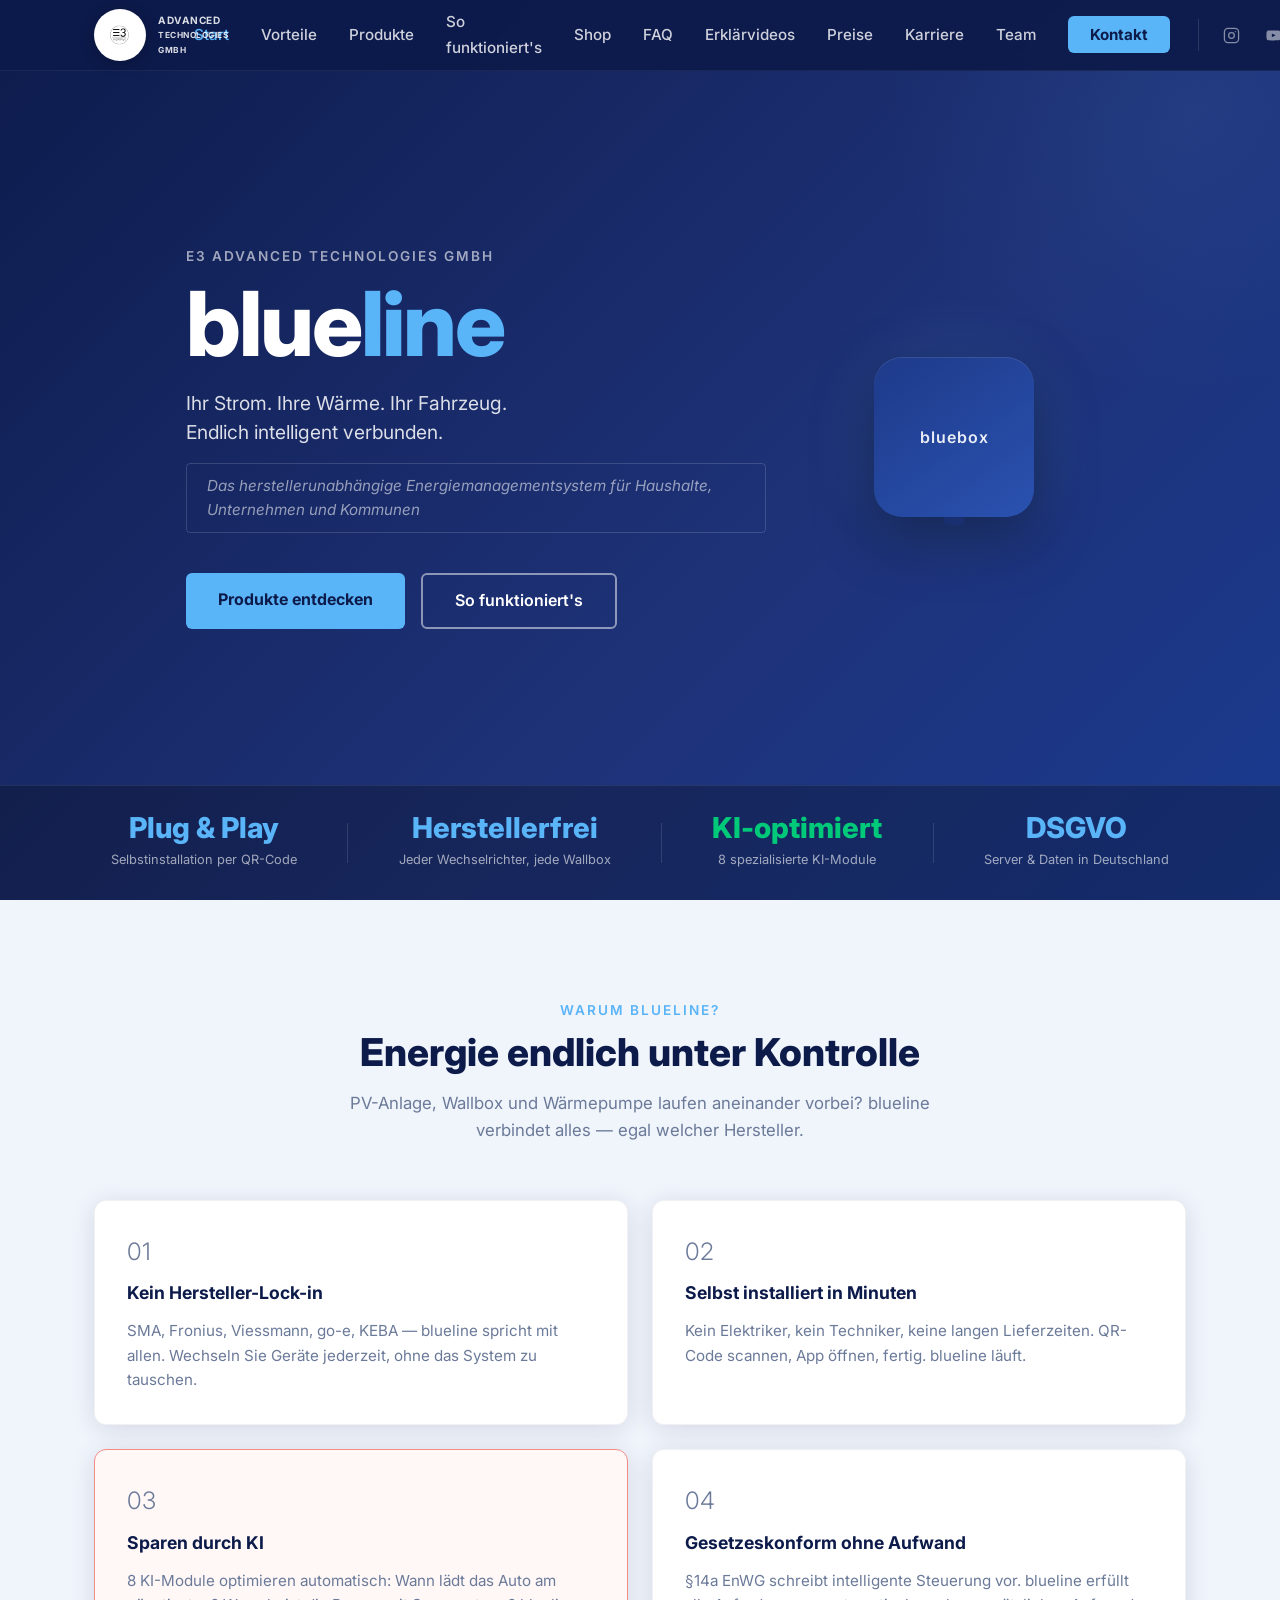
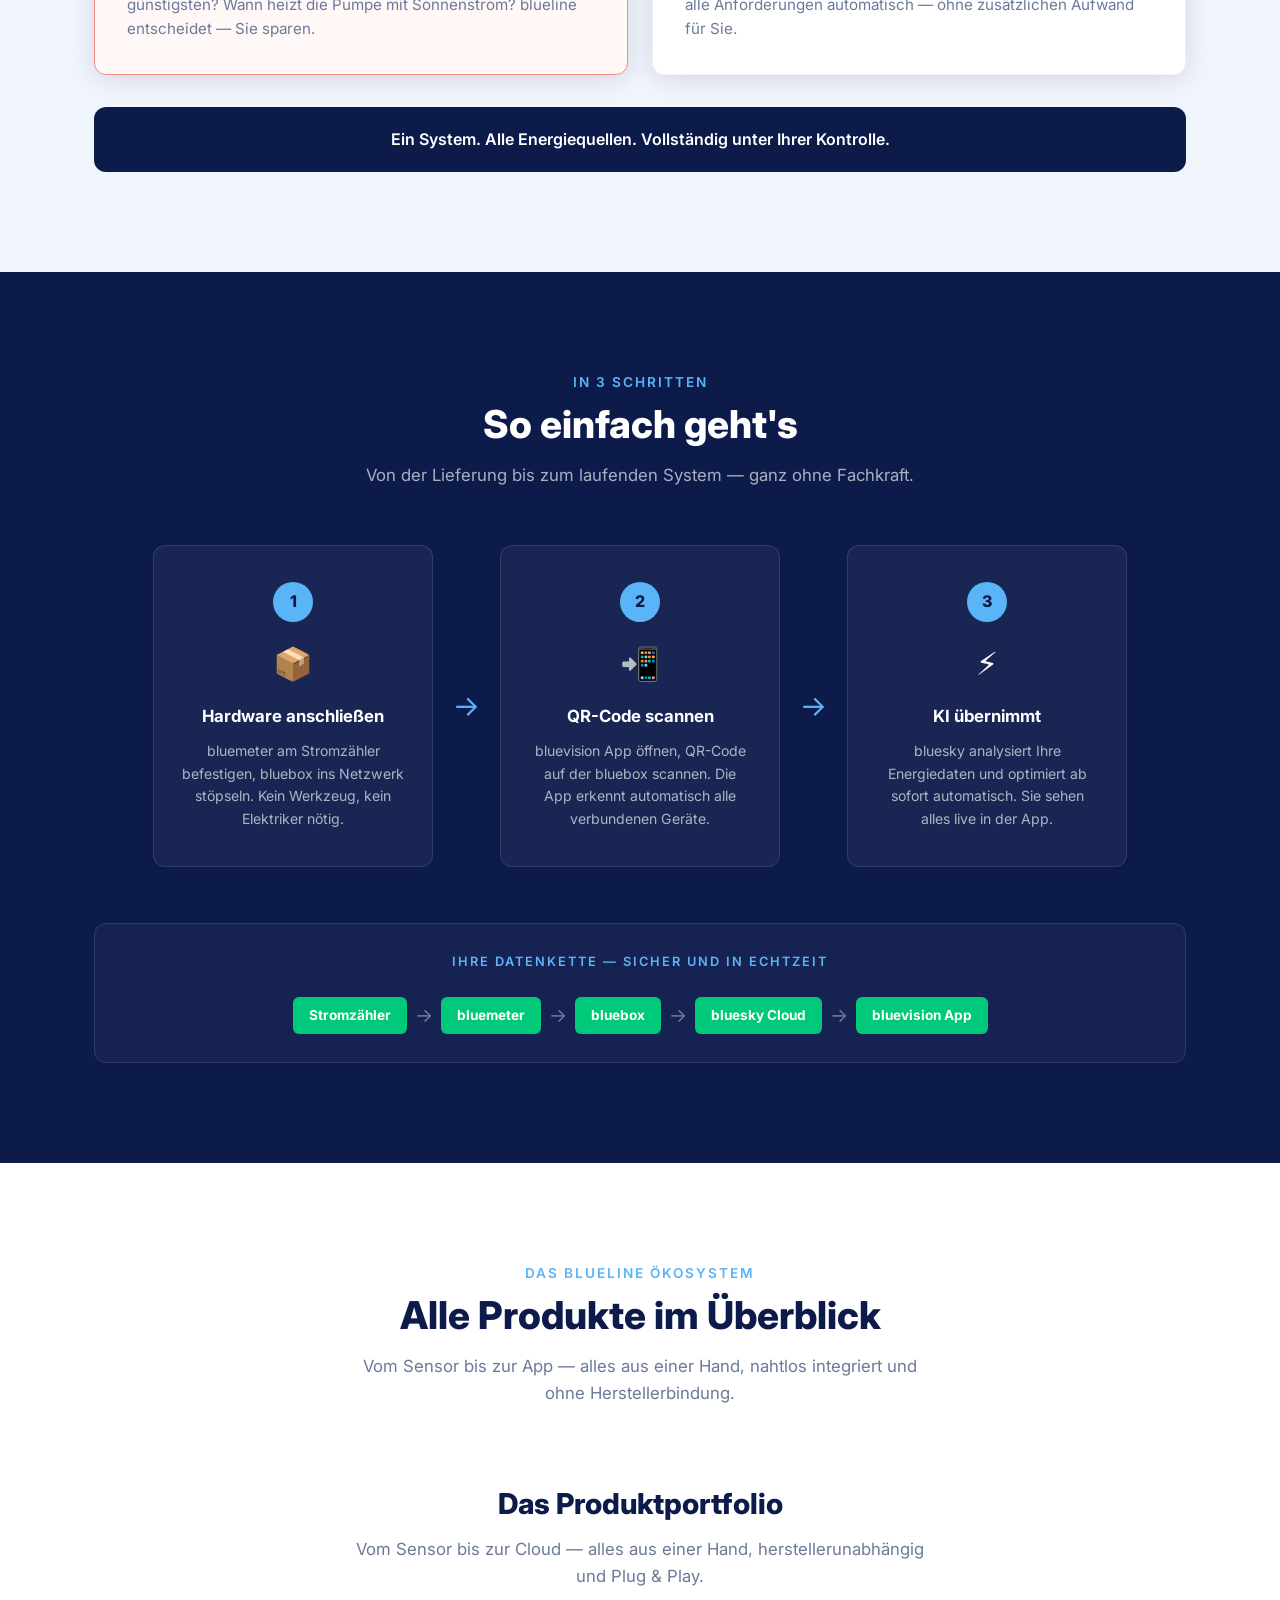
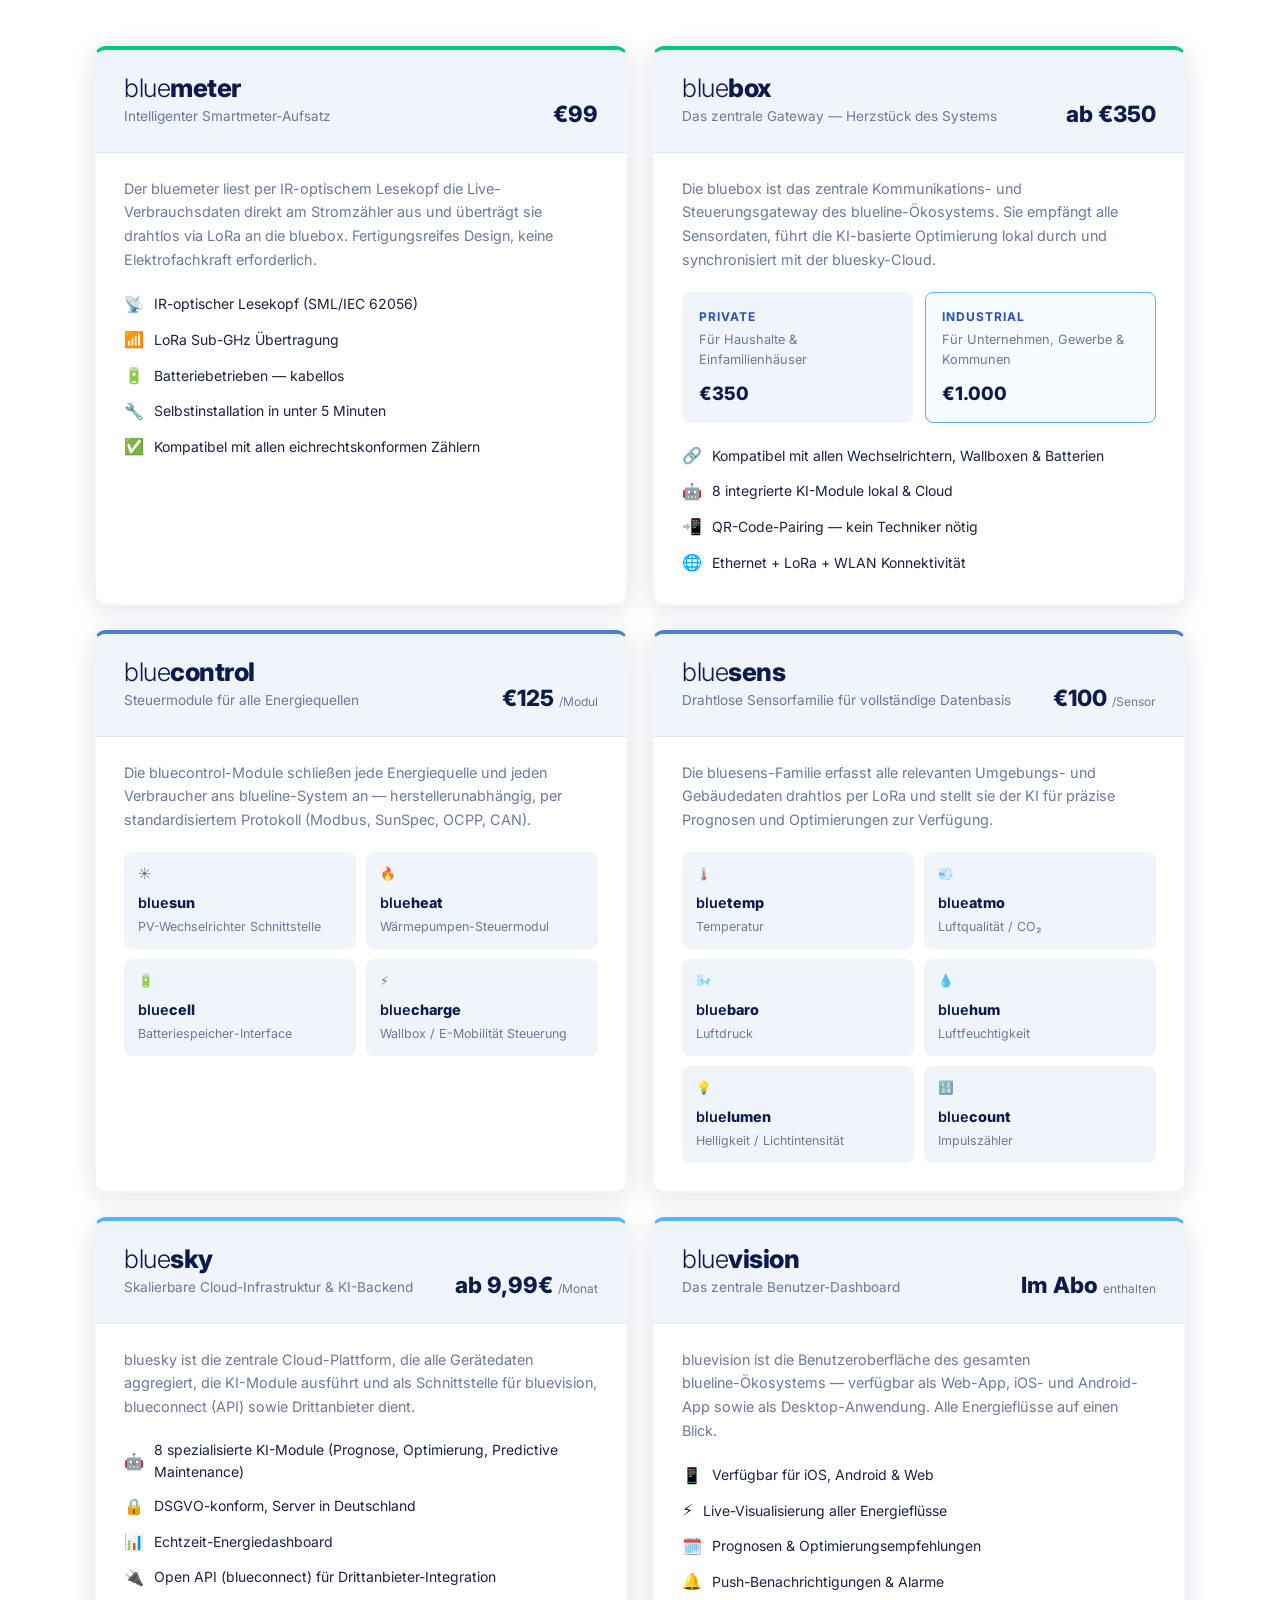
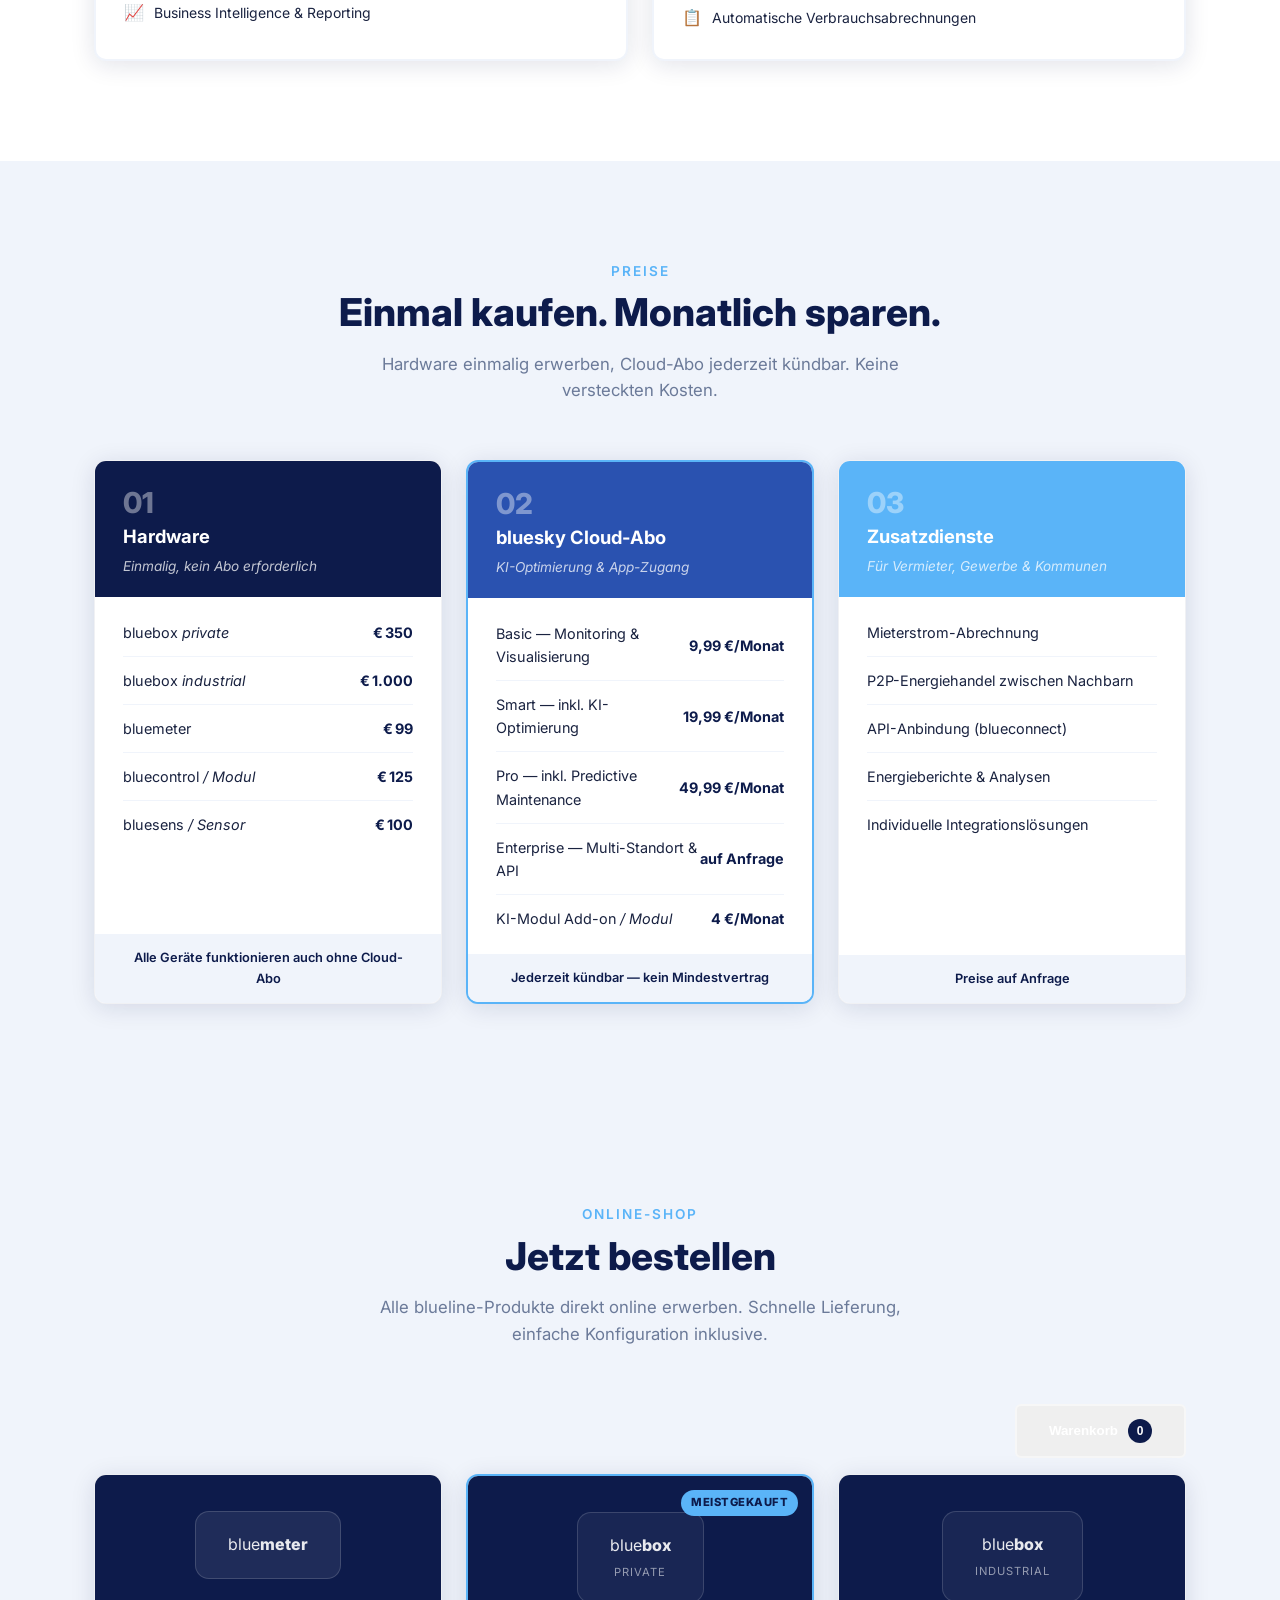
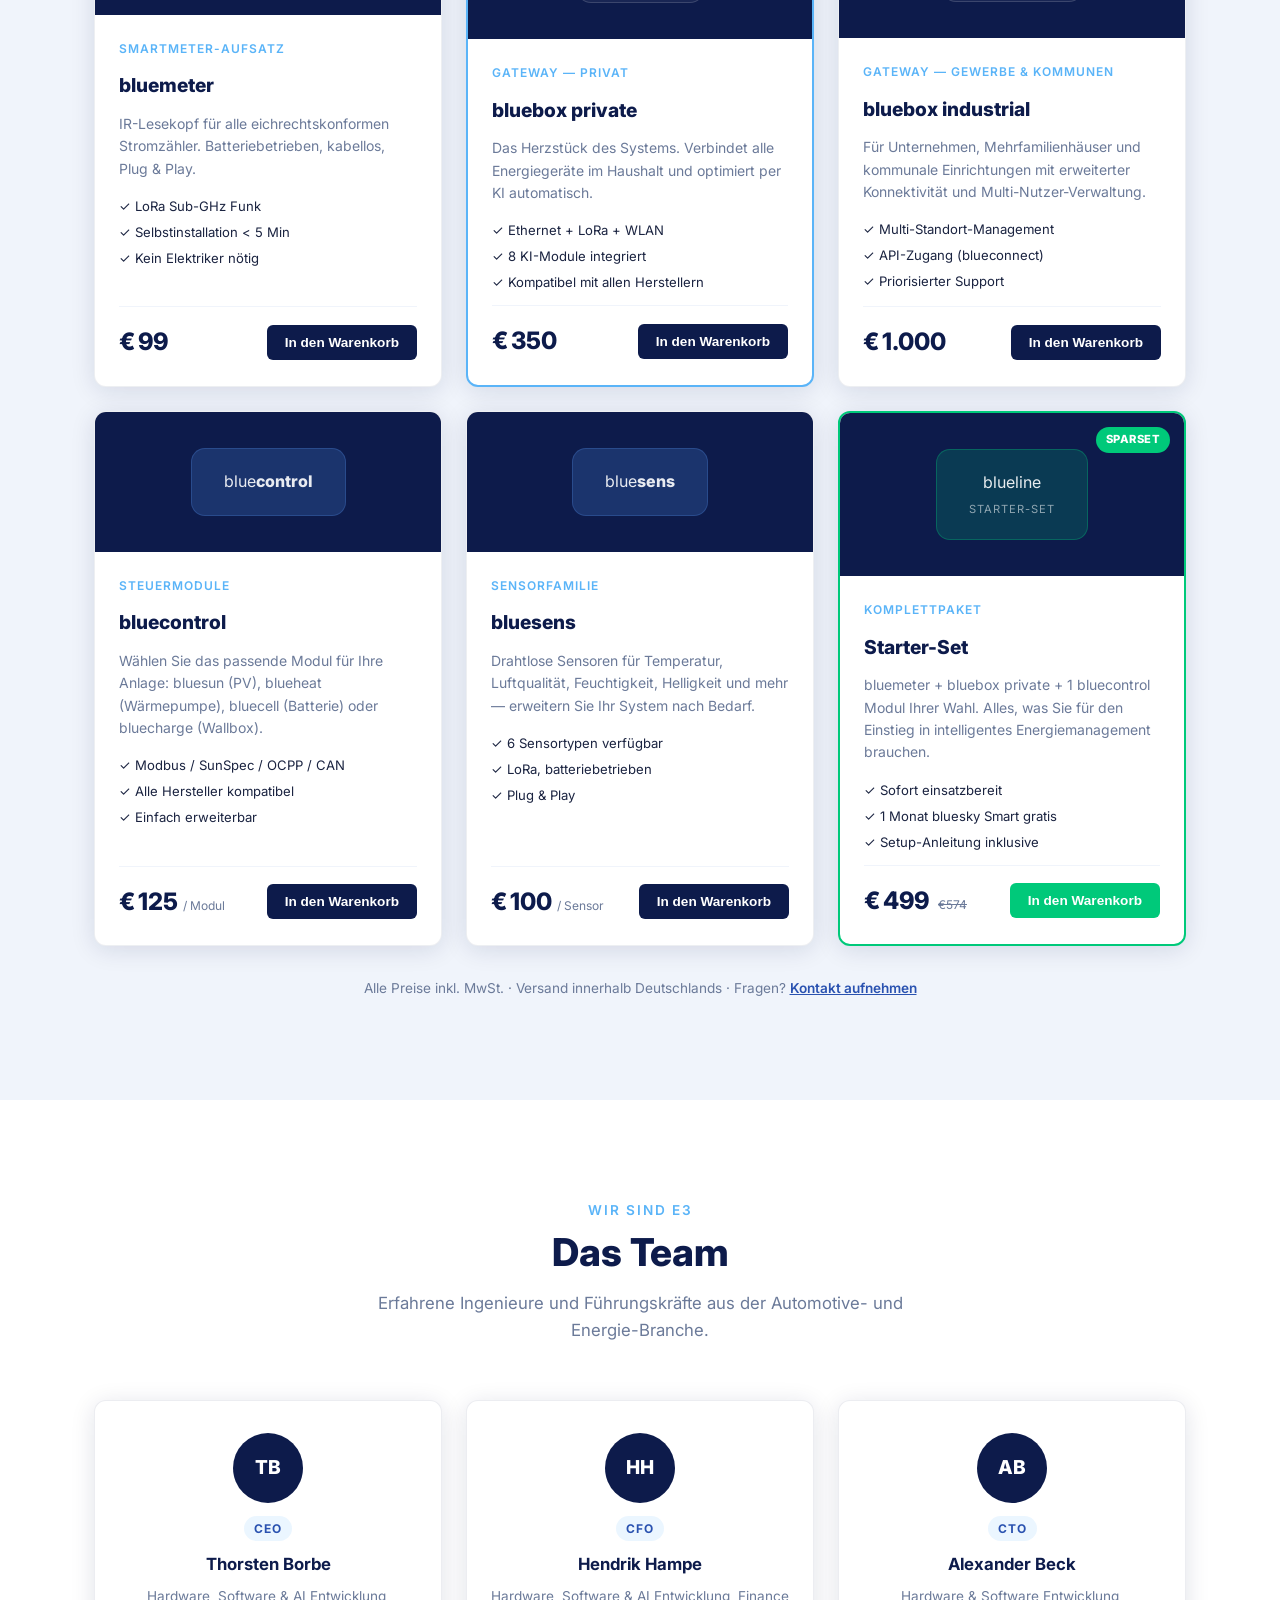
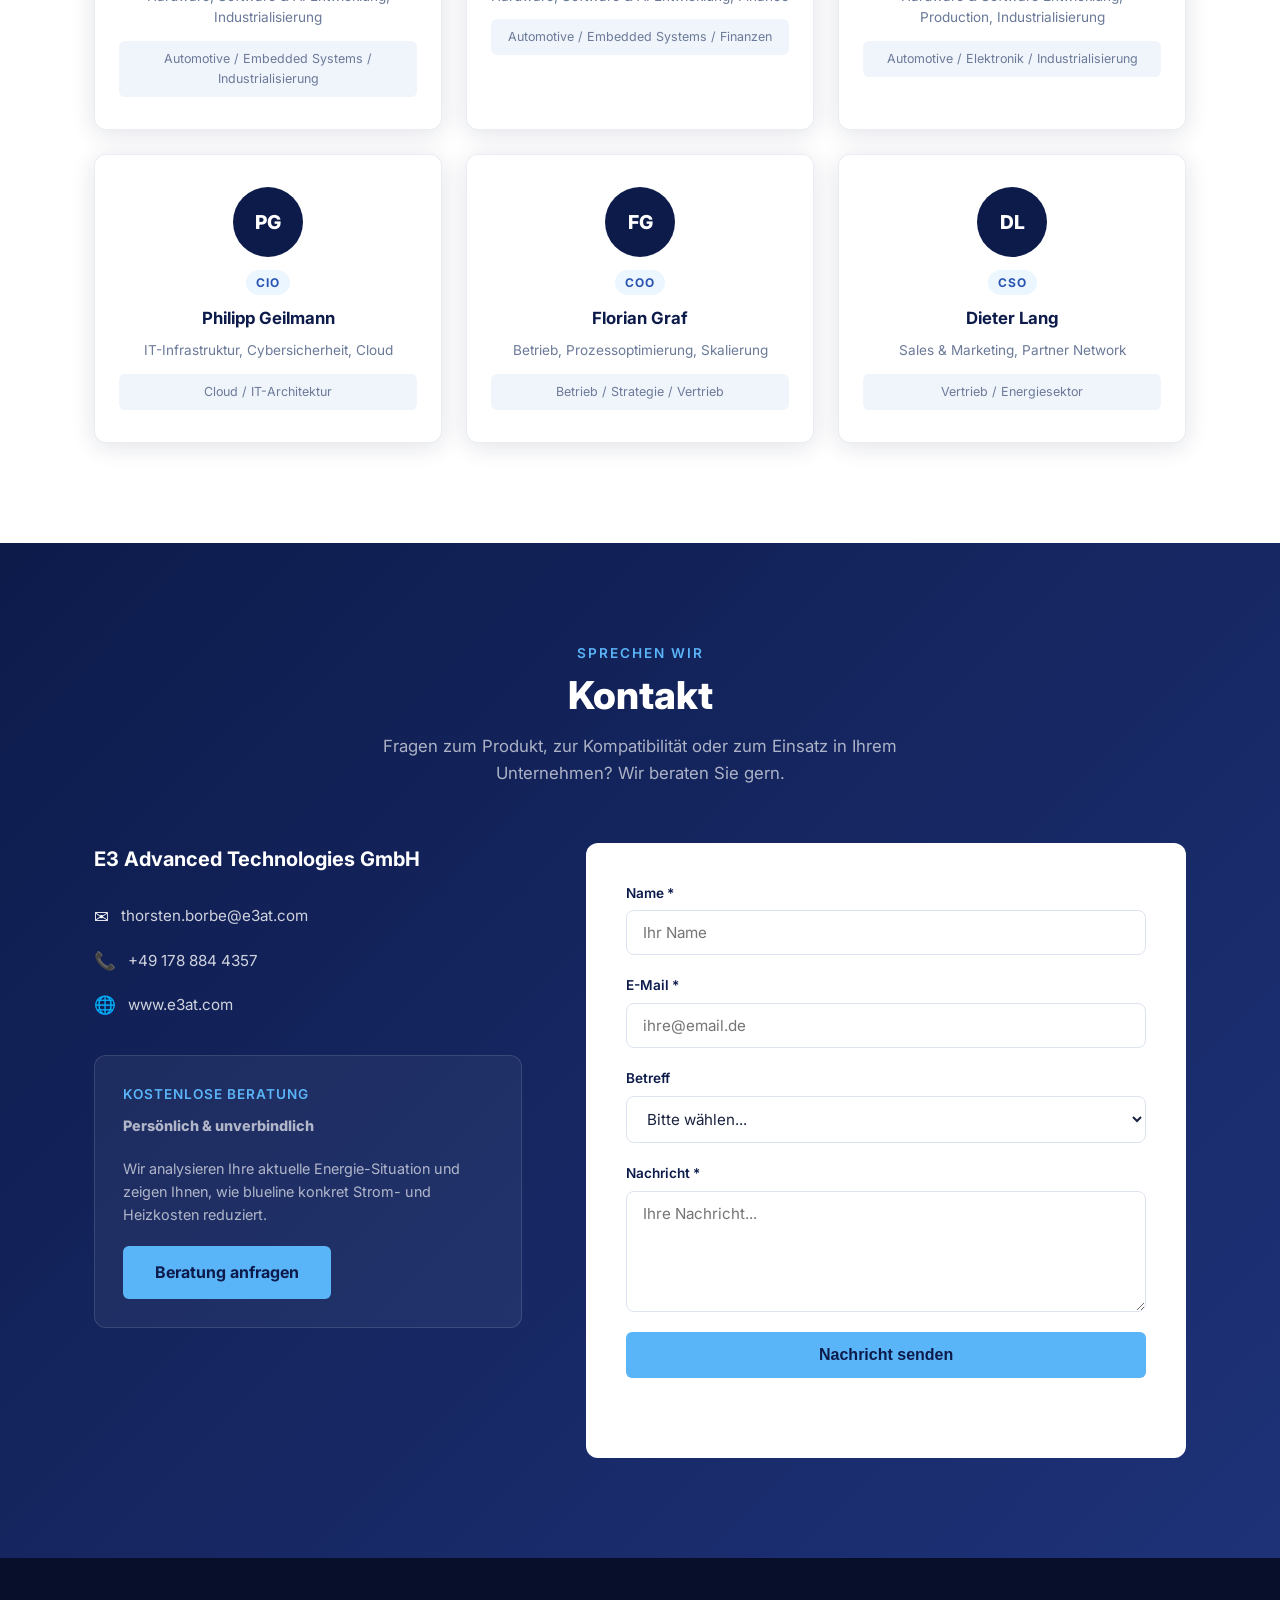
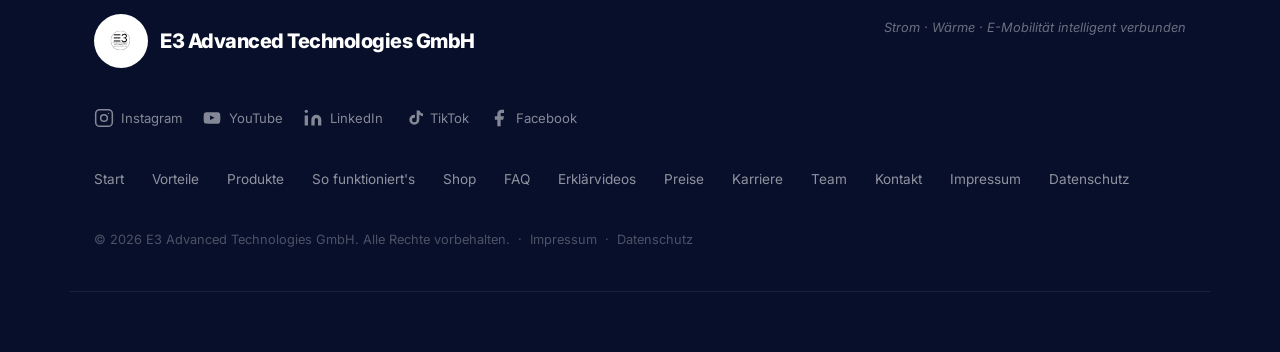
<file: index.html>
<!DOCTYPE html>
<html lang="de">
<head>
  <meta charset="UTF-8" />
  <meta name="viewport" content="width=device-width, initial-scale=1.0" />
  <meta name="description" content="blueline von E3 Advanced Technologies – das herstellerunabhängige Energiemanagementsystem für Haushalte, Unternehmen und Kommunen. Strom, Wärme und E-Mobilität intelligent verbunden." />
  <title>E3 Advanced Technologies GmbH – blueline</title>
  <link rel="stylesheet" href="assets/css/main.css" />
  <link rel="preconnect" href="https://fonts.googleapis.com" />
  <link href="https://fonts.googleapis.com/css2?family=Inter:wght@300;400;600;700;800&display=swap" rel="stylesheet" />
</head>
<body>

  <!-- ===== NAVIGATION ===== -->
  <header class="navbar" id="navbar">
    <div class="container nav-inner">
      <a href="#hero" class="nav-logo">
        <img src="assets/img/e3-logo.svg" alt="E3 Advanced Technologies GmbH Logo" class="logo-mark" />
        <span class="logo-text">ADVANCED<br><small>TECHNOLOGIES GMBH</small></span>
      </a>
      <nav>
        <ul class="nav-links" id="nav-links">
          <li><a href="#hero">Start</a></li>
          <li><a href="#vorteile">Vorteile</a></li>
          <li><a href="#produkt">Produkte</a></li>
          <li><a href="#so-funktionierts">So funktioniert's</a></li>
          <li><a href="#shop">Shop</a></li>
          <li><a href="faq.html">FAQ</a></li>
          <li><a href="videos.html">Erklärvideos</a></li>
          <li><a href="#preise">Preise</a></li>
          <li><a href="karriere.html">Karriere</a></li>
          <li><a href="#team">Team</a></li>
          <li><a href="#kontakt" class="btn-nav">Kontakt</a></li>
        </ul>
      </nav>
      <!-- Social Icons Navbar -->
      <div class="nav-social">
        <a href="#INSTAGRAM_URL" class="social-icon" aria-label="Instagram" target="_blank" rel="noopener noreferrer">
          <svg viewBox="0 0 24 24" fill="none" stroke="currentColor" stroke-width="1.8" stroke-linecap="round" stroke-linejoin="round"><rect x="2" y="2" width="20" height="20" rx="5" ry="5"/><circle cx="12" cy="12" r="4"/><circle cx="17.5" cy="6.5" r="0.8" fill="currentColor" stroke="none"/></svg>
        </a>
        <a href="#YOUTUBE_URL" class="social-icon" aria-label="YouTube" target="_blank" rel="noopener noreferrer">
          <svg viewBox="0 0 24 24" fill="currentColor"><path d="M21.8 8s-.2-1.4-.8-2c-.8-.8-1.6-.8-2-.9C16.2 5 12 5 12 5s-4.2 0-7 .1c-.4.1-1.2.1-2 .9-.6.6-.8 2-.8 2S2 9.6 2 11.2v1.5c0 1.6.2 3.2.2 3.2s.2 1.4.8 2c.8.8 1.8.8 2.3.8C6.8 19 12 19 12 19s4.2 0 7-.2c.4-.1 1.2-.1 2-.9.6-.6.8-2 .8-2s.2-1.6.2-3.2v-1.5C22 9.6 21.8 8 21.8 8zM9.7 14.5V9l5.4 2.8-5.4 2.7z"/></svg>
        </a>
        <a href="#LINKEDIN_URL" class="social-icon" aria-label="LinkedIn" target="_blank" rel="noopener noreferrer">
          <svg viewBox="0 0 24 24" fill="currentColor"><path d="M16 8a6 6 0 0 1 6 6v7h-4v-7a2 2 0 0 0-2-2 2 2 0 0 0-2 2v7h-4v-7a6 6 0 0 1 6-6z"/><rect x="2" y="9" width="4" height="12"/><circle cx="4" cy="4" r="2"/></svg>
        </a>
        <a href="#TIKTOK_URL" class="social-icon" aria-label="TikTok" target="_blank" rel="noopener noreferrer">
          <svg viewBox="0 0 24 24" fill="currentColor"><path d="M19.6 3h-3.2v11.4a2.8 2.8 0 1 1-2.8-2.8c.3 0 .5 0 .8.1V8.3a6.6 6.6 0 0 0-.8-.1 6 6 0 1 0 6 6V8.2a8.9 8.9 0 0 0 5.2 1.7V6.7a5.6 5.6 0 0 1-5.2-3.7z"/></svg>
        </a>
        <a href="#FACEBOOK_URL" class="social-icon" aria-label="Facebook" target="_blank" rel="noopener noreferrer">
          <svg viewBox="0 0 24 24" fill="currentColor"><path d="M18 2h-3a5 5 0 0 0-5 5v3H7v4h3v8h4v-8h3l1-4h-4V7a1 1 0 0 1 1-1h3z"/></svg>
        </a>
      </div>
      <button class="hamburger" id="hamburger" aria-label="Menü öffnen">
        <span></span><span></span><span></span>
      </button>
    </div>
  </header>

  <!-- ===== HERO ===== -->
  <section class="hero" id="hero">
    <div class="container hero-inner">
      <div class="hero-text">
        <p class="hero-eyebrow">E3 Advanced Technologies GmbH</p>
        <h1 class="hero-title">blue<span class="accent">line</span></h1>
        <p class="hero-subtitle">Ihr Strom. Ihre Wärme. Ihr Fahrzeug.<br>Endlich intelligent verbunden.</p>
        <p class="hero-tagline">Das herstellerunabhängige Energiemanagementsystem für Haushalte, Unternehmen und Kommunen</p>
        <div class="hero-cta">
          <a href="#produkt" class="btn-primary">Produkte entdecken</a>
          <a href="#so-funktionierts" class="btn-secondary">So funktioniert's</a>
        </div>
      </div>
      <div class="hero-image">
        <div class="hero-device-card">
          <div class="device-glow"></div>
          <div class="device-box">
            <span class="device-label">bluebox</span>
          </div>
        </div>
      </div>
    </div>

    <!-- Customer benefit bar -->
    <div class="stats-bar">
      <div class="container stats-grid">
        <div class="stat">
          <span class="stat-value accent">Plug &amp; Play</span>
          <span class="stat-label">Selbstinstallation per QR-Code</span>
        </div>
        <div class="stat-divider"></div>
        <div class="stat">
          <span class="stat-value accent">Herstellerfrei</span>
          <span class="stat-label">Jeder Wechselrichter, jede Wallbox</span>
        </div>
        <div class="stat-divider"></div>
        <div class="stat">
          <span class="stat-value green">KI-optimiert</span>
          <span class="stat-label">8 spezialisierte KI-Module</span>
        </div>
        <div class="stat-divider"></div>
        <div class="stat">
          <span class="stat-value accent">DSGVO</span>
          <span class="stat-label">Server &amp; Daten in Deutschland</span>
        </div>
      </div>
    </div>
  </section>

  <!-- ===== VORTEILE ===== -->
  <section class="problem" id="vorteile">
    <div class="container">
      <div class="section-header">
        <p class="section-eyebrow">Warum blueline?</p>
        <h2 class="section-title">Energie endlich unter Kontrolle</h2>
        <p class="section-desc">PV-Anlage, Wallbox und Wärmepumpe laufen aneinander vorbei? blueline verbindet alles — egal welcher Hersteller.</p>
      </div>
      <div class="problem-grid">
        <div class="problem-card">
          <span class="problem-number">01</span>
          <h3>Kein Hersteller-Lock-in</h3>
          <p>SMA, Fronius, Viessmann, go-e, KEBA — blueline spricht mit allen. Wechseln Sie Geräte jederzeit, ohne das System zu tauschen.</p>
        </div>
        <div class="problem-card">
          <span class="problem-number">02</span>
          <h3>Selbst installiert in Minuten</h3>
          <p>Kein Elektriker, kein Techniker, keine langen Lieferzeiten. QR-Code scannen, App öffnen, fertig. blueline läuft.</p>
        </div>
        <div class="problem-card highlight">
          <span class="problem-number">03</span>
          <h3>Sparen durch KI</h3>
          <p>8 KI-Module optimieren automatisch: Wann lädt das Auto am günstigsten? Wann heizt die Pumpe mit Sonnenstrom? blueline entscheidet — Sie sparen.</p>
        </div>
        <div class="problem-card">
          <span class="problem-number">04</span>
          <h3>Gesetzeskonform ohne Aufwand</h3>
          <p>§14a EnWG schreibt intelligente Steuerung vor. blueline erfüllt alle Anforderungen automatisch — ohne zusätzlichen Aufwand für Sie.</p>
        </div>
      </div>
      <div class="problem-conclusion">
        Ein System. Alle Energiequellen. Vollständig unter Ihrer Kontrolle.
      </div>
    </div>
  </section>

  <!-- ===== SO FUNKTIONIERT'S ===== -->
  <section class="how-it-works" id="so-funktionierts">
    <div class="container">
      <div class="section-header">
        <p class="section-eyebrow">In 3 Schritten</p>
        <h2 class="section-title">So einfach geht's</h2>
        <p class="section-desc">Von der Lieferung bis zum laufenden System — ganz ohne Fachkraft.</p>
      </div>
      <div class="steps-grid">
        <div class="step-card">
          <div class="step-number">1</div>
          <div class="step-icon">📦</div>
          <h3>Hardware anschließen</h3>
          <p>bluemeter am Stromzähler befestigen, bluebox ins Netzwerk stöpseln. Kein Werkzeug, kein Elektriker nötig.</p>
        </div>
        <div class="step-connector">→</div>
        <div class="step-card">
          <div class="step-number">2</div>
          <div class="step-icon">📲</div>
          <h3>QR-Code scannen</h3>
          <p>bluevision App öffnen, QR-Code auf der bluebox scannen. Die App erkennt automatisch alle verbundenen Geräte.</p>
        </div>
        <div class="step-connector">→</div>
        <div class="step-card">
          <div class="step-number">3</div>
          <div class="step-icon">⚡</div>
          <h3>KI übernimmt</h3>
          <p>bluesky analysiert Ihre Energiedaten und optimiert ab sofort automatisch. Sie sehen alles live in der App.</p>
        </div>
      </div>
      <div class="steps-chain">
        <p class="chain-title">Ihre Datenkette — sicher und in Echtzeit</p>
        <div class="chain-items">
          <span class="chain-node">Stromzähler</span>
          <span class="chain-arrow">→</span>
          <span class="chain-node">bluemeter</span>
          <span class="chain-arrow">→</span>
          <span class="chain-node">bluebox</span>
          <span class="chain-arrow">→</span>
          <span class="chain-node">bluesky Cloud</span>
          <span class="chain-arrow">→</span>
          <span class="chain-node">bluevision App</span>
        </div>
      </div>
    </div>
  </section>

  <!-- ===== PRODUKT / LÖSUNG ===== -->
  <section class="produkt" id="produkt">
    <div class="container">
      <div class="section-header">
        <p class="section-eyebrow">Das blueline Ökosystem</p>
        <h2 class="section-title">Alle Produkte im Überblick</h2>
        <p class="section-desc">Vom Sensor bis zur App — alles aus einer Hand, nahtlos integriert und ohne Herstellerbindung.</p>
      </div>

      <!-- Product lineup -->
      <div class="section-header" style="margin-top: 80px;">
        <h3 class="section-title" style="font-size: 1.8rem;">Das Produktportfolio</h3>
        <p class="section-desc">Vom Sensor bis zur Cloud — alles aus einer Hand, herstellerunabhängig und Plug &amp; Play.</p>
      </div>

      <!-- ROW 1: bluemeter + bluebox -->
      <div class="product-row">

        <!-- bluemeter -->
        <div class="product-card-full poc">
          <div class="product-card-header">
            <div class="product-card-title-row">
              <div>
                        <h4 class="product-name">blue<strong>meter</strong></h4>
                <p class="product-tagline">Intelligenter Smartmeter-Aufsatz</p>
              </div>
              <span class="product-price-big">€99</span>
            </div>
          </div>
          <div class="product-card-body">
            <p class="product-desc">Der bluemeter liest per IR-optischem Lesekopf die Live-Verbrauchsdaten direkt am Stromzähler aus und überträgt sie drahtlos via LoRa an die bluebox. Fertigungsreifes Design, keine Elektrofachkraft erforderlich.</p>
            <ul class="product-features-list">
              <li><span class="feat-icon">📡</span> IR-optischer Lesekopf (SML/IEC 62056)</li>
              <li><span class="feat-icon">📶</span> LoRa Sub-GHz Übertragung</li>
              <li><span class="feat-icon">🔋</span> Batteriebetrieben — kabellos</li>
              <li><span class="feat-icon">🔧</span> Selbstinstallation in unter 5 Minuten</li>
              <li><span class="feat-icon">✅</span> Kompatibel mit allen eichrechtskonformen Zählern</li>
            </ul>
          </div>
        </div>

        <!-- bluebox -->
        <div class="product-card-full poc">
          <div class="product-card-header">
            <div class="product-card-title-row">
              <div>
                <h4 class="product-name">blue<strong>box</strong></h4>
                <p class="product-tagline">Das zentrale Gateway — Herzstück des Systems</p>
              </div>
              <span class="product-price-big">ab €350</span>
            </div>
          </div>
          <div class="product-card-body">
            <p class="product-desc">Die bluebox ist das zentrale Kommunikations- und Steuerungsgateway des blueline-Ökosystems. Sie empfängt alle Sensordaten, führt die KI-basierte Optimierung lokal durch und synchronisiert mit der bluesky-Cloud.</p>
            <div class="product-variants">
              <div class="product-variant">
                <span class="variant-label">Private</span>
                <span class="variant-desc">Für Haushalte &amp; Einfamilienhäuser</span>
                <span class="variant-price">€350</span>
              </div>
              <div class="product-variant featured-variant">
                <span class="variant-label">Industrial</span>
                <span class="variant-desc">Für Unternehmen, Gewerbe &amp; Kommunen</span>
                <span class="variant-price">€1.000</span>
              </div>
            </div>
            <ul class="product-features-list">
              <li><span class="feat-icon">🔗</span> Kompatibel mit allen Wechselrichtern, Wallboxen &amp; Batterien</li>
              <li><span class="feat-icon">🤖</span> 8 integrierte KI-Module lokal &amp; Cloud</li>
              <li><span class="feat-icon">📲</span> QR-Code-Pairing — kein Techniker nötig</li>
              <li><span class="feat-icon">🌐</span> Ethernet + LoRa + WLAN Konnektivität</li>
            </ul>
          </div>
        </div>

      </div><!-- /row 1 -->

      <!-- ROW 2: bluecontrol + bluesens -->
      <div class="product-row" style="margin-top: 24px;">

        <!-- bluecontrol -->
        <div class="product-card-full design">
          <div class="product-card-header">
            <div class="product-card-title-row">
              <div>
                <h4 class="product-name">blue<strong>control</strong></h4>
                <p class="product-tagline">Steuermodule für alle Energiequellen</p>
              </div>
              <span class="product-price-big">€125 <small>/Modul</small></span>
            </div>
          </div>
          <div class="product-card-body">
            <p class="product-desc">Die bluecontrol-Module schließen jede Energiequelle und jeden Verbraucher ans blueline-System an — herstellerunabhängig, per standardisiertem Protokoll (Modbus, SunSpec, OCPP, CAN).</p>
            <div class="subproduct-grid">
              <div class="subproduct">
                <span class="subproduct-icon">☀️</span>
                <strong>blue<em>sun</em></strong>
                <span>PV-Wechselrichter Schnittstelle</span>
              </div>
              <div class="subproduct">
                <span class="subproduct-icon">🔥</span>
                <strong>blue<em>heat</em></strong>
                <span>Wärmepumpen-Steuermodul</span>
              </div>
              <div class="subproduct">
                <span class="subproduct-icon">🔋</span>
                <strong>blue<em>cell</em></strong>
                <span>Batteriespeicher-Interface</span>
              </div>
              <div class="subproduct">
                <span class="subproduct-icon">⚡</span>
                <strong>blue<em>charge</em></strong>
                <span>Wallbox / E-Mobilität Steuerung</span>
              </div>
            </div>
          </div>
        </div>

        <!-- bluesens -->
        <div class="product-card-full design">
          <div class="product-card-header">
            <div class="product-card-title-row">
              <div>
                <h4 class="product-name">blue<strong>sens</strong></h4>
                <p class="product-tagline">Drahtlose Sensorfamilie für vollständige Datenbasis</p>
              </div>
              <span class="product-price-big">€100 <small>/Sensor</small></span>
            </div>
          </div>
          <div class="product-card-body">
            <p class="product-desc">Die bluesens-Familie erfasst alle relevanten Umgebungs- und Gebäudedaten drahtlos per LoRa und stellt sie der KI für präzise Prognosen und Optimierungen zur Verfügung.</p>
            <div class="subproduct-grid">
              <div class="subproduct">
                <span class="subproduct-icon">🌡️</span>
                <strong>blue<em>temp</em></strong>
                <span>Temperatur</span>
              </div>
              <div class="subproduct">
                <span class="subproduct-icon">💨</span>
                <strong>blue<em>atmo</em></strong>
                <span>Luftqualität / CO₂</span>
              </div>
              <div class="subproduct">
                <span class="subproduct-icon">🌬️</span>
                <strong>blue<em>baro</em></strong>
                <span>Luftdruck</span>
              </div>
              <div class="subproduct">
                <span class="subproduct-icon">💧</span>
                <strong>blue<em>hum</em></strong>
                <span>Luftfeuchtigkeit</span>
              </div>
              <div class="subproduct">
                <span class="subproduct-icon">💡</span>
                <strong>blue<em>lumen</em></strong>
                <span>Helligkeit / Lichtintensität</span>
              </div>
              <div class="subproduct">
                <span class="subproduct-icon">🔢</span>
                <strong>blue<em>count</em></strong>
                <span>Impulszähler</span>
              </div>
            </div>
          </div>
        </div>

      </div><!-- /row 2 -->

      <!-- ROW 3: bluesky + bluevision (Cloud & App) -->
      <div class="product-row" style="margin-top: 24px;">

        <div class="product-card-full cloud-card">
          <div class="product-card-header">
            <div class="product-card-title-row">
              <div>
                <h4 class="product-name">blue<strong>sky</strong></h4>
                <p class="product-tagline">Skalierbare Cloud-Infrastruktur &amp; KI-Backend</p>
              </div>
              <span class="product-price-big">ab 9,99€ <small>/Monat</small></span>
            </div>
          </div>
          <div class="product-card-body">
            <p class="product-desc">bluesky ist die zentrale Cloud-Plattform, die alle Gerätedaten aggregiert, die KI-Module ausführt und als Schnittstelle für bluevision, blueconnect (API) sowie Drittanbieter dient.</p>
            <ul class="product-features-list">
              <li><span class="feat-icon">🤖</span> 8 spezialisierte KI-Module (Prognose, Optimierung, Predictive Maintenance)</li>
              <li><span class="feat-icon">🔒</span> DSGVO-konform, Server in Deutschland</li>
              <li><span class="feat-icon">📊</span> Echtzeit-Energiedashboard</li>
              <li><span class="feat-icon">🔌</span> Open API (blueconnect) für Drittanbieter-Integration</li>
              <li><span class="feat-icon">📈</span> Business Intelligence &amp; Reporting</li>
            </ul>
          </div>
        </div>

        <div class="product-card-full cloud-card">
          <div class="product-card-header">
            <div class="product-card-title-row">
              <div>
                <h4 class="product-name">blue<strong>vision</strong></h4>
                <p class="product-tagline">Das zentrale Benutzer-Dashboard</p>
              </div>
              <span class="product-price-big">Im Abo <small>enthalten</small></span>
            </div>
          </div>
          <div class="product-card-body">
            <p class="product-desc">bluevision ist die Benutzeroberfläche des gesamten blueline-Ökosystems — verfügbar als Web-App, iOS- und Android-App sowie als Desktop-Anwendung. Alle Energieflüsse auf einen Blick.</p>
            <ul class="product-features-list">
              <li><span class="feat-icon">📱</span> Verfügbar für iOS, Android &amp; Web</li>
              <li><span class="feat-icon">⚡</span> Live-Visualisierung aller Energieflüsse</li>
              <li><span class="feat-icon">🗓️</span> Prognosen &amp; Optimierungsempfehlungen</li>
              <li><span class="feat-icon">🔔</span> Push-Benachrichtigungen &amp; Alarme</li>
              <li><span class="feat-icon">📋</span> Automatische Verbrauchsabrechnungen</li>
            </ul>
          </div>
        </div>

      </div><!-- /row 3 -->


    </div>
  </section>

  <!-- ===== PREISE ===== -->
  <section class="preise" id="preise">
    <div class="container">
      <div class="section-header">
        <p class="section-eyebrow">Preise</p>
        <h2 class="section-title">Einmal kaufen. Monatlich sparen.</h2>
        <p class="section-desc">Hardware einmalig erwerben, Cloud-Abo jederzeit kündbar. Keine versteckten Kosten.</p>
      </div>

      <div class="pricing-grid">
        <!-- Hardware -->
        <div class="pricing-block">
          <div class="pricing-block-header hw">
            <span class="pricing-number">01</span>
            <h3>Hardware</h3>
            <p>Einmalig, kein Abo erforderlich</p>
          </div>
          <ul class="pricing-list">
            <li><span>bluebox <em>private</em></span><strong>€&thinsp;350</strong></li>
            <li><span>bluebox <em>industrial</em></span><strong>€&thinsp;1.000</strong></li>
            <li><span>bluemeter</span><strong>€&thinsp;99</strong></li>
            <li><span>bluecontrol <em>/ Modul</em></span><strong>€&thinsp;125</strong></li>
            <li><span>bluesens <em>/ Sensor</em></span><strong>€&thinsp;100</strong></li>
          </ul>
          <div class="pricing-footnote">Alle Geräte funktionieren auch ohne Cloud-Abo</div>
        </div>

        <!-- Cloud Abo -->
        <div class="pricing-block featured">
          <div class="pricing-block-header cloud">
            <span class="pricing-number">02</span>
            <h3>bluesky Cloud-Abo</h3>
            <p>KI-Optimierung &amp; App-Zugang</p>
          </div>
          <ul class="pricing-list">
            <li><span>Basic — Monitoring &amp; Visualisierung</span><strong>9,99 €/Monat</strong></li>
            <li><span>Smart — inkl. KI-Optimierung</span><strong>19,99 €/Monat</strong></li>
            <li><span>Pro — inkl. Predictive Maintenance</span><strong>49,99 €/Monat</strong></li>
            <li><span>Enterprise — Multi-Standort &amp; API</span><strong>auf Anfrage</strong></li>
            <li><span>KI-Modul Add-on <em>/ Modul</em></span><strong>4 €/Monat</strong></li>
          </ul>
          <div class="pricing-footnote">Jederzeit kündbar &mdash; kein Mindestvertrag</div>
        </div>

        <!-- Zusatzdienste -->
        <div class="pricing-block">
          <div class="pricing-block-header saas">
            <span class="pricing-number">03</span>
            <h3>Zusatzdienste</h3>
            <p>Für Vermieter, Gewerbe &amp; Kommunen</p>
          </div>
          <ul class="pricing-list">
            <li><span>Mieterstrom-Abrechnung</span></li>
            <li><span>P2P-Energiehandel zwischen Nachbarn</span></li>
            <li><span>API-Anbindung (blueconnect)</span></li>
            <li><span>Energieberichte &amp; Analysen</span></li>
            <li><span>Individuelle Integrationslösungen</span></li>
          </ul>
          <div class="pricing-footnote">Preise auf Anfrage</div>
        </div>
      </div>
    </div>
  </section>

  <!-- ===== SHOP ===== -->
  <section class="shop" id="shop">
    <div class="container">
      <div class="section-header">
        <p class="section-eyebrow">Online-Shop</p>
        <h2 class="section-title">Jetzt bestellen</h2>
        <p class="section-desc">Alle blueline-Produkte direkt online erwerben. Schnelle Lieferung, einfache Konfiguration inklusive.</p>
      </div>

      <div class="shop-toolbar">
        <button type="button" class="btn-secondary cart-open" id="cart-open">
          Warenkorb <span class="cart-count" id="cart-count">0</span>
        </button>
      </div>

      <div class="shop-grid">

        <!-- bluemeter -->
        <div class="shop-card">
          <div class="shop-card-img">
            <div class="shop-device-mock">
              <span>blue<strong>meter</strong></span>
            </div>
          </div>
          <div class="shop-card-body">
            <p class="shop-category">Smartmeter-Aufsatz</p>
            <h3>bluemeter</h3>
            <p class="shop-desc">IR-Lesekopf für alle eichrechtskonformen Stromzähler. Batteriebetrieben, kabellos, Plug &amp; Play.</p>
            <ul class="shop-highlights">
              <li>&#10003; LoRa Sub-GHz Funk</li>
              <li>&#10003; Selbstinstallation &lt; 5 Min</li>
              <li>&#10003; Kein Elektriker nötig</li>
            </ul>
            <div class="shop-card-footer">
              <span class="shop-price">&euro;&thinsp;99</span>
              <button type="button" class="btn-shop add-to-cart" data-product="bluemeter" data-price="99">In den Warenkorb</button>
            </div>
          </div>
        </div>

        <!-- bluebox private -->
        <div class="shop-card shop-featured">
          <div class="shop-badge">Meistgekauft</div>
          <div class="shop-card-img">
            <div class="shop-device-mock dark">
              <span>blue<strong>box</strong></span>
              <small>private</small>
            </div>
          </div>
          <div class="shop-card-body">
            <p class="shop-category">Gateway &mdash; Privat</p>
            <h3>bluebox private</h3>
            <p class="shop-desc">Das Herzstück des Systems. Verbindet alle Energiegeräte im Haushalt und optimiert per KI automatisch.</p>
            <ul class="shop-highlights">
              <li>&#10003; Ethernet + LoRa + WLAN</li>
              <li>&#10003; 8 KI-Module integriert</li>
              <li>&#10003; Kompatibel mit allen Herstellern</li>
            </ul>
            <div class="shop-card-footer">
              <span class="shop-price">&euro;&thinsp;350</span>
              <button type="button" class="btn-shop add-to-cart" data-product="bluebox private" data-price="350">In den Warenkorb</button>
            </div>
          </div>
        </div>

        <!-- bluebox industrial -->
        <div class="shop-card">
          <div class="shop-card-img">
            <div class="shop-device-mock dark">
              <span>blue<strong>box</strong></span>
              <small>industrial</small>
            </div>
          </div>
          <div class="shop-card-body">
            <p class="shop-category">Gateway &mdash; Gewerbe &amp; Kommunen</p>
            <h3>bluebox industrial</h3>
            <p class="shop-desc">Für Unternehmen, Mehrfamilienhäuser und kommunale Einrichtungen mit erweiterter Konnektivität und Multi-Nutzer-Verwaltung.</p>
            <ul class="shop-highlights">
              <li>&#10003; Multi-Standort-Management</li>
              <li>&#10003; API-Zugang (blueconnect)</li>
              <li>&#10003; Priorisierter Support</li>
            </ul>
            <div class="shop-card-footer">
              <span class="shop-price">&euro;&thinsp;1.000</span>
              <button type="button" class="btn-shop add-to-cart" data-product="bluebox industrial" data-price="1000">In den Warenkorb</button>
            </div>
          </div>
        </div>

        <!-- bluecontrol -->
        <div class="shop-card">
          <div class="shop-card-img">
            <div class="shop-device-mock blue">
              <span>blue<strong>control</strong></span>
            </div>
          </div>
          <div class="shop-card-body">
            <p class="shop-category">Steuermodule</p>
            <h3>bluecontrol</h3>
            <p class="shop-desc">Wählen Sie das passende Modul für Ihre Anlage: bluesun (PV), blueheat (Wärmepumpe), bluecell (Batterie) oder bluecharge (Wallbox).</p>
            <ul class="shop-highlights">
              <li>&#10003; Modbus / SunSpec / OCPP / CAN</li>
              <li>&#10003; Alle Hersteller kompatibel</li>
              <li>&#10003; Einfach erweiterbar</li>
            </ul>
            <div class="shop-card-footer">
              <span class="shop-price">&euro;&thinsp;125 <small>/ Modul</small></span>
              <button type="button" class="btn-shop add-to-cart" data-product="bluecontrol Modul" data-price="125">In den Warenkorb</button>
            </div>
          </div>
        </div>

        <!-- bluesens -->
        <div class="shop-card">
          <div class="shop-card-img">
            <div class="shop-device-mock blue">
              <span>blue<strong>sens</strong></span>
            </div>
          </div>
          <div class="shop-card-body">
            <p class="shop-category">Sensorfamilie</p>
            <h3>bluesens</h3>
            <p class="shop-desc">Drahtlose Sensoren für Temperatur, Luftqualität, Feuchtigkeit, Helligkeit und mehr &mdash; erweitern Sie Ihr System nach Bedarf.</p>
            <ul class="shop-highlights">
              <li>&#10003; 6 Sensortypen verfügbar</li>
              <li>&#10003; LoRa, batteriebetrieben</li>
              <li>&#10003; Plug &amp; Play</li>
            </ul>
            <div class="shop-card-footer">
              <span class="shop-price">&euro;&thinsp;100 <small>/ Sensor</small></span>
              <button type="button" class="btn-shop add-to-cart" data-product="bluesens Sensor" data-price="100">In den Warenkorb</button>
            </div>
          </div>
        </div>

        <!-- Starter-Set -->
        <div class="shop-card shop-bundle">
          <div class="shop-badge bundle-badge">Sparset</div>
          <div class="shop-card-img">
            <div class="shop-device-mock green">
              <span>blueline</span>
              <small>Starter-Set</small>
            </div>
          </div>
          <div class="shop-card-body">
            <p class="shop-category">Komplettpaket</p>
            <h3>Starter-Set</h3>
            <p class="shop-desc">bluemeter + bluebox private + 1 bluecontrol Modul Ihrer Wahl. Alles, was Sie für den Einstieg in intelligentes Energiemanagement brauchen.</p>
            <ul class="shop-highlights">
              <li>&#10003; Sofort einsatzbereit</li>
              <li>&#10003; 1 Monat bluesky Smart gratis</li>
              <li>&#10003; Setup-Anleitung inklusive</li>
            </ul>
            <div class="shop-card-footer">
              <span class="shop-price">&euro;&thinsp;499 <small class="shop-old-price">&euro;574</small></span>
              <button type="button" class="btn-shop btn-shop-green add-to-cart" data-product="blueline Starter-Set" data-price="499">In den Warenkorb</button>
            </div>
          </div>
        </div>

      </div><!-- /shop-grid -->

      <p class="shop-note">Alle Preise inkl. MwSt. &middot; Versand innerhalb Deutschlands &middot; Fragen? <a href="#kontakt">Kontakt aufnehmen</a></p>

      <aside class="cart-drawer" id="cart-drawer" hidden aria-label="Warenkorb">
        <div class="cart-header">
          <h3>Warenkorb</h3>
          <button type="button" class="cart-close" id="cart-close" aria-label="Warenkorb schließen">&times;</button>
        </div>
        <ul class="cart-items" id="cart-items"></ul>
        <p class="cart-empty" id="cart-empty">Dein Warenkorb ist aktuell leer.</p>
        <div class="cart-footer">
          <div class="cart-total-line">
            <span>Gesamt</span>
            <strong id="cart-total">0,00 €</strong>
          </div>
          <div class="cart-actions">
            <button type="button" class="btn-secondary" id="cart-clear">Leeren</button>
            <button type="button" class="btn-primary" id="cart-checkout">Zur Kasse</button>
          </div>
          <div class="cart-checkout-panel" id="cart-checkout-panel">
            <p class="cart-checkout-label">Zahlungsart wählen</p>
            <div class="payment-grid">
              <label class="payment-option"><input type="radio" name="payment-method" value="Visa / Mastercard" /> Visa / Mastercard</label>
              <label class="payment-option"><input type="radio" name="payment-method" value="PayPal" /> PayPal</label>
              <label class="payment-option"><input type="radio" name="payment-method" value="Klarna (Clarna)" /> Klarna (Clarna)</label>
              <label class="payment-option"><input type="radio" name="payment-method" value="SEPA" /> SEPA</label>
              <label class="payment-option"><input type="radio" name="payment-method" value="giropay" /> giropay</label>
            </div>
            <div class="cart-checkout-field">
              <label for="checkout-email">E-Mail für Bestellbestätigung</label>
              <input type="email" id="checkout-email" name="checkout-email" placeholder="name@beispiel.de" autocomplete="email" />
            </div>
            <button type="button" class="btn-primary btn-full cart-pay-btn" id="checkout-submit">Jetzt sicher bezahlen</button>
          </div>
          <p class="cart-note" id="cart-note" aria-live="polite"></p>
        </div>
      </aside>
    </div>
  </section>

  <!-- ===== TEAM ===== -->
  <section class="team" id="team">
    <div class="container">
      <div class="section-header">
        <p class="section-eyebrow">Wir sind E3</p>
        <h2 class="section-title">Das Team</h2>
        <p class="section-desc">Erfahrene Ingenieure und Führungskräfte aus der Automotive- und Energie-Branche.</p>
      </div>
      <div class="team-grid">

        <div class="team-card">
          <div class="team-avatar">TB</div>
          <span class="team-role">CEO</span>
          <h4>Thorsten Borbe</h4>
          <p>Hardware, Software &amp; AI Entwicklung, Industrialisierung</p>
          <span class="team-bg">Automotive / Embedded Systems / Industrialisierung</span>
        </div>

        <div class="team-card">
          <div class="team-avatar">HH</div>
          <span class="team-role">CFO</span>
          <h4>Hendrik Hampe</h4>
          <p>Hardware, Software &amp; AI Entwicklung, Finance</p>
          <span class="team-bg">Automotive / Embedded Systems / Finanzen</span>
        </div>

        <div class="team-card">
          <div class="team-avatar">AB</div>
          <span class="team-role">CTO</span>
          <h4>Alexander Beck</h4>
          <p>Hardware &amp; Software Entwicklung, Production, Industrialisierung</p>
          <span class="team-bg">Automotive / Elektronik / Industrialisierung</span>
        </div>

        <div class="team-card">
          <div class="team-avatar">PG</div>
          <span class="team-role">CIO</span>
          <h4>Philipp Geilmann</h4>
          <p>IT-Infrastruktur, Cybersicherheit, Cloud</p>
          <span class="team-bg">Cloud / IT-Architektur</span>
        </div>

        <div class="team-card">
          <div class="team-avatar">FG</div>
          <span class="team-role">COO</span>
          <h4>Florian Graf</h4>
          <p>Betrieb, Prozessoptimierung, Skalierung</p>
          <span class="team-bg">Betrieb / Strategie / Vertrieb</span>
        </div>

        <div class="team-card">
          <div class="team-avatar">DL</div>
          <span class="team-role">CSO</span>
          <h4>Dieter Lang</h4>
          <p>Sales &amp; Marketing, Partner Network</p>
          <span class="team-bg">Vertrieb / Energiesektor</span>
        </div>

      </div>
    </div>
  </section>

  <!-- ===== KONTAKT ===== -->
  <section class="kontakt" id="kontakt">
    <div class="container">
      <div class="section-header">
        <p class="section-eyebrow">Sprechen wir</p>
        <h2 class="section-title">Kontakt</h2>
        <p class="section-desc">Fragen zum Produkt, zur Kompatibilität oder zum Einsatz in Ihrem Unternehmen? Wir beraten Sie gern.</p>
      </div>

      <div class="kontakt-grid">
        <div class="kontakt-info">
          <h3>E3 Advanced Technologies GmbH</h3>
          <div class="kontakt-item">
            <span class="kontakt-icon">✉</span>
            <a href="mailto:thorsten.borbe@e3at.com">thorsten.borbe@e3at.com</a>
          </div>
          <div class="kontakt-item">
            <span class="kontakt-icon">📞</span>
            <a href="tel:+491788844357">+49 178 884 4357</a>
          </div>
          <div class="kontakt-item">
            <span class="kontakt-icon">🌐</span>
            <a href="https://www.e3at.com" target="_blank" rel="noopener noreferrer">www.e3at.com</a>
          </div>

          <div class="invest-box">
            <h4>Kostenlose Beratung</h4>
            <p class="invest-amount">Persönlich &amp; unverbindlich</p>
            <p>Wir analysieren Ihre aktuelle Energie-Situation und zeigen Ihnen, wie blueline konkret Strom- und Heizkosten reduziert.</p>
            <a href="mailto:thorsten.borbe@e3at.com?subject=Beratungsanfrage%20blueline" class="btn-primary">Beratung anfragen</a>
          </div>
        </div>

        <form class="kontakt-form" id="kontakt-form" novalidate>
          <div class="form-group">
            <label for="name">Name *</label>
            <input type="text" id="name" name="name" placeholder="Ihr Name" required autocomplete="name" />
          </div>
          <div class="form-group">
            <label for="email">E-Mail *</label>
            <input type="email" id="email" name="email" placeholder="ihre@email.de" required autocomplete="email" />
          </div>
          <div class="form-group">
            <label for="betreff">Betreff</label>
            <select id="betreff" name="betreff">
              <option value="">Bitte wählen...</option>
              <option value="produkt">Produktanfrage</option>
              <option value="beratung">Persönliche Beratung</option>
              <option value="partner">Partnerschaft / Handel</option>
              <option value="sonstiges">Sonstiges</option>
            </select>
          </div>
          <div class="form-group">
            <label for="nachricht">Nachricht *</label>
            <textarea id="nachricht" name="nachricht" rows="5" placeholder="Ihre Nachricht..." required></textarea>
          </div>
          <button type="submit" class="btn-primary btn-full">Nachricht senden</button>
          <p class="form-notice" id="form-notice"></p>
        </form>
      </div>
    </div>
  </section>

  <!-- ===== FOOTER ===== -->
  <footer class="footer">
    <div class="container footer-inner">
      <div class="footer-logo">
        <img src="assets/img/e3-logo.svg" alt="E3 Advanced Technologies GmbH Logo" class="footer-logo-mark" />
        <span class="footer-brand">E3 Advanced Technologies GmbH</span>
      </div>
      <p class="footer-tagline">Strom &middot; Wärme &middot; E-Mobilität intelligent verbunden</p>

      <!-- Social Media -->
      <div class="footer-social">
        <a href="#INSTAGRAM_URL" class="footer-social-icon" aria-label="Instagram" target="_blank" rel="noopener noreferrer">
          <svg viewBox="0 0 24 24" fill="none" stroke="currentColor" stroke-width="1.8" stroke-linecap="round" stroke-linejoin="round"><rect x="2" y="2" width="20" height="20" rx="5" ry="5"/><circle cx="12" cy="12" r="4"/><circle cx="17.5" cy="6.5" r="0.8" fill="currentColor" stroke="none"/></svg>
          <span>Instagram</span>
        </a>
        <a href="#YOUTUBE_URL" class="footer-social-icon" aria-label="YouTube" target="_blank" rel="noopener noreferrer">
          <svg viewBox="0 0 24 24" fill="currentColor"><path d="M21.8 8s-.2-1.4-.8-2c-.8-.8-1.6-.8-2-.9C16.2 5 12 5 12 5s-4.2 0-7 .1c-.4.1-1.2.1-2 .9-.6.6-.8 2-.8 2S2 9.6 2 11.2v1.5c0 1.6.2 3.2.2 3.2s.2 1.4.8 2c.8.8 1.8.8 2.3.8C6.8 19 12 19 12 19s4.2 0 7-.2c.4-.1 1.2-.1 2-.9.6-.6.8-2 .8-2s.2-1.6.2-3.2v-1.5C22 9.6 21.8 8 21.8 8zM9.7 14.5V9l5.4 2.8-5.4 2.7z"/></svg>
          <span>YouTube</span>
        </a>
        <a href="#LINKEDIN_URL" class="footer-social-icon" aria-label="LinkedIn" target="_blank" rel="noopener noreferrer">
          <svg viewBox="0 0 24 24" fill="currentColor"><path d="M16 8a6 6 0 0 1 6 6v7h-4v-7a2 2 0 0 0-2-2 2 2 0 0 0-2 2v7h-4v-7a6 6 0 0 1 6-6z"/><rect x="2" y="9" width="4" height="12"/><circle cx="4" cy="4" r="2"/></svg>
          <span>LinkedIn</span>
        </a>
        <a href="#TIKTOK_URL" class="footer-social-icon" aria-label="TikTok" target="_blank" rel="noopener noreferrer">
          <svg viewBox="0 0 24 24" fill="currentColor"><path d="M19.6 3h-3.2v11.4a2.8 2.8 0 1 1-2.8-2.8c.3 0 .5 0 .8.1V8.3a6.6 6.6 0 0 0-.8-.1 6 6 0 1 0 6 6V8.2a8.9 8.9 0 0 0 5.2 1.7V6.7a5.6 5.6 0 0 1-5.2-3.7z"/></svg>
          <span>TikTok</span>
        </a>
        <a href="#FACEBOOK_URL" class="footer-social-icon" aria-label="Facebook" target="_blank" rel="noopener noreferrer">
          <svg viewBox="0 0 24 24" fill="currentColor"><path d="M18 2h-3a5 5 0 0 0-5 5v3H7v4h3v8h4v-8h3l1-4h-4V7a1 1 0 0 1 1-1h3z"/></svg>
          <span>Facebook</span>
        </a>
      </div>
      <div class="footer-links">
        <a href="#hero">Start</a>
        <a href="#vorteile">Vorteile</a>
        <a href="#produkt">Produkte</a>
        <a href="#so-funktionierts">So funktioniert's</a>
        <a href="#shop">Shop</a>
        <a href="faq.html">FAQ</a>
        <a href="videos.html">Erklärvideos</a>
        <a href="#preise">Preise</a>
        <a href="karriere.html">Karriere</a>
        <a href="#team">Team</a>
        <a href="#kontakt">Kontakt</a>
        <a href="impressum.html">Impressum</a>
        <a href="datenschutz.html">Datenschutz</a>
      </div>
      <p class="footer-copy">
        &copy; 2026 E3 Advanced Technologies GmbH. Alle Rechte vorbehalten. &nbsp;&middot;&nbsp;
        <a href="impressum.html">Impressum</a> &nbsp;&middot;&nbsp;
        <a href="datenschutz.html">Datenschutz</a>
      </p>
    </div>
  </footer>

  <script src="assets/js/main.js"></script>
</body>
</html>
</file>
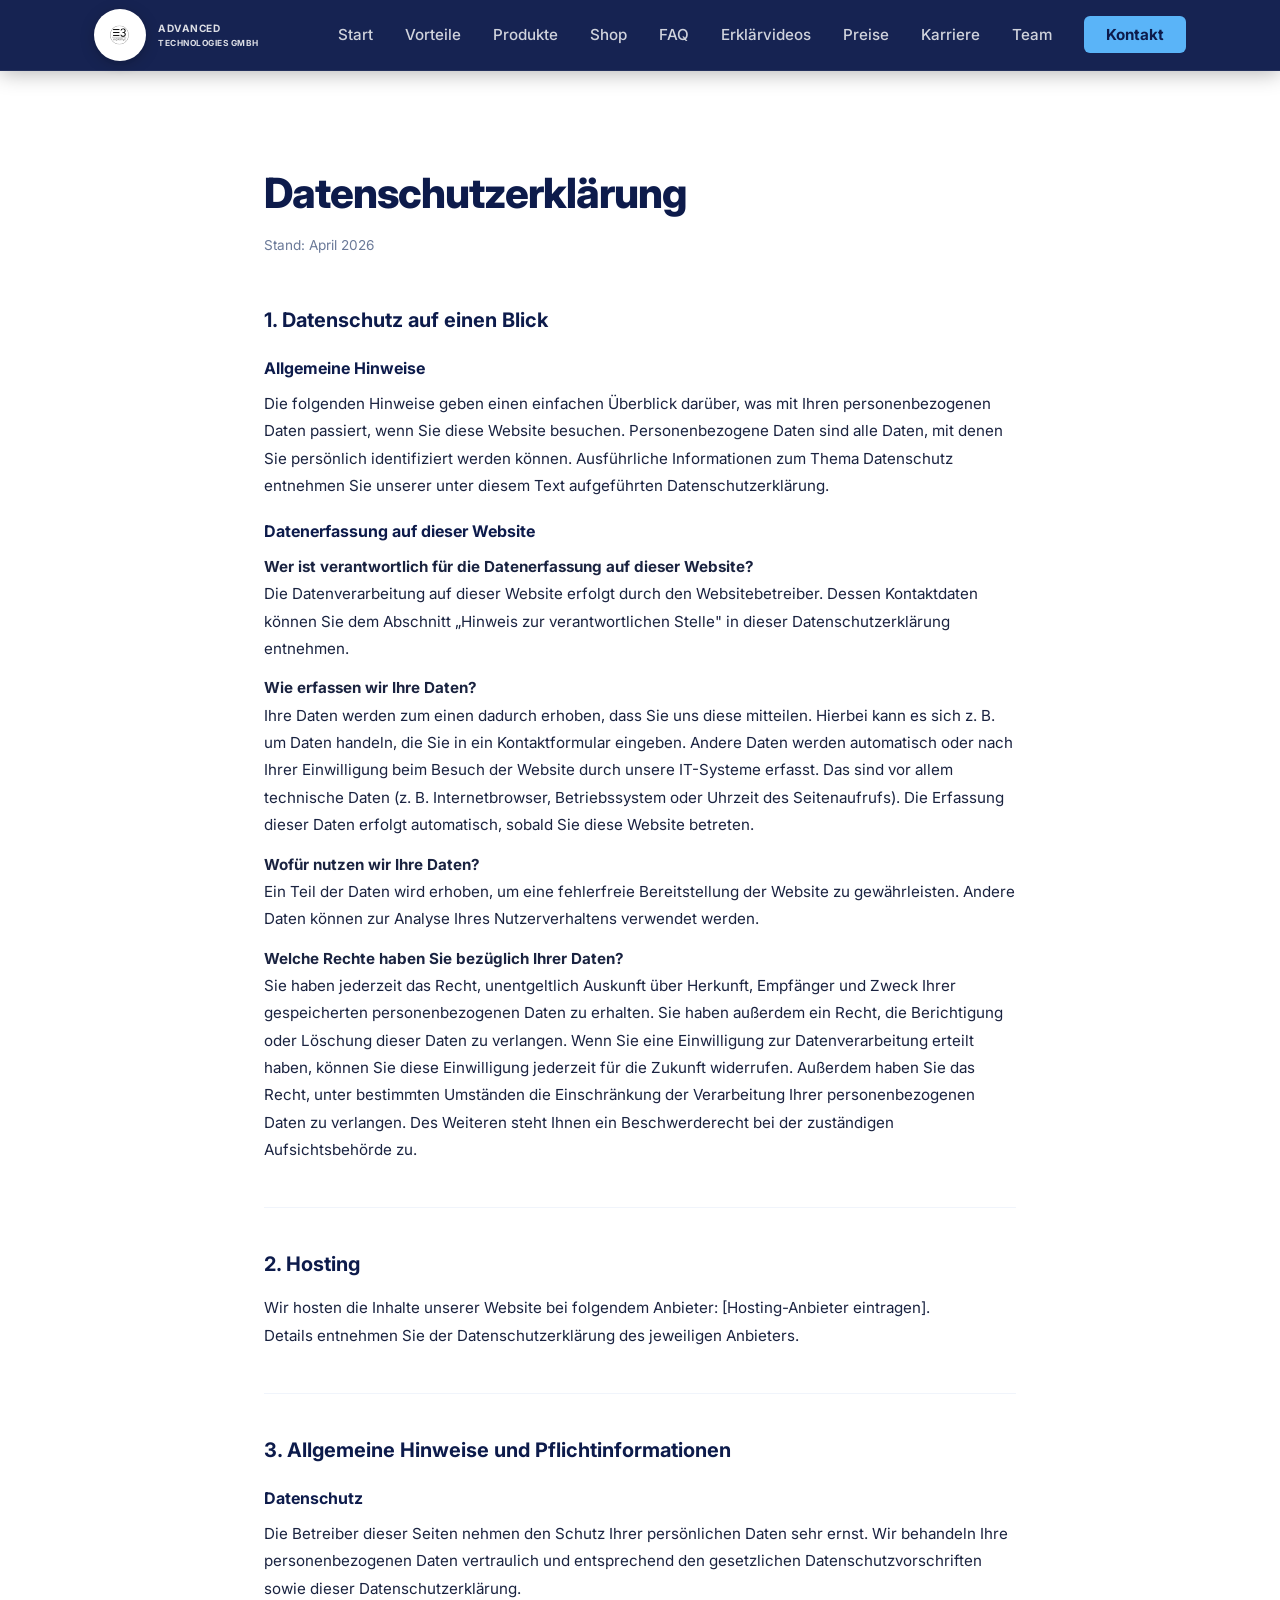
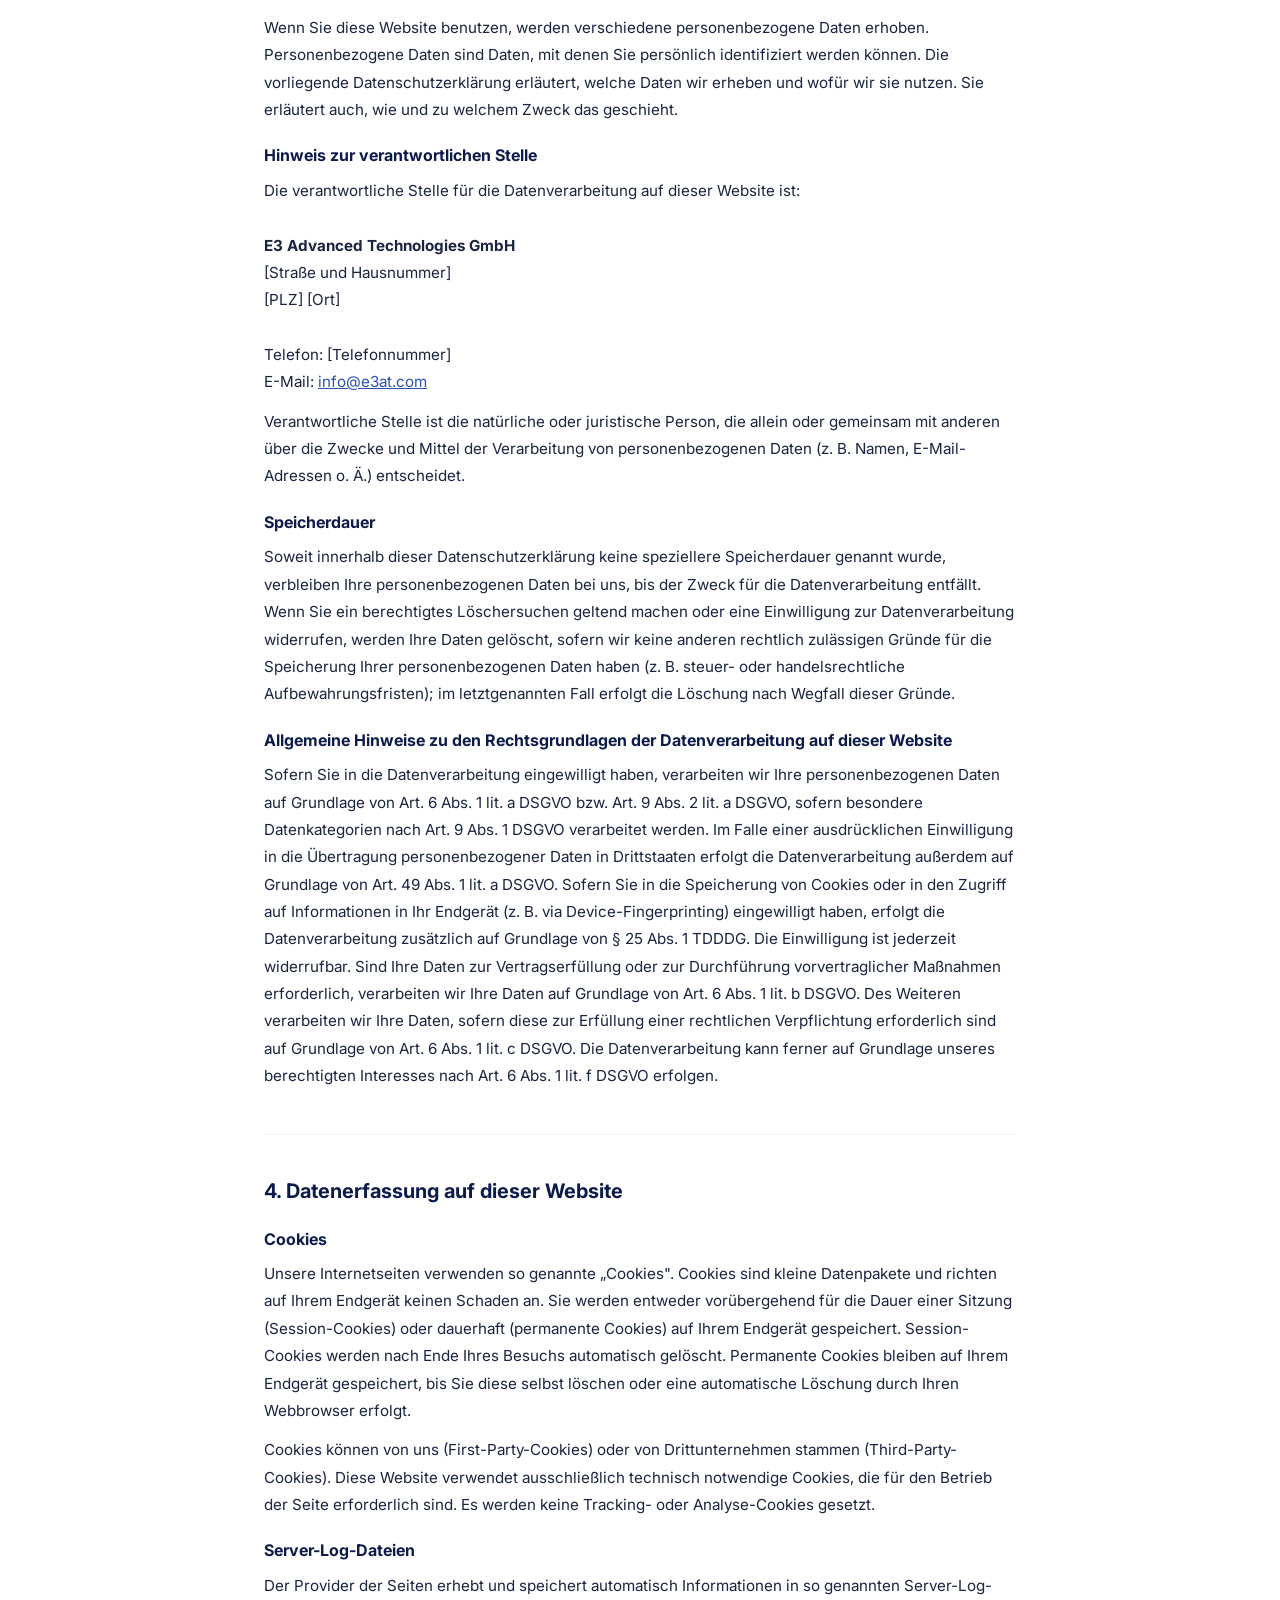
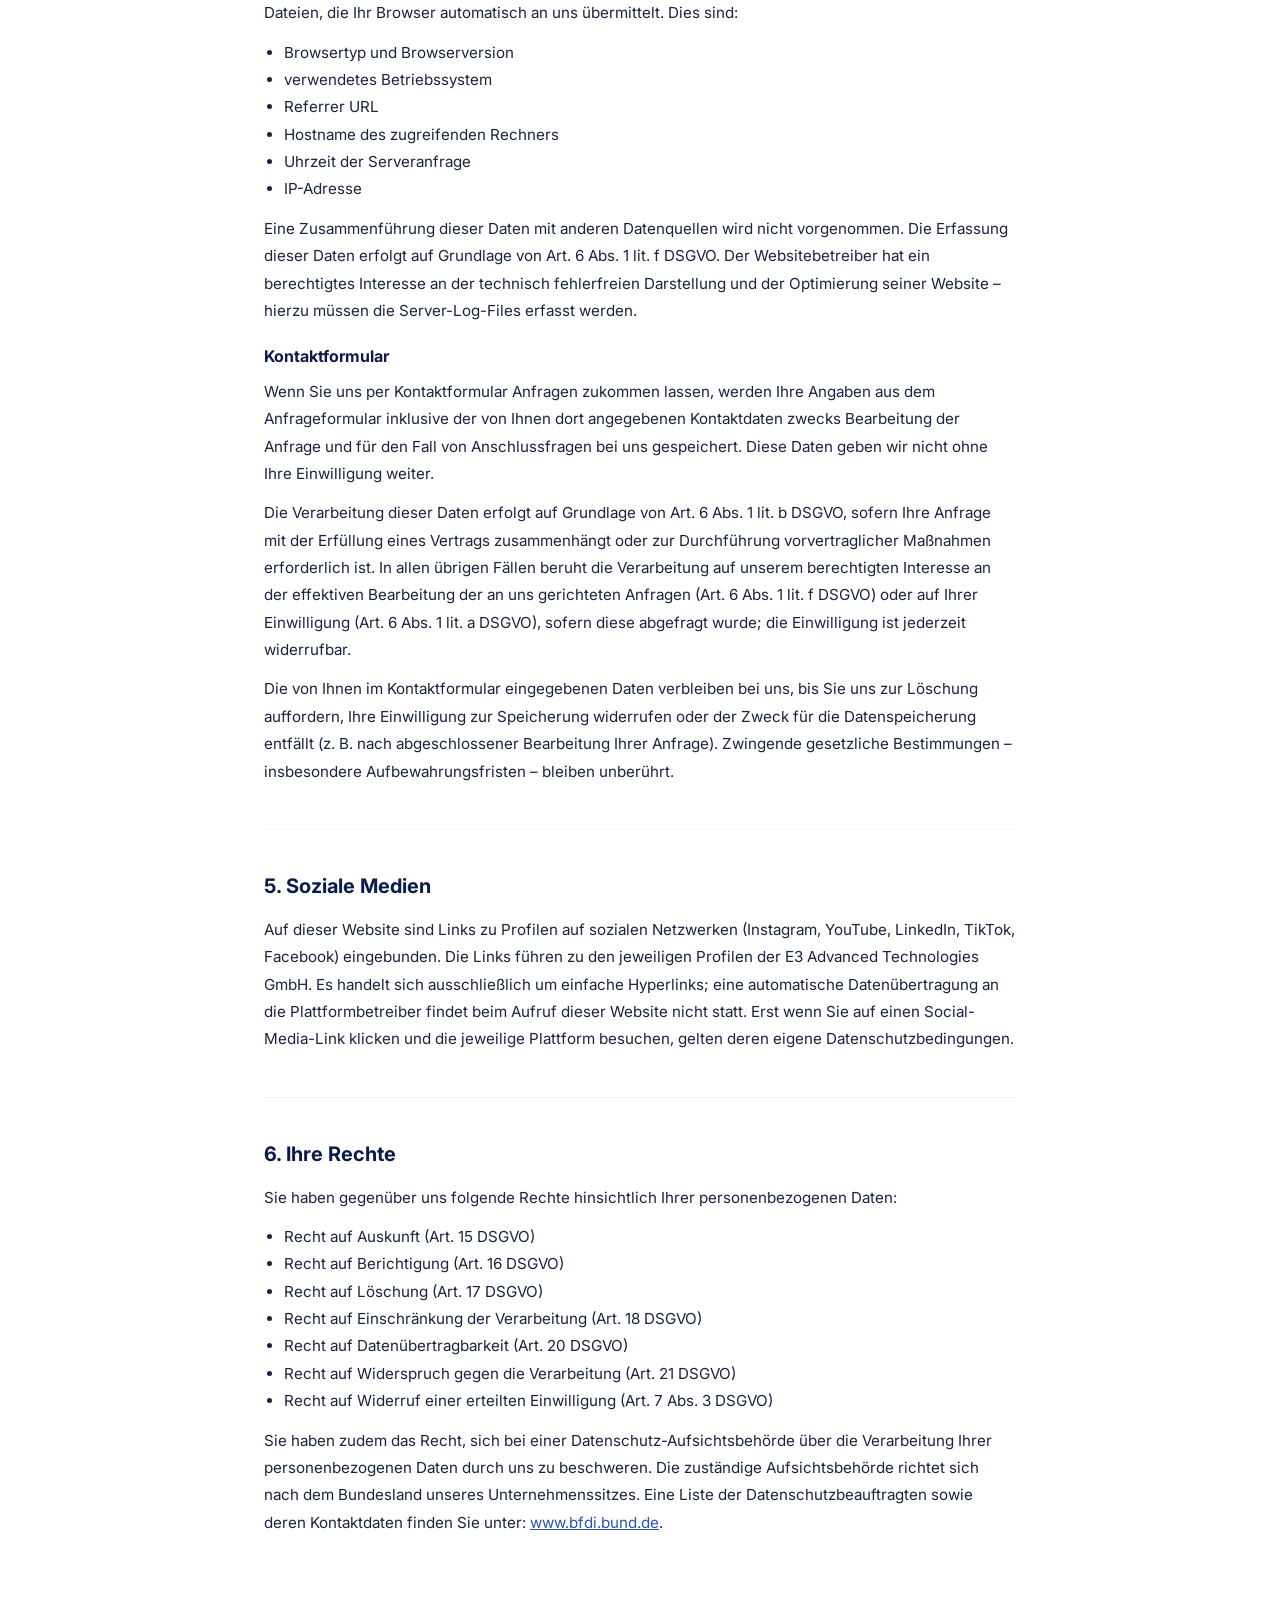
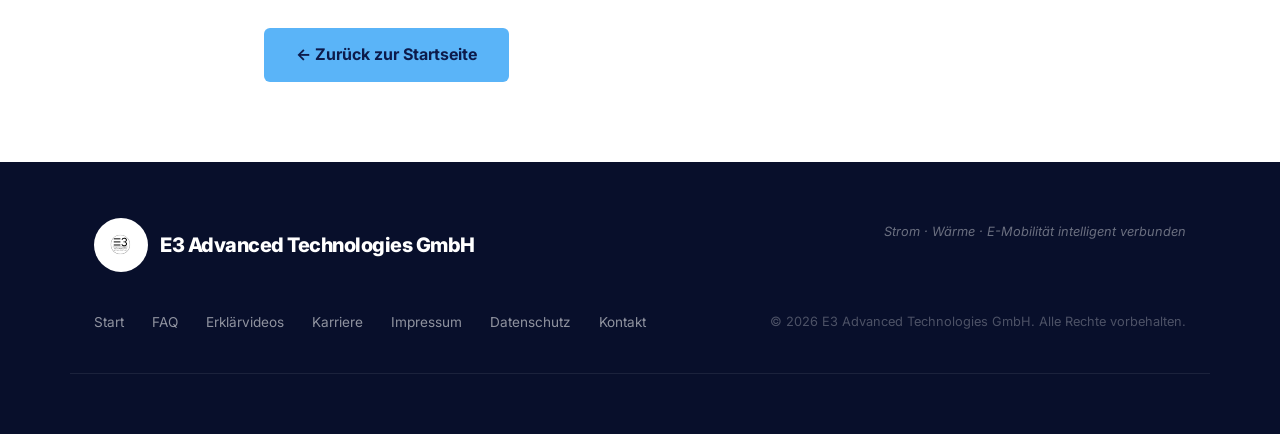
<file: datenschutz.html>
<!DOCTYPE html>
<html lang="de">
<head>
  <meta charset="UTF-8" />
  <meta name="viewport" content="width=device-width, initial-scale=1.0" />
  <title>Datenschutzerklärung – E3 Advanced Technologies GmbH</title>
  <link rel="stylesheet" href="assets/css/main.css" />
  <link rel="stylesheet" href="assets/css/legal.css" />
  <link rel="preconnect" href="https://fonts.googleapis.com" />
  <link href="https://fonts.googleapis.com/css2?family=Inter:wght@300;400;600;700;800&display=swap" rel="stylesheet" />
</head>
<body>

  <!-- ===== NAVIGATION ===== -->
  <header class="navbar scrolled" id="navbar">
    <div class="container nav-inner">
      <a href="index.html#hero" class="nav-logo">
        <img src="assets/img/e3-logo.svg" alt="E3 Advanced Technologies GmbH Logo" class="logo-mark" />
        <span class="logo-text">ADVANCED<br><small>TECHNOLOGIES GMBH</small></span>
      </a>
      <nav>
        <ul class="nav-links" id="nav-links">
          <li><a href="index.html#hero">Start</a></li>
          <li><a href="index.html#vorteile">Vorteile</a></li>
          <li><a href="index.html#produkt">Produkte</a></li>
          <li><a href="index.html#shop">Shop</a></li>
          <li><a href="faq.html">FAQ</a></li>
          <li><a href="videos.html">Erklärvideos</a></li>
          <li><a href="index.html#preise">Preise</a></li>
          <li><a href="karriere.html">Karriere</a></li>
          <li><a href="index.html#team">Team</a></li>
          <li><a href="index.html#kontakt" class="btn-nav">Kontakt</a></li>
        </ul>
      </nav>
      <button class="hamburger" id="hamburger" aria-label="Menü öffnen">
        <span></span><span></span><span></span>
      </button>
    </div>
  </header>

  <!-- ===== DATENSCHUTZ ===== -->
  <main class="legal-page">
    <div class="container legal-container">
      <h1 class="legal-title">Datenschutzerklärung</h1>
      <p class="legal-updated">Stand: April 2026</p>

      <section class="legal-section">
        <h2>1. Datenschutz auf einen Blick</h2>
        <h3>Allgemeine Hinweise</h3>
        <p>
          Die folgenden Hinweise geben einen einfachen Überblick darüber, was mit Ihren personenbezogenen Daten
          passiert, wenn Sie diese Website besuchen. Personenbezogene Daten sind alle Daten, mit denen Sie
          persönlich identifiziert werden können. Ausführliche Informationen zum Thema Datenschutz entnehmen
          Sie unserer unter diesem Text aufgeführten Datenschutzerklärung.
        </p>
        <h3>Datenerfassung auf dieser Website</h3>
        <p>
          <strong>Wer ist verantwortlich für die Datenerfassung auf dieser Website?</strong><br />
          Die Datenverarbeitung auf dieser Website erfolgt durch den Websitebetreiber. Dessen Kontaktdaten
          können Sie dem Abschnitt „Hinweis zur verantwortlichen Stelle" in dieser Datenschutzerklärung
          entnehmen.
        </p>
        <p>
          <strong>Wie erfassen wir Ihre Daten?</strong><br />
          Ihre Daten werden zum einen dadurch erhoben, dass Sie uns diese mitteilen. Hierbei kann es sich
          z. B. um Daten handeln, die Sie in ein Kontaktformular eingeben. Andere Daten werden automatisch
          oder nach Ihrer Einwilligung beim Besuch der Website durch unsere IT-Systeme erfasst. Das sind vor
          allem technische Daten (z. B. Internetbrowser, Betriebssystem oder Uhrzeit des Seitenaufrufs).
          Die Erfassung dieser Daten erfolgt automatisch, sobald Sie diese Website betreten.
        </p>
        <p>
          <strong>Wofür nutzen wir Ihre Daten?</strong><br />
          Ein Teil der Daten wird erhoben, um eine fehlerfreie Bereitstellung der Website zu gewährleisten.
          Andere Daten können zur Analyse Ihres Nutzerverhaltens verwendet werden.
        </p>
        <p>
          <strong>Welche Rechte haben Sie bezüglich Ihrer Daten?</strong><br />
          Sie haben jederzeit das Recht, unentgeltlich Auskunft über Herkunft, Empfänger und Zweck Ihrer
          gespeicherten personenbezogenen Daten zu erhalten. Sie haben außerdem ein Recht, die Berichtigung
          oder Löschung dieser Daten zu verlangen. Wenn Sie eine Einwilligung zur Datenverarbeitung erteilt
          haben, können Sie diese Einwilligung jederzeit für die Zukunft widerrufen. Außerdem haben Sie das
          Recht, unter bestimmten Umständen die Einschränkung der Verarbeitung Ihrer personenbezogenen Daten
          zu verlangen. Des Weiteren steht Ihnen ein Beschwerderecht bei der zuständigen Aufsichtsbehörde zu.
        </p>
      </section>

      <section class="legal-section">
        <h2>2. Hosting</h2>
        <p>
          Wir hosten die Inhalte unserer Website bei folgendem Anbieter: [Hosting-Anbieter eintragen].<br />
          Details entnehmen Sie der Datenschutzerklärung des jeweiligen Anbieters.
        </p>
      </section>

      <section class="legal-section">
        <h2>3. Allgemeine Hinweise und Pflichtinformationen</h2>
        <h3>Datenschutz</h3>
        <p>
          Die Betreiber dieser Seiten nehmen den Schutz Ihrer persönlichen Daten sehr ernst. Wir behandeln
          Ihre personenbezogenen Daten vertraulich und entsprechend den gesetzlichen Datenschutzvorschriften
          sowie dieser Datenschutzerklärung.
        </p>
        <p>
          Wenn Sie diese Website benutzen, werden verschiedene personenbezogene Daten erhoben.
          Personenbezogene Daten sind Daten, mit denen Sie persönlich identifiziert werden können. Die
          vorliegende Datenschutzerklärung erläutert, welche Daten wir erheben und wofür wir sie nutzen.
          Sie erläutert auch, wie und zu welchem Zweck das geschieht.
        </p>

        <h3>Hinweis zur verantwortlichen Stelle</h3>
        <p>
          Die verantwortliche Stelle für die Datenverarbeitung auf dieser Website ist:<br /><br />
          <strong>E3 Advanced Technologies GmbH</strong><br />
          [Straße und Hausnummer]<br />
          [PLZ] [Ort]<br /><br />
          Telefon: [Telefonnummer]<br />
          E-Mail: <a href="mailto:info@e3at.com">info@e3at.com</a>
        </p>
        <p>
          Verantwortliche Stelle ist die natürliche oder juristische Person, die allein oder gemeinsam mit
          anderen über die Zwecke und Mittel der Verarbeitung von personenbezogenen Daten (z. B. Namen,
          E-Mail-Adressen o. Ä.) entscheidet.
        </p>

        <h3>Speicherdauer</h3>
        <p>
          Soweit innerhalb dieser Datenschutzerklärung keine speziellere Speicherdauer genannt wurde,
          verbleiben Ihre personenbezogenen Daten bei uns, bis der Zweck für die Datenverarbeitung entfällt.
          Wenn Sie ein berechtigtes Löschersuchen geltend machen oder eine Einwilligung zur
          Datenverarbeitung widerrufen, werden Ihre Daten gelöscht, sofern wir keine anderen rechtlich
          zulässigen Gründe für die Speicherung Ihrer personenbezogenen Daten haben (z. B. steuer- oder
          handelsrechtliche Aufbewahrungsfristen); im letztgenannten Fall erfolgt die Löschung nach Wegfall
          dieser Gründe.
        </p>

        <h3>Allgemeine Hinweise zu den Rechtsgrundlagen der Datenverarbeitung auf dieser Website</h3>
        <p>
          Sofern Sie in die Datenverarbeitung eingewilligt haben, verarbeiten wir Ihre personenbezogenen
          Daten auf Grundlage von Art. 6 Abs. 1 lit. a DSGVO bzw. Art. 9 Abs. 2 lit. a DSGVO, sofern
          besondere Datenkategorien nach Art. 9 Abs. 1 DSGVO verarbeitet werden. Im Falle einer
          ausdrücklichen Einwilligung in die Übertragung personenbezogener Daten in Drittstaaten erfolgt
          die Datenverarbeitung außerdem auf Grundlage von Art. 49 Abs. 1 lit. a DSGVO. Sofern Sie in die
          Speicherung von Cookies oder in den Zugriff auf Informationen in Ihr Endgerät (z. B. via
          Device-Fingerprinting) eingewilligt haben, erfolgt die Datenverarbeitung zusätzlich auf Grundlage
          von § 25 Abs. 1 TDDDG. Die Einwilligung ist jederzeit widerrufbar. Sind Ihre Daten zur
          Vertragserfüllung oder zur Durchführung vorvertraglicher Maßnahmen erforderlich, verarbeiten wir
          Ihre Daten auf Grundlage von Art. 6 Abs. 1 lit. b DSGVO. Des Weiteren verarbeiten wir Ihre Daten,
          sofern diese zur Erfüllung einer rechtlichen Verpflichtung erforderlich sind auf Grundlage von
          Art. 6 Abs. 1 lit. c DSGVO. Die Datenverarbeitung kann ferner auf Grundlage unseres berechtigten
          Interesses nach Art. 6 Abs. 1 lit. f DSGVO erfolgen.
        </p>
      </section>

      <section class="legal-section">
        <h2>4. Datenerfassung auf dieser Website</h2>

        <h3>Cookies</h3>
        <p>
          Unsere Internetseiten verwenden so genannte „Cookies". Cookies sind kleine Datenpakete und richten
          auf Ihrem Endgerät keinen Schaden an. Sie werden entweder vorübergehend für die Dauer einer
          Sitzung (Session-Cookies) oder dauerhaft (permanente Cookies) auf Ihrem Endgerät gespeichert.
          Session-Cookies werden nach Ende Ihres Besuchs automatisch gelöscht. Permanente Cookies bleiben
          auf Ihrem Endgerät gespeichert, bis Sie diese selbst löschen oder eine automatische Löschung
          durch Ihren Webbrowser erfolgt.
        </p>
        <p>
          Cookies können von uns (First-Party-Cookies) oder von Drittunternehmen stammen
          (Third-Party-Cookies). Diese Website verwendet ausschließlich technisch notwendige Cookies, die
          für den Betrieb der Seite erforderlich sind. Es werden keine Tracking- oder Analyse-Cookies
          gesetzt.
        </p>

        <h3>Server-Log-Dateien</h3>
        <p>
          Der Provider der Seiten erhebt und speichert automatisch Informationen in so genannten
          Server-Log-Dateien, die Ihr Browser automatisch an uns übermittelt. Dies sind:
        </p>
        <ul>
          <li>Browsertyp und Browserversion</li>
          <li>verwendetes Betriebssystem</li>
          <li>Referrer URL</li>
          <li>Hostname des zugreifenden Rechners</li>
          <li>Uhrzeit der Serveranfrage</li>
          <li>IP-Adresse</li>
        </ul>
        <p>
          Eine Zusammenführung dieser Daten mit anderen Datenquellen wird nicht vorgenommen.
          Die Erfassung dieser Daten erfolgt auf Grundlage von Art. 6 Abs. 1 lit. f DSGVO.
          Der Websitebetreiber hat ein berechtigtes Interesse an der technisch fehlerfreien Darstellung
          und der Optimierung seiner Website – hierzu müssen die Server-Log-Files erfasst werden.
        </p>

        <h3>Kontaktformular</h3>
        <p>
          Wenn Sie uns per Kontaktformular Anfragen zukommen lassen, werden Ihre Angaben aus dem
          Anfrageformular inklusive der von Ihnen dort angegebenen Kontaktdaten zwecks Bearbeitung der
          Anfrage und für den Fall von Anschlussfragen bei uns gespeichert. Diese Daten geben wir nicht
          ohne Ihre Einwilligung weiter.
        </p>
        <p>
          Die Verarbeitung dieser Daten erfolgt auf Grundlage von Art. 6 Abs. 1 lit. b DSGVO, sofern Ihre
          Anfrage mit der Erfüllung eines Vertrags zusammenhängt oder zur Durchführung vorvertraglicher
          Maßnahmen erforderlich ist. In allen übrigen Fällen beruht die Verarbeitung auf unserem
          berechtigten Interesse an der effektiven Bearbeitung der an uns gerichteten Anfragen
          (Art. 6 Abs. 1 lit. f DSGVO) oder auf Ihrer Einwilligung (Art. 6 Abs. 1 lit. a DSGVO),
          sofern diese abgefragt wurde; die Einwilligung ist jederzeit widerrufbar.
        </p>
        <p>
          Die von Ihnen im Kontaktformular eingegebenen Daten verbleiben bei uns, bis Sie uns zur Löschung
          auffordern, Ihre Einwilligung zur Speicherung widerrufen oder der Zweck für die Datenspeicherung
          entfällt (z. B. nach abgeschlossener Bearbeitung Ihrer Anfrage). Zwingende gesetzliche
          Bestimmungen – insbesondere Aufbewahrungsfristen – bleiben unberührt.
        </p>
      </section>

      <section class="legal-section">
        <h2>5. Soziale Medien</h2>
        <p>
          Auf dieser Website sind Links zu Profilen auf sozialen Netzwerken (Instagram, YouTube, LinkedIn,
          TikTok, Facebook) eingebunden. Die Links führen zu den jeweiligen Profilen der E3 Advanced
          Technologies GmbH. Es handelt sich ausschließlich um einfache Hyperlinks; eine automatische
          Datenübertragung an die Plattformbetreiber findet beim Aufruf dieser Website nicht statt. Erst
          wenn Sie auf einen Social-Media-Link klicken und die jeweilige Plattform besuchen, gelten deren
          eigene Datenschutzbedingungen.
        </p>
      </section>

      <section class="legal-section">
        <h2>6. Ihre Rechte</h2>
        <p>Sie haben gegenüber uns folgende Rechte hinsichtlich Ihrer personenbezogenen Daten:</p>
        <ul>
          <li>Recht auf Auskunft (Art. 15 DSGVO)</li>
          <li>Recht auf Berichtigung (Art. 16 DSGVO)</li>
          <li>Recht auf Löschung (Art. 17 DSGVO)</li>
          <li>Recht auf Einschränkung der Verarbeitung (Art. 18 DSGVO)</li>
          <li>Recht auf Datenübertragbarkeit (Art. 20 DSGVO)</li>
          <li>Recht auf Widerspruch gegen die Verarbeitung (Art. 21 DSGVO)</li>
          <li>Recht auf Widerruf einer erteilten Einwilligung (Art. 7 Abs. 3 DSGVO)</li>
        </ul>
        <p>
          Sie haben zudem das Recht, sich bei einer Datenschutz-Aufsichtsbehörde über die Verarbeitung
          Ihrer personenbezogenen Daten durch uns zu beschweren. Die zuständige Aufsichtsbehörde richtet
          sich nach dem Bundesland unseres Unternehmenssitzes. Eine Liste der Datenschutzbeauftragten sowie
          deren Kontaktdaten finden Sie unter:
          <a href="https://www.bfdi.bund.de" target="_blank" rel="noopener noreferrer">www.bfdi.bund.de</a>.
        </p>
      </section>

      <div class="legal-back">
        <a href="index.html" class="btn-primary">&larr; Zurück zur Startseite</a>
      </div>
    </div>
  </main>

  <!-- ===== FOOTER ===== -->
  <footer class="footer">
    <div class="container footer-inner">
      <div class="footer-logo">
        <img src="assets/img/e3-logo.svg" alt="E3 Advanced Technologies GmbH Logo" class="footer-logo-mark" />
        <span class="footer-brand">E3 Advanced Technologies GmbH</span>
      </div>
      <p class="footer-tagline">Strom &middot; Wärme &middot; E-Mobilität intelligent verbunden</p>
      <div class="footer-links">
        <a href="index.html">Start</a>
        <a href="faq.html">FAQ</a>
        <a href="videos.html">Erklärvideos</a>
        <a href="karriere.html">Karriere</a>
        <a href="impressum.html">Impressum</a>
        <a href="datenschutz.html">Datenschutz</a>
        <a href="index.html#kontakt">Kontakt</a>
      </div>
      <p class="footer-copy">&copy; 2026 E3 Advanced Technologies GmbH. Alle Rechte vorbehalten.</p>
    </div>
  </footer>

  <script>
    const hamburger = document.getElementById('hamburger');
    const navLinks  = document.getElementById('nav-links');
    hamburger.addEventListener('click', () => {
      const open = navLinks.classList.toggle('open');
      hamburger.classList.toggle('open', open);
    });
  </script>
</body>
</html>
</file>
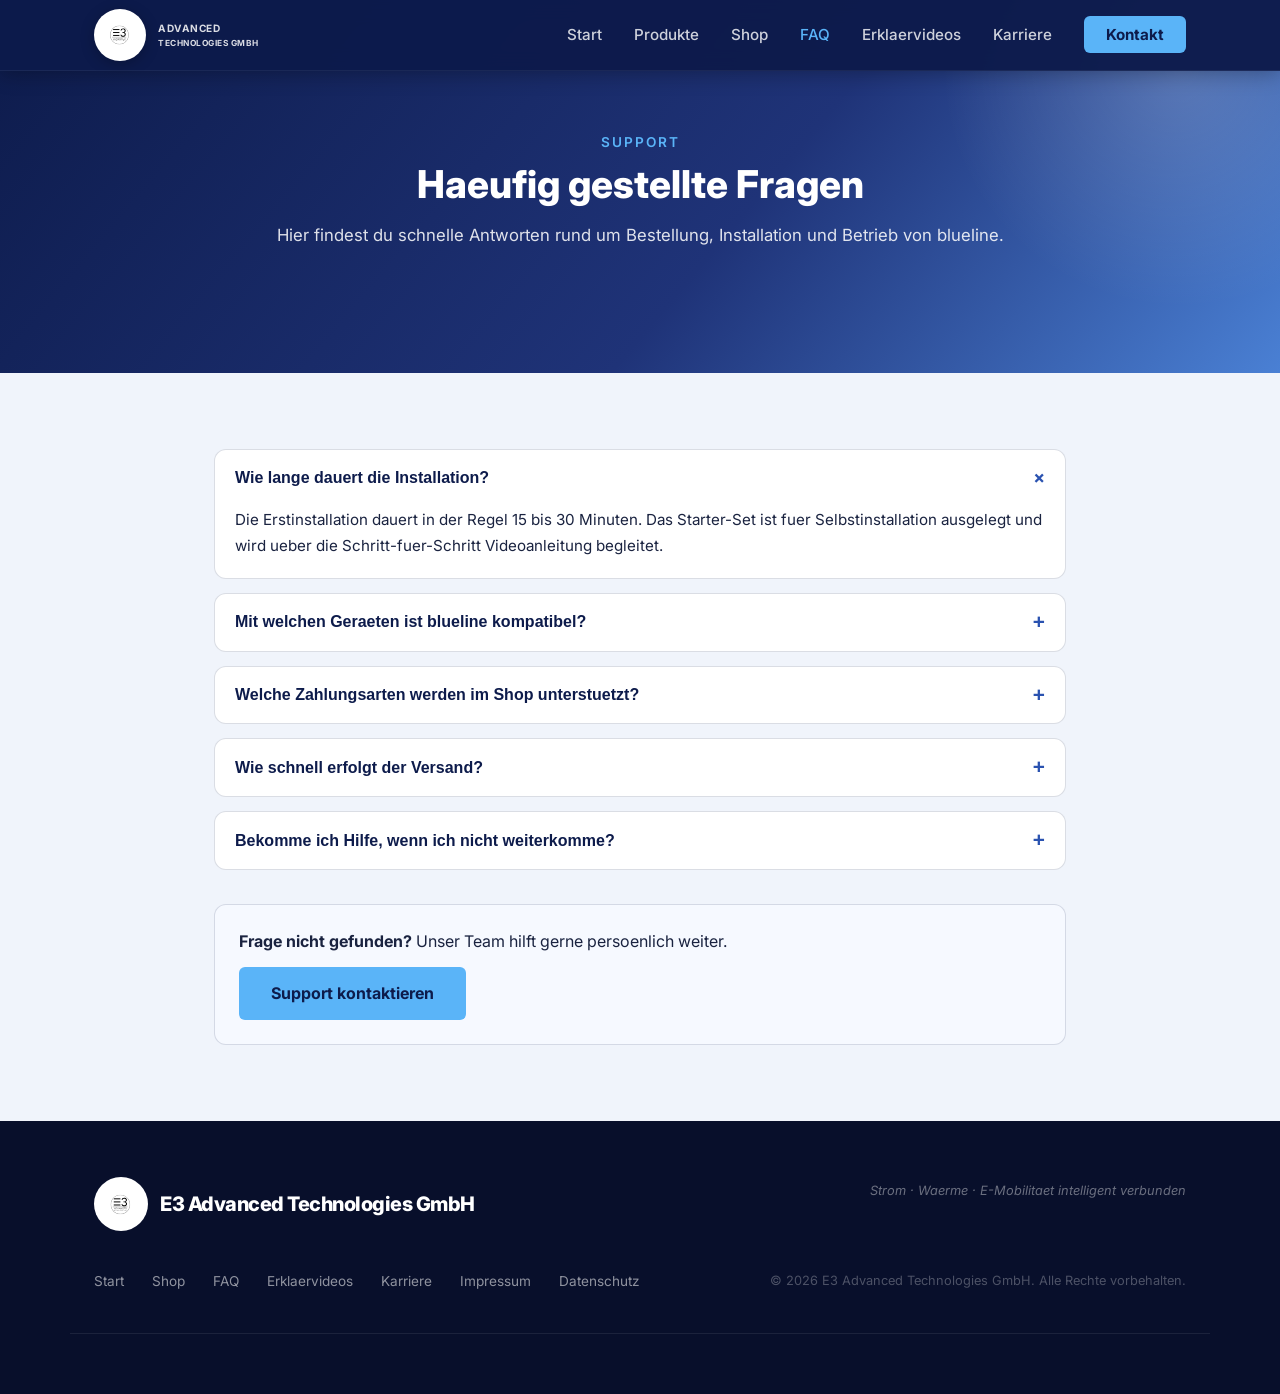
<file: faq.html>
<!DOCTYPE html>
<html lang="de">
<head>
  <meta charset="UTF-8" />
  <meta name="viewport" content="width=device-width, initial-scale=1.0" />
  <meta name="description" content="FAQ zu blueline von E3 Advanced Technologies - Installation, Versand, Kompatibilitaet und Zahlung." />
  <title>FAQ - E3 Advanced Technologies GmbH</title>
  <link rel="stylesheet" href="assets/css/main.css" />
  <link rel="stylesheet" href="assets/css/support.css" />
  <link rel="preconnect" href="https://fonts.googleapis.com" />
  <link href="https://fonts.googleapis.com/css2?family=Inter:wght@300;400;600;700;800&display=swap" rel="stylesheet" />
</head>
<body>

  <header class="navbar scrolled" id="navbar">
    <div class="container nav-inner">
      <a href="index.html#hero" class="nav-logo">
        <img src="assets/img/e3-logo.svg" alt="E3 Advanced Technologies GmbH Logo" class="logo-mark" />
        <span class="logo-text">ADVANCED<br><small>TECHNOLOGIES GMBH</small></span>
      </a>
      <nav>
        <ul class="nav-links" id="nav-links">
          <li><a href="index.html#hero">Start</a></li>
          <li><a href="index.html#produkt">Produkte</a></li>
          <li><a href="index.html#shop">Shop</a></li>
          <li><a href="faq.html" class="active">FAQ</a></li>
          <li><a href="videos.html">Erklaervideos</a></li>
          <li><a href="karriere.html">Karriere</a></li>
          <li><a href="index.html#kontakt" class="btn-nav">Kontakt</a></li>
        </ul>
      </nav>
      <button class="hamburger" id="hamburger" aria-label="Menue oeffnen">
        <span></span><span></span><span></span>
      </button>
    </div>
  </header>

  <section class="support-hero">
    <div class="container">
      <div class="section-header">
        <p class="section-eyebrow">Support</p>
        <h1 class="section-title">Haeufig gestellte Fragen</h1>
        <p class="section-desc">Hier findest du schnelle Antworten rund um Bestellung, Installation und Betrieb von blueline.</p>
      </div>
    </div>
  </section>

  <main class="support-section">
    <div class="container" style="max-width: 900px;">
      <div class="faq-grid" aria-label="FAQ Liste">
        <article class="faq-item open">
          <button type="button" class="faq-question" aria-expanded="true">Wie lange dauert die Installation? <span>+</span></button>
          <div class="faq-answer">
            <p>Die Erstinstallation dauert in der Regel 15 bis 30 Minuten. Das Starter-Set ist fuer Selbstinstallation ausgelegt und wird ueber die Schritt-fuer-Schritt Videoanleitung begleitet.</p>
          </div>
        </article>

        <article class="faq-item">
          <button type="button" class="faq-question" aria-expanded="false">Mit welchen Geraeten ist blueline kompatibel? <span>+</span></button>
          <div class="faq-answer">
            <p>blueline ist herstellerunabhaengig. Wechselrichter, Wallboxen, Batteriespeicher und Waermepumpen werden ueber offene Standards eingebunden, z. B. Modbus, SunSpec und OCPP.</p>
          </div>
        </article>

        <article class="faq-item">
          <button type="button" class="faq-question" aria-expanded="false">Welche Zahlungsarten werden im Shop unterstuetzt? <span>+</span></button>
          <div class="faq-answer">
            <p>Im Checkout kannst du zwischen Visa/Mastercard, PayPal, Klarna (Clarna), SEPA und giropay waehlen.</p>
          </div>
        </article>

        <article class="faq-item">
          <button type="button" class="faq-question" aria-expanded="false">Wie schnell erfolgt der Versand? <span>+</span></button>
          <div class="faq-answer">
            <p>Innerhalb Deutschlands liegt die Lieferzeit meist bei 2 bis 4 Werktagen. Fuer groessere Projektmengen stimmen wir einen individuellen Termin mit dir ab.</p>
          </div>
        </article>

        <article class="faq-item">
          <button type="button" class="faq-question" aria-expanded="false">Bekomme ich Hilfe, wenn ich nicht weiterkomme? <span>+</span></button>
          <div class="faq-answer">
            <p>Ja. Ueber die Erklaervideo-Seite, die FAQ und unseren Support helfen wir dir durch den gesamten Ablauf - von der ersten Inbetriebnahme bis zur Optimierung.</p>
          </div>
        </article>
      </div>

      <div class="support-cta">
        <p><strong>Frage nicht gefunden?</strong> Unser Team hilft gerne persoenlich weiter.</p>
        <a href="index.html#kontakt" class="btn-primary">Support kontaktieren</a>
      </div>
    </div>
  </main>

  <footer class="footer">
    <div class="container footer-inner">
      <div class="footer-logo">
        <img src="assets/img/e3-logo.svg" alt="E3 Advanced Technologies GmbH Logo" class="footer-logo-mark" />
        <span class="footer-brand">E3 Advanced Technologies GmbH</span>
      </div>
      <p class="footer-tagline">Strom &middot; Waerme &middot; E-Mobilitaet intelligent verbunden</p>
      <div class="footer-links">
        <a href="index.html">Start</a>
        <a href="index.html#shop">Shop</a>
        <a href="faq.html">FAQ</a>
        <a href="videos.html">Erklaervideos</a>
        <a href="karriere.html">Karriere</a>
        <a href="impressum.html">Impressum</a>
        <a href="datenschutz.html">Datenschutz</a>
      </div>
      <p class="footer-copy">&copy; 2026 E3 Advanced Technologies GmbH. Alle Rechte vorbehalten.</p>
    </div>
  </footer>

  <script src="assets/js/support.js"></script>
</body>
</html>
</file>
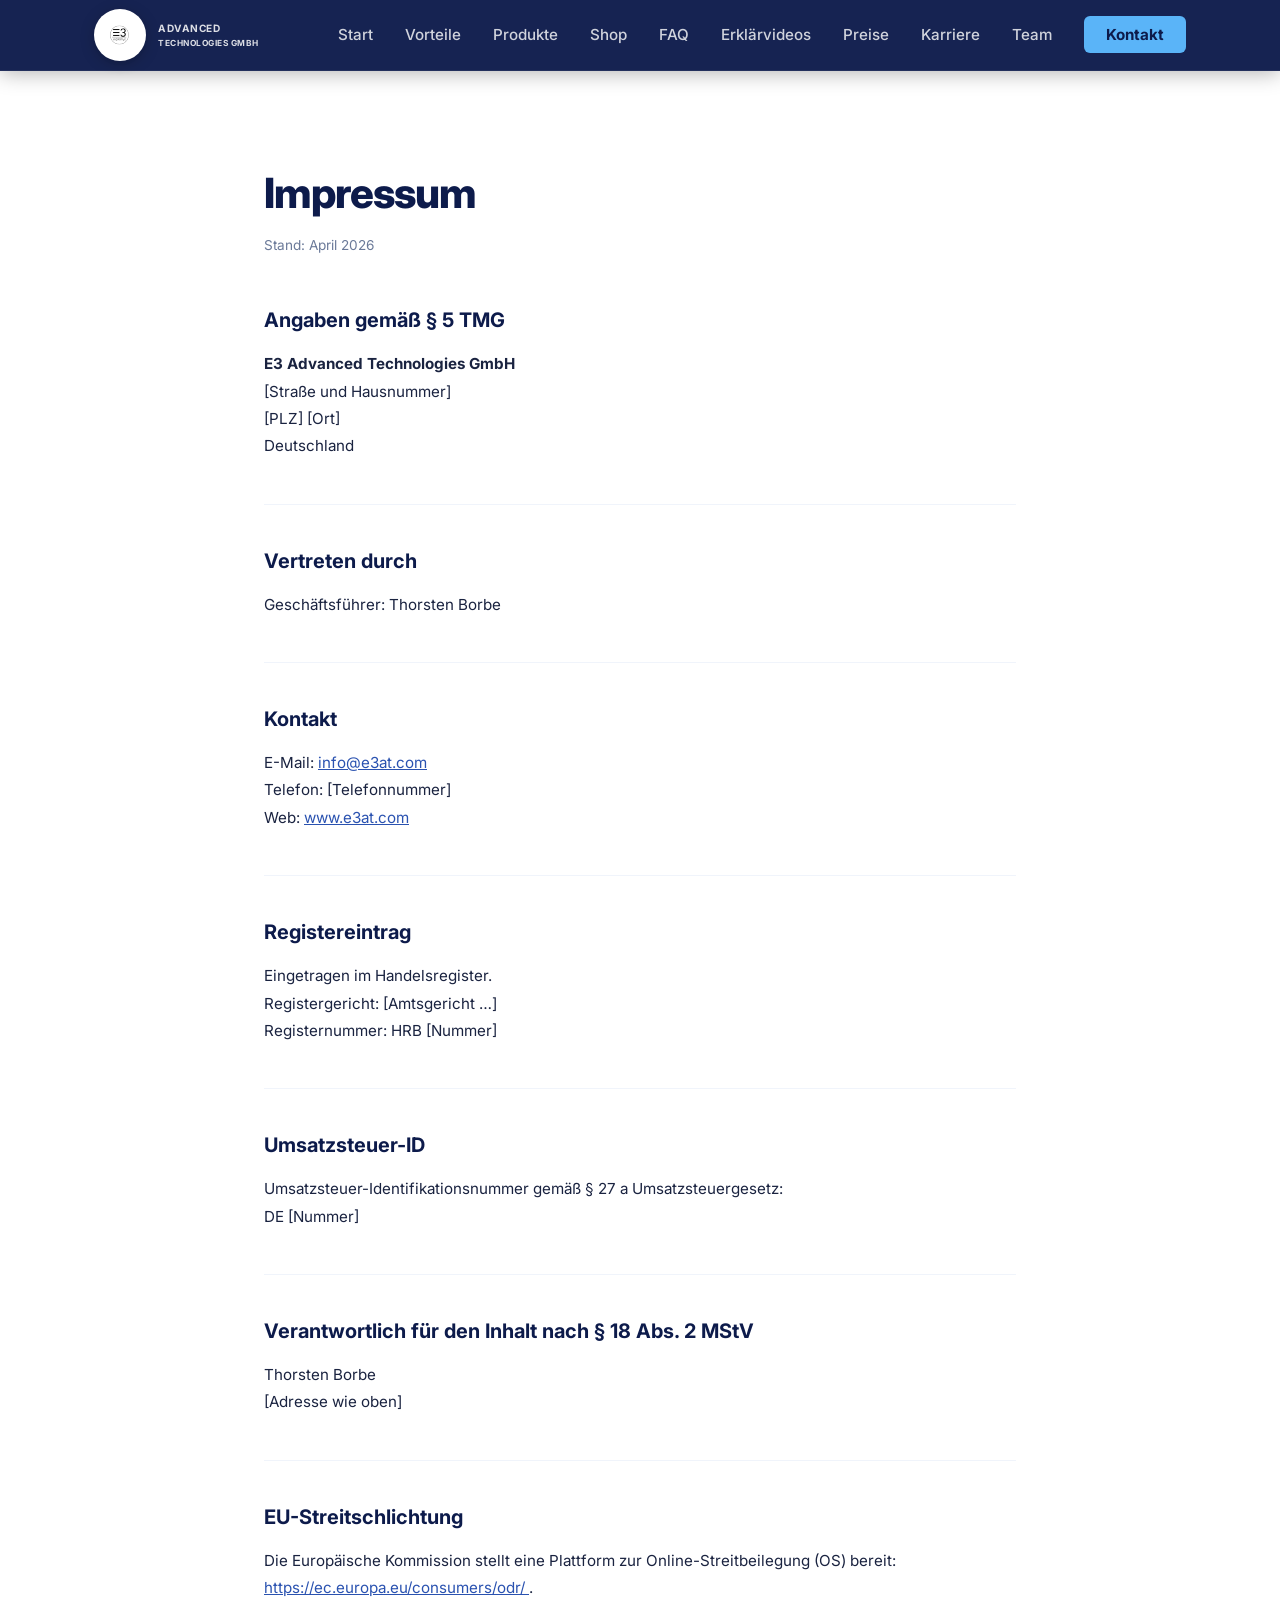
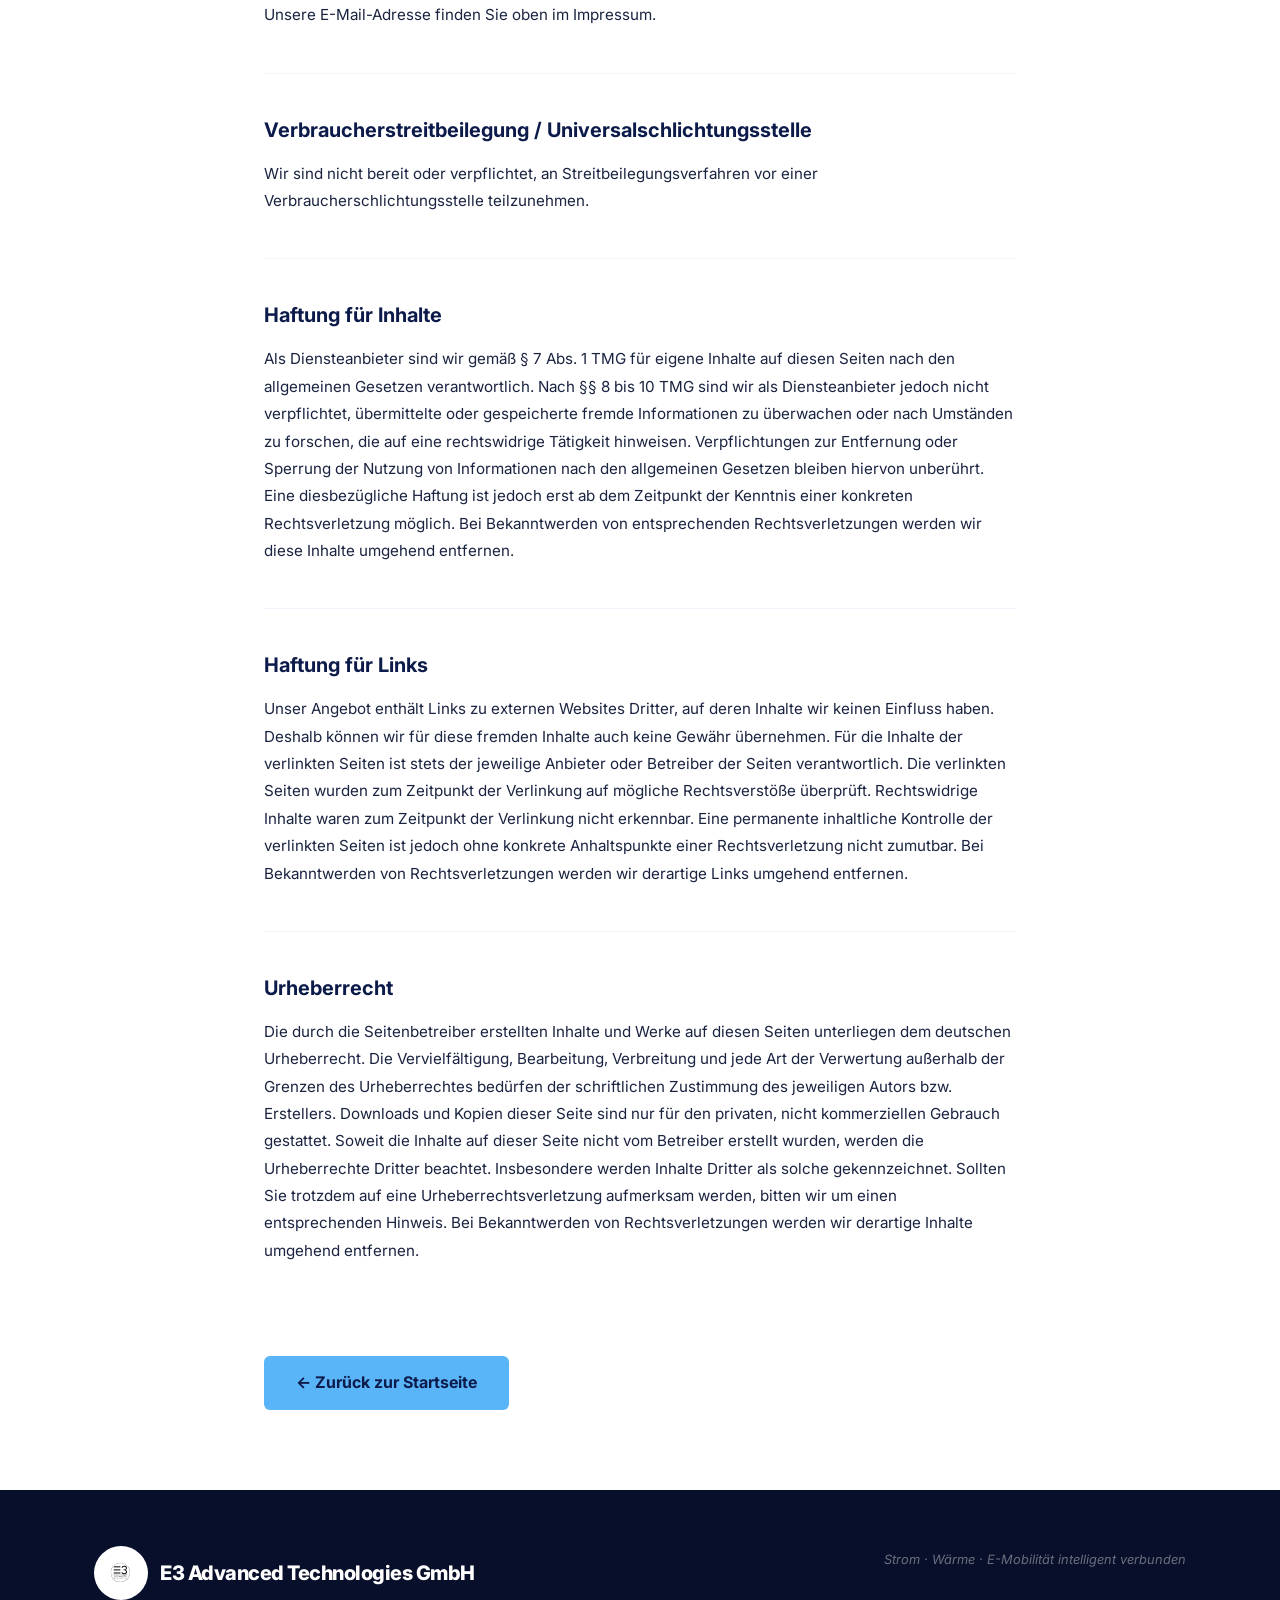
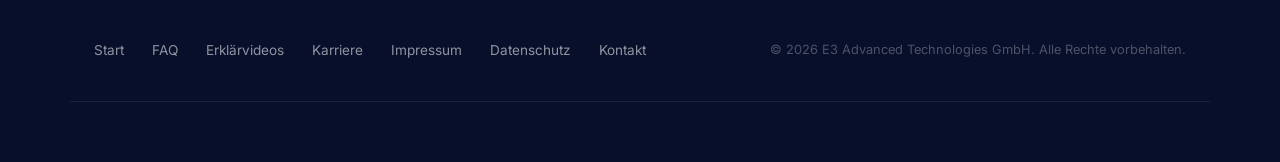
<file: impressum.html>
<!DOCTYPE html>
<html lang="de">
<head>
  <meta charset="UTF-8" />
  <meta name="viewport" content="width=device-width, initial-scale=1.0" />
  <title>Impressum – E3 Advanced Technologies GmbH</title>
  <link rel="stylesheet" href="assets/css/main.css" />
  <link rel="stylesheet" href="assets/css/legal.css" />
  <link rel="preconnect" href="https://fonts.googleapis.com" />
  <link href="https://fonts.googleapis.com/css2?family=Inter:wght@300;400;600;700;800&display=swap" rel="stylesheet" />
</head>
<body>

  <!-- ===== NAVIGATION ===== -->
  <header class="navbar scrolled" id="navbar">
    <div class="container nav-inner">
      <a href="index.html#hero" class="nav-logo">
        <img src="assets/img/e3-logo.svg" alt="E3 Advanced Technologies GmbH Logo" class="logo-mark" />
        <span class="logo-text">ADVANCED<br><small>TECHNOLOGIES GMBH</small></span>
      </a>
      <nav>
        <ul class="nav-links" id="nav-links">
          <li><a href="index.html#hero">Start</a></li>
          <li><a href="index.html#vorteile">Vorteile</a></li>
          <li><a href="index.html#produkt">Produkte</a></li>
          <li><a href="index.html#shop">Shop</a></li>
          <li><a href="faq.html">FAQ</a></li>
          <li><a href="videos.html">Erklärvideos</a></li>
          <li><a href="index.html#preise">Preise</a></li>
          <li><a href="karriere.html">Karriere</a></li>
          <li><a href="index.html#team">Team</a></li>
          <li><a href="index.html#kontakt" class="btn-nav">Kontakt</a></li>
        </ul>
      </nav>
      <button class="hamburger" id="hamburger" aria-label="Menü öffnen">
        <span></span><span></span><span></span>
      </button>
    </div>
  </header>

  <!-- ===== IMPRESSUM ===== -->
  <main class="legal-page">
    <div class="container legal-container">
      <h1 class="legal-title">Impressum</h1>
      <p class="legal-updated">Stand: April 2026</p>

      <section class="legal-section">
        <h2>Angaben gemäß § 5 TMG</h2>
        <p>
          <strong>E3 Advanced Technologies GmbH</strong><br />
          [Straße und Hausnummer]<br />
          [PLZ] [Ort]<br />
          Deutschland
        </p>
      </section>

      <section class="legal-section">
        <h2>Vertreten durch</h2>
        <p>Geschäftsführer: Thorsten Borbe</p>
      </section>

      <section class="legal-section">
        <h2>Kontakt</h2>
        <p>
          E-Mail: <a href="mailto:info@e3at.com">info@e3at.com</a><br />
          Telefon: [Telefonnummer]<br />
          Web: <a href="https://www.e3at.com" target="_blank" rel="noopener noreferrer">www.e3at.com</a>
        </p>
      </section>

      <section class="legal-section">
        <h2>Registereintrag</h2>
        <p>
          Eingetragen im Handelsregister.<br />
          Registergericht: [Amtsgericht …]<br />
          Registernummer: HRB [Nummer]
        </p>
      </section>

      <section class="legal-section">
        <h2>Umsatzsteuer-ID</h2>
        <p>
          Umsatzsteuer-Identifikationsnummer gemäß § 27 a Umsatzsteuergesetz:<br />
          DE [Nummer]
        </p>
      </section>

      <section class="legal-section">
        <h2>Verantwortlich für den Inhalt nach § 18 Abs. 2 MStV</h2>
        <p>
          Thorsten Borbe<br />
          [Adresse wie oben]
        </p>
      </section>

      <section class="legal-section">
        <h2>EU-Streitschlichtung</h2>
        <p>
          Die Europäische Kommission stellt eine Plattform zur Online-Streitbeilegung (OS) bereit:
          <a href="https://ec.europa.eu/consumers/odr/" target="_blank" rel="noopener noreferrer">
            https://ec.europa.eu/consumers/odr/
          </a>.<br />
          Unsere E-Mail-Adresse finden Sie oben im Impressum.
        </p>
      </section>

      <section class="legal-section">
        <h2>Verbraucherstreitbeilegung / Universalschlichtungsstelle</h2>
        <p>
          Wir sind nicht bereit oder verpflichtet, an Streitbeilegungsverfahren vor einer
          Verbraucherschlichtungsstelle teilzunehmen.
        </p>
      </section>

      <section class="legal-section">
        <h2>Haftung für Inhalte</h2>
        <p>
          Als Diensteanbieter sind wir gemäß § 7 Abs. 1 TMG für eigene Inhalte auf diesen Seiten nach den
          allgemeinen Gesetzen verantwortlich. Nach §§ 8 bis 10 TMG sind wir als Diensteanbieter jedoch nicht
          verpflichtet, übermittelte oder gespeicherte fremde Informationen zu überwachen oder nach Umständen
          zu forschen, die auf eine rechtswidrige Tätigkeit hinweisen. Verpflichtungen zur Entfernung oder
          Sperrung der Nutzung von Informationen nach den allgemeinen Gesetzen bleiben hiervon unberührt.
          Eine diesbezügliche Haftung ist jedoch erst ab dem Zeitpunkt der Kenntnis einer konkreten
          Rechtsverletzung möglich. Bei Bekanntwerden von entsprechenden Rechtsverletzungen werden wir
          diese Inhalte umgehend entfernen.
        </p>
      </section>

      <section class="legal-section">
        <h2>Haftung für Links</h2>
        <p>
          Unser Angebot enthält Links zu externen Websites Dritter, auf deren Inhalte wir keinen Einfluss
          haben. Deshalb können wir für diese fremden Inhalte auch keine Gewähr übernehmen. Für die Inhalte
          der verlinkten Seiten ist stets der jeweilige Anbieter oder Betreiber der Seiten verantwortlich.
          Die verlinkten Seiten wurden zum Zeitpunkt der Verlinkung auf mögliche Rechtsverstöße überprüft.
          Rechtswidrige Inhalte waren zum Zeitpunkt der Verlinkung nicht erkennbar. Eine permanente
          inhaltliche Kontrolle der verlinkten Seiten ist jedoch ohne konkrete Anhaltspunkte einer
          Rechtsverletzung nicht zumutbar. Bei Bekanntwerden von Rechtsverletzungen werden wir derartige
          Links umgehend entfernen.
        </p>
      </section>

      <section class="legal-section">
        <h2>Urheberrecht</h2>
        <p>
          Die durch die Seitenbetreiber erstellten Inhalte und Werke auf diesen Seiten unterliegen dem
          deutschen Urheberrecht. Die Vervielfältigung, Bearbeitung, Verbreitung und jede Art der Verwertung
          außerhalb der Grenzen des Urheberrechtes bedürfen der schriftlichen Zustimmung des jeweiligen
          Autors bzw. Erstellers. Downloads und Kopien dieser Seite sind nur für den privaten, nicht
          kommerziellen Gebrauch gestattet. Soweit die Inhalte auf dieser Seite nicht vom Betreiber erstellt
          wurden, werden die Urheberrechte Dritter beachtet. Insbesondere werden Inhalte Dritter als solche
          gekennzeichnet. Sollten Sie trotzdem auf eine Urheberrechtsverletzung aufmerksam werden, bitten
          wir um einen entsprechenden Hinweis. Bei Bekanntwerden von Rechtsverletzungen werden wir
          derartige Inhalte umgehend entfernen.
        </p>
      </section>

      <div class="legal-back">
        <a href="index.html" class="btn-primary">&larr; Zurück zur Startseite</a>
      </div>
    </div>
  </main>

  <!-- ===== FOOTER ===== -->
  <footer class="footer">
    <div class="container footer-inner">
      <div class="footer-logo">
        <img src="assets/img/e3-logo.svg" alt="E3 Advanced Technologies GmbH Logo" class="footer-logo-mark" />
        <span class="footer-brand">E3 Advanced Technologies GmbH</span>
      </div>
      <p class="footer-tagline">Strom &middot; Wärme &middot; E-Mobilität intelligent verbunden</p>
      <div class="footer-links">
        <a href="index.html">Start</a>
        <a href="faq.html">FAQ</a>
        <a href="videos.html">Erklärvideos</a>
        <a href="karriere.html">Karriere</a>
        <a href="impressum.html">Impressum</a>
        <a href="datenschutz.html">Datenschutz</a>
        <a href="index.html#kontakt">Kontakt</a>
      </div>
      <p class="footer-copy">&copy; 2026 E3 Advanced Technologies GmbH. Alle Rechte vorbehalten.</p>
    </div>
  </footer>

  <script>
    // Simple hamburger for sub-pages
    const hamburger = document.getElementById('hamburger');
    const navLinks  = document.getElementById('nav-links');
    hamburger.addEventListener('click', () => {
      const open = navLinks.classList.toggle('open');
      hamburger.classList.toggle('open', open);
    });
  </script>
</body>
</html>
</file>
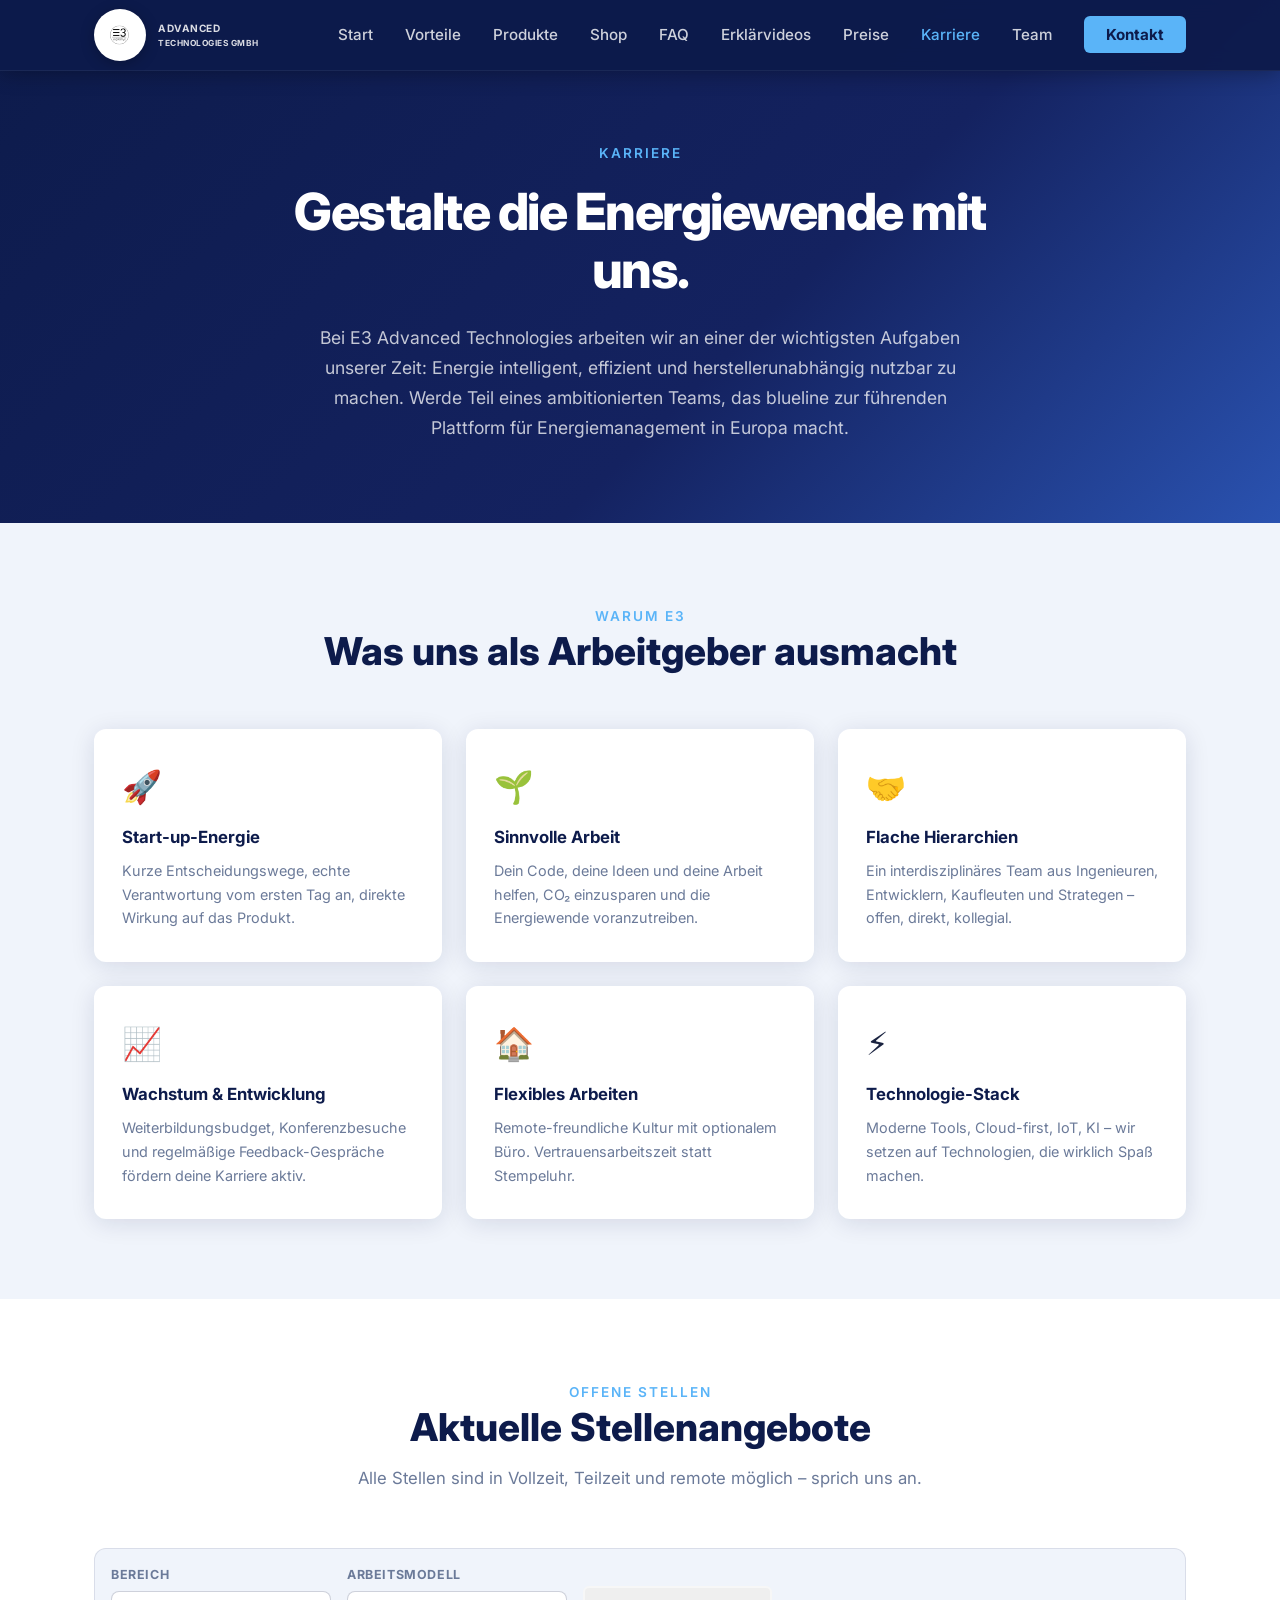
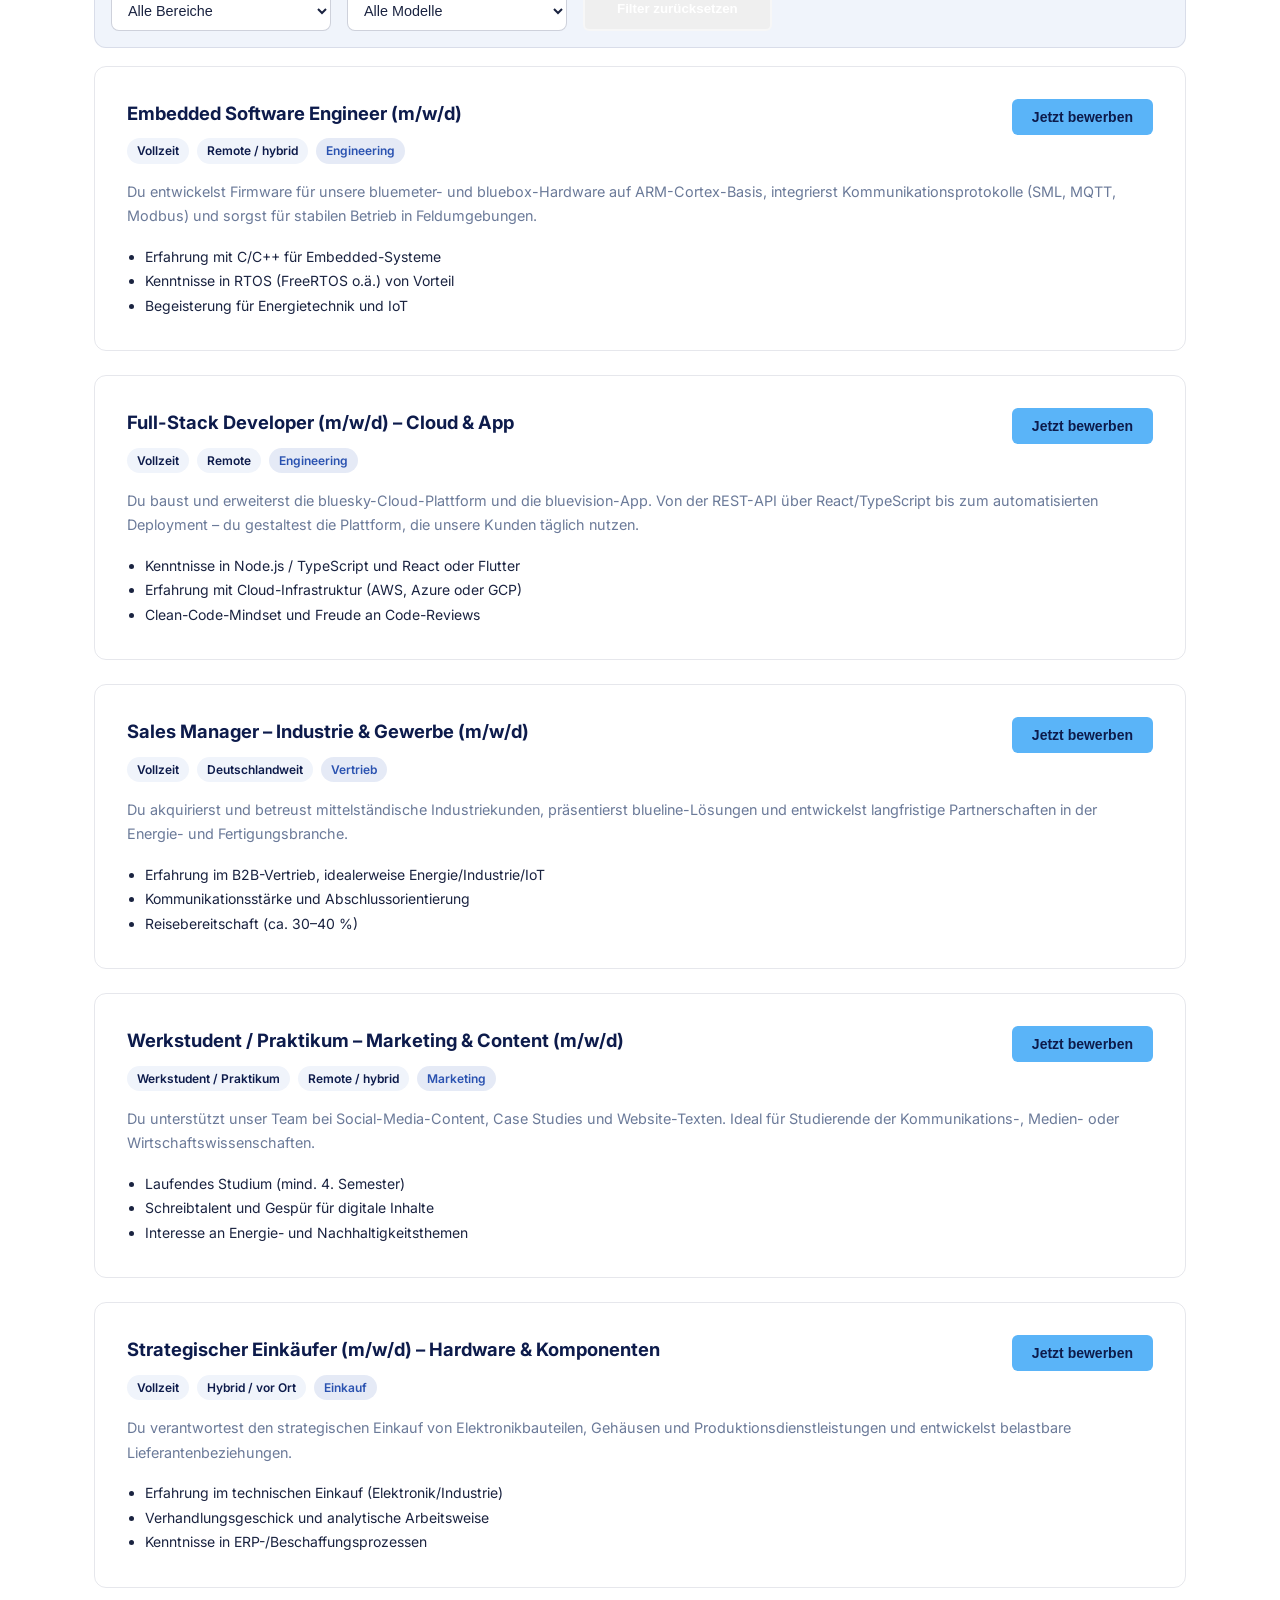
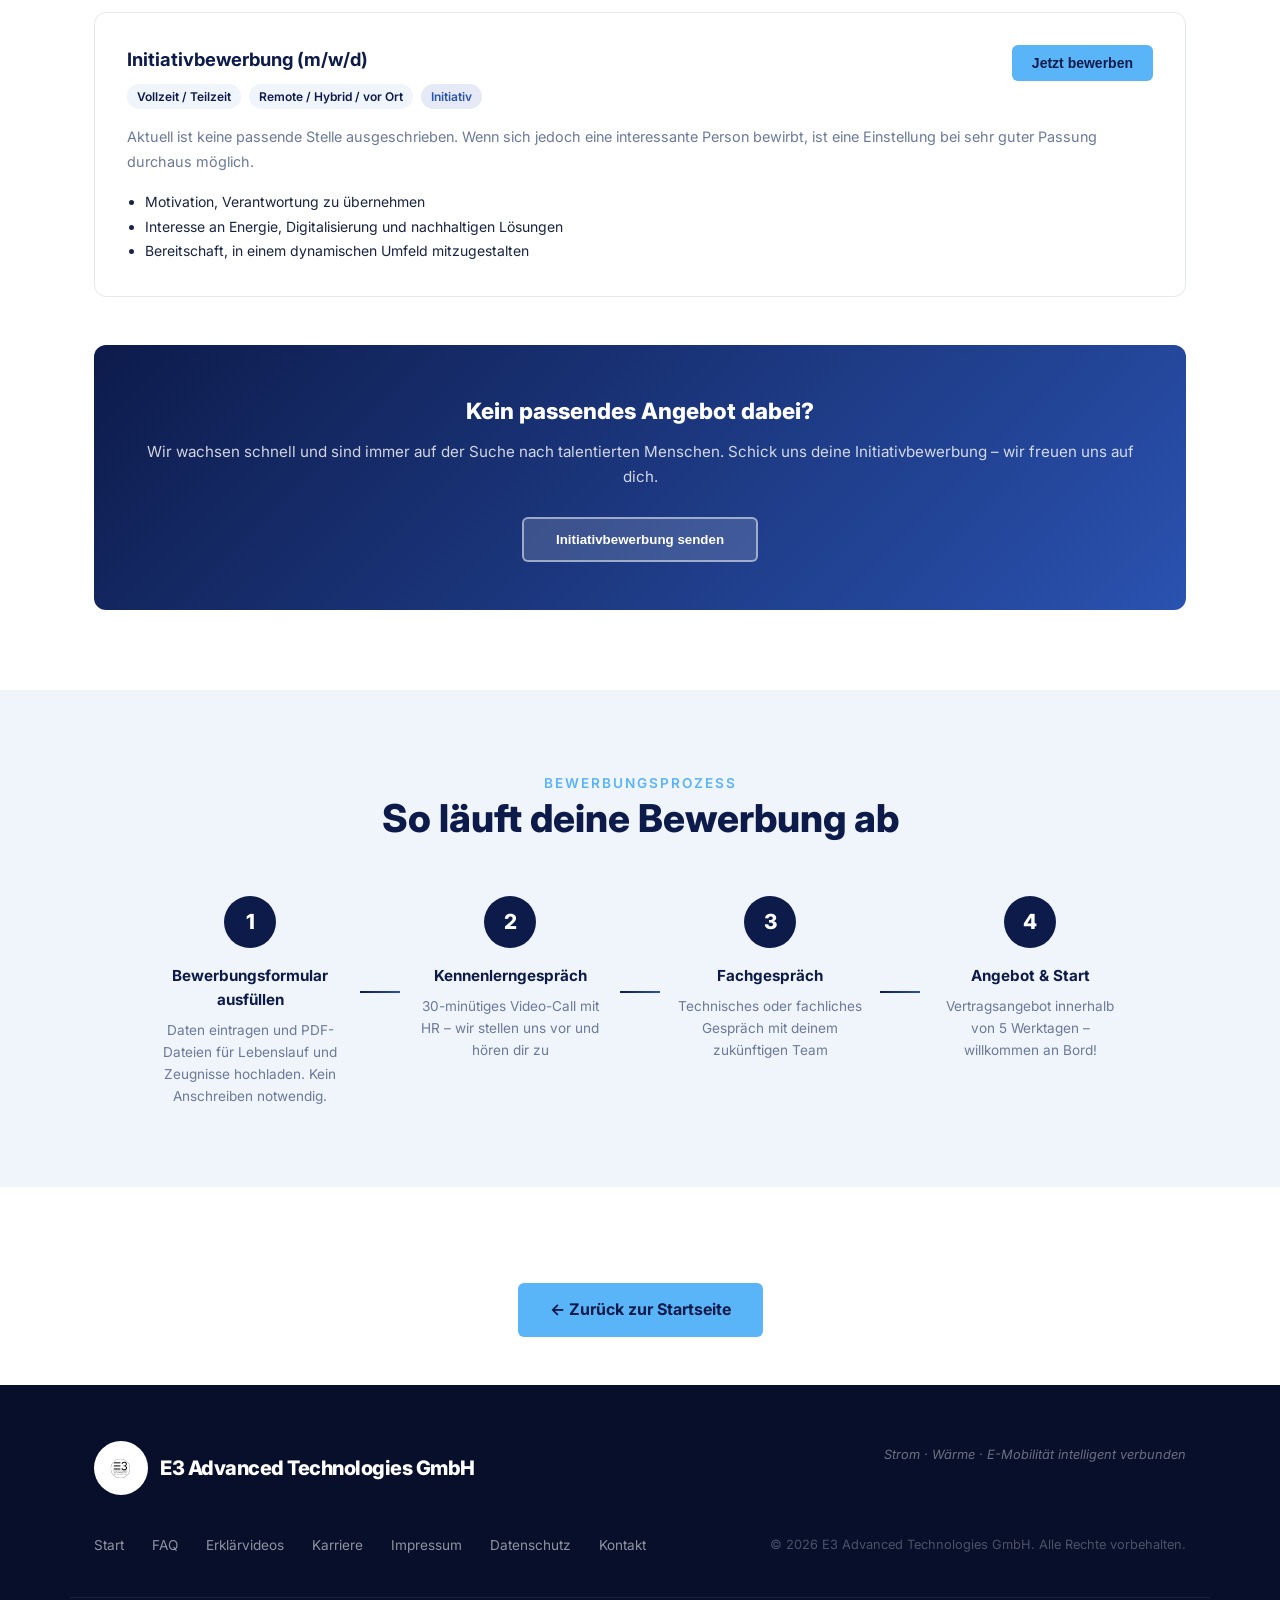
<file: karriere.html>
<!DOCTYPE html>
<html lang="de">
<head>
  <meta charset="UTF-8" />
  <meta name="viewport" content="width=device-width, initial-scale=1.0" />
  <meta name="description" content="Karriere bei E3 Advanced Technologies GmbH – Werde Teil des Teams hinter blueline. Offene Stellen, Praktika und Initiativbewerbungen." />
  <title>Karriere – E3 Advanced Technologies GmbH</title>
  <link rel="stylesheet" href="assets/css/main.css" />
  <link rel="stylesheet" href="assets/css/legal.css" />
  <link rel="preconnect" href="https://fonts.googleapis.com" />
  <link href="https://fonts.googleapis.com/css2?family=Inter:wght@300;400;600;700;800&display=swap" rel="stylesheet" />
</head>
<body>

  <!-- ===== NAVIGATION ===== -->
  <header class="navbar scrolled" id="navbar">
    <div class="container nav-inner">
      <a href="index.html#hero" class="nav-logo">
        <img src="assets/img/e3-logo.svg" alt="E3 Advanced Technologies GmbH Logo" class="logo-mark" />
        <span class="logo-text">ADVANCED<br><small>TECHNOLOGIES GMBH</small></span>
      </a>
      <nav>
        <ul class="nav-links" id="nav-links">
          <li><a href="index.html#hero">Start</a></li>
          <li><a href="index.html#vorteile">Vorteile</a></li>
          <li><a href="index.html#produkt">Produkte</a></li>
          <li><a href="index.html#shop">Shop</a></li>
          <li><a href="faq.html">FAQ</a></li>
          <li><a href="videos.html">Erklärvideos</a></li>
          <li><a href="index.html#preise">Preise</a></li>
          <li><a href="karriere.html" class="active">Karriere</a></li>
          <li><a href="index.html#team">Team</a></li>
          <li><a href="index.html#kontakt" class="btn-nav">Kontakt</a></li>
        </ul>
      </nav>
      <button class="hamburger" id="hamburger" aria-label="Menü öffnen">
        <span></span><span></span><span></span>
      </button>
    </div>
  </header>

  <!-- ===== KARRIERE HERO ===== -->
  <section class="karriere-hero">
    <div class="container karriere-hero-inner">
      <span class="section-eyebrow">Karriere</span>
      <h1 class="karriere-hero-title">Gestalte die Energiewende mit uns.</h1>
      <p class="karriere-hero-sub">
        Bei E3 Advanced Technologies arbeiten wir an einer der wichtigsten Aufgaben unserer Zeit:
        Energie intelligent, effizient und herstellerunabhängig nutzbar zu machen.
        Werde Teil eines ambitionierten Teams, das blueline zur führenden Plattform für
        Energiemanagement in Europa macht.
      </p>
    </div>
  </section>

  <!-- ===== WARUM E3 ===== -->
  <section class="karriere-why">
    <div class="container">
      <div class="section-header">
        <span class="section-eyebrow">Warum E3</span>
        <h2 class="section-title">Was uns als Arbeitgeber ausmacht</h2>
      </div>
      <div class="karriere-benefits-grid">
        <div class="karriere-benefit">
          <div class="kb-icon">🚀</div>
          <h3>Start-up-Energie</h3>
          <p>Kurze Entscheidungswege, echte Verantwortung vom ersten Tag an, direkte Wirkung auf das Produkt.</p>
        </div>
        <div class="karriere-benefit">
          <div class="kb-icon">🌱</div>
          <h3>Sinnvolle Arbeit</h3>
          <p>Dein Code, deine Ideen und deine Arbeit helfen, CO₂ einzusparen und die Energiewende voranzutreiben.</p>
        </div>
        <div class="karriere-benefit">
          <div class="kb-icon">🤝</div>
          <h3>Flache Hierarchien</h3>
          <p>Ein interdisziplinäres Team aus Ingenieuren, Entwicklern, Kaufleuten und Strategen – offen, direkt, kollegial.</p>
        </div>
        <div class="karriere-benefit">
          <div class="kb-icon">📈</div>
          <h3>Wachstum &amp; Entwicklung</h3>
          <p>Weiterbildungsbudget, Konferenzbesuche und regelmäßige Feedback-Gespräche fördern deine Karriere aktiv.</p>
        </div>
        <div class="karriere-benefit">
          <div class="kb-icon">🏠</div>
          <h3>Flexibles Arbeiten</h3>
          <p>Remote-freundliche Kultur mit optionalem Büro. Vertrauensarbeitszeit statt Stempeluhr.</p>
        </div>
        <div class="karriere-benefit">
          <div class="kb-icon">⚡</div>
          <h3>Technologie-Stack</h3>
          <p>Moderne Tools, Cloud-first, IoT, KI – wir setzen auf Technologien, die wirklich Spaß machen.</p>
        </div>
      </div>
    </div>
  </section>

  <!-- ===== OFFENE STELLEN ===== -->
  <section class="karriere-jobs">
    <div class="container">
      <div class="section-header">
        <span class="section-eyebrow">Offene Stellen</span>
        <h2 class="section-title">Aktuelle Stellenangebote</h2>
        <p class="section-desc">Alle Stellen sind in Vollzeit, Teilzeit und remote möglich – sprich uns an.</p>
      </div>

      <div class="job-filters" aria-label="Stellen filtern">
        <div class="job-filter-field">
          <label for="department-filter">Bereich</label>
          <select id="department-filter">
            <option value="all">Alle Bereiche</option>
            <option value="vertrieb">Vertrieb</option>
            <option value="marketing">Marketing</option>
            <option value="engineering">Engineering</option>
            <option value="einkauf">Einkauf</option>
            <option value="initiativ">Initiativ</option>
          </select>
        </div>
        <div class="job-filter-field">
          <label for="mode-filter">Arbeitsmodell</label>
          <select id="mode-filter">
            <option value="all">Alle Modelle</option>
            <option value="remote">Remote</option>
            <option value="hybrid">Hybrid</option>
            <option value="vor-ort">Vor Ort</option>
          </select>
        </div>
        <button type="button" class="btn-secondary" id="reset-filters">Filter zurücksetzen</button>
      </div>

      <p class="jobs-empty" id="jobs-empty" hidden>Keine Stelle für diese Kombination gefunden. Bitte Filter anpassen oder initiativ bewerben.</p>

      <div class="jobs-list">

        <!-- Stelle 1 -->
        <div class="job-card" data-department="engineering" data-modes="remote,hybrid">
          <div class="job-card-head">
            <div>
              <h3>Embedded Software Engineer (m/w/d)</h3>
              <div class="job-meta">
                <span class="job-tag">Vollzeit</span>
                <span class="job-tag">Remote / hybrid</span>
                <span class="job-tag job-tag-dept">Engineering</span>
              </div>
            </div>
            <button type="button" class="btn-primary job-apply-btn apply-trigger" data-jobtitle="Embedded Software Engineer (m/w/d)">Jetzt bewerben</button>
          </div>
          <p>Du entwickelst Firmware für unsere bluemeter- und bluebox-Hardware auf ARM-Cortex-Basis,
          integrierst Kommunikationsprotokolle (SML, MQTT, Modbus) und sorgst für stabilen Betrieb
          in Feld­umgebungen.</p>
          <ul class="job-requirements">
            <li>Erfahrung mit C/C++ für Embedded-Systeme</li>
            <li>Kenntnisse in RTOS (FreeRTOS o.ä.) von Vorteil</li>
            <li>Begeisterung für Energietechnik und IoT</li>
          </ul>
        </div>

        <!-- Stelle 2 -->
        <div class="job-card" data-department="engineering" data-modes="remote">
          <div class="job-card-head">
            <div>
              <h3>Full-Stack Developer (m/w/d) – Cloud &amp; App</h3>
              <div class="job-meta">
                <span class="job-tag">Vollzeit</span>
                <span class="job-tag">Remote</span>
                <span class="job-tag job-tag-dept">Engineering</span>
              </div>
            </div>
            <button type="button" class="btn-primary job-apply-btn apply-trigger" data-jobtitle="Full-Stack Developer (m/w/d) – Cloud &amp; App">Jetzt bewerben</button>
          </div>
          <p>Du baust und erweiterst die bluesky-Cloud-Plattform und die bluevision-App. Von der
          REST-API über React/TypeScript bis zum automatisierten Deployment – du gestaltest die
          Plattform, die unsere Kunden täglich nutzen.</p>
          <ul class="job-requirements">
            <li>Kenntnisse in Node.js / TypeScript und React oder Flutter</li>
            <li>Erfahrung mit Cloud-Infrastruktur (AWS, Azure oder GCP)</li>
            <li>Clean-Code-Mindset und Freude an Code-Reviews</li>
          </ul>
        </div>

        <!-- Stelle 3 -->
        <div class="job-card" data-department="vertrieb" data-modes="hybrid,vor-ort">
          <div class="job-card-head">
            <div>
              <h3>Sales Manager – Industrie &amp; Gewerbe (m/w/d)</h3>
              <div class="job-meta">
                <span class="job-tag">Vollzeit</span>
                <span class="job-tag">Deutschlandweit</span>
                <span class="job-tag job-tag-dept">Vertrieb</span>
              </div>
            </div>
            <button type="button" class="btn-primary job-apply-btn apply-trigger" data-jobtitle="Sales Manager – Industrie &amp; Gewerbe (m/w/d)">Jetzt bewerben</button>
          </div>
          <p>Du akquirierst und betreust mittelständische Industriekunden, präsentierst blueline-Lösungen
          und entwickelst langfristige Partnerschaften in der Energie- und Fertigungsbranche.</p>
          <ul class="job-requirements">
            <li>Erfahrung im B2B-Vertrieb, idealerweise Energie/Industrie/IoT</li>
            <li>Kommunikationsstärke und Abschlussorientierung</li>
            <li>Reisebereitschaft (ca. 30–40 %)</li>
          </ul>
        </div>

        <!-- Stelle 4 -->
        <div class="job-card" data-department="marketing" data-modes="remote,hybrid">
          <div class="job-card-head">
            <div>
              <h3>Werkstudent / Praktikum – Marketing &amp; Content (m/w/d)</h3>
              <div class="job-meta">
                <span class="job-tag">Werkstudent / Praktikum</span>
                <span class="job-tag">Remote / hybrid</span>
                <span class="job-tag job-tag-dept">Marketing</span>
              </div>
            </div>
            <button type="button" class="btn-primary job-apply-btn apply-trigger" data-jobtitle="Werkstudent / Praktikum – Marketing &amp; Content (m/w/d)">Jetzt bewerben</button>
          </div>
          <p>Du unterstützt unser Team bei Social-Media-Content, Case Studies und Website-Texten.
          Ideal für Studierende der Kommunikations-, Medien- oder Wirtschaftswissenschaften.</p>
          <ul class="job-requirements">
            <li>Laufendes Studium (mind. 4. Semester)</li>
            <li>Schreibtalent und Gespür für digitale Inhalte</li>
            <li>Interesse an Energie- und Nachhaltigkeitsthemen</li>
          </ul>
        </div>

        <!-- Stelle 5 -->
        <div class="job-card" data-department="einkauf" data-modes="hybrid,vor-ort">
          <div class="job-card-head">
            <div>
              <h3>Strategischer Einkäufer (m/w/d) – Hardware &amp; Komponenten</h3>
              <div class="job-meta">
                <span class="job-tag">Vollzeit</span>
                <span class="job-tag">Hybrid / vor Ort</span>
                <span class="job-tag job-tag-dept">Einkauf</span>
              </div>
            </div>
            <button type="button" class="btn-primary job-apply-btn apply-trigger" data-jobtitle="Strategischer Einkäufer (m/w/d) – Hardware &amp; Komponenten">Jetzt bewerben</button>
          </div>
          <p>Du verantwortest den strategischen Einkauf von Elektronikbauteilen, Gehäusen und
          Produktionsdienstleistungen und entwickelst belastbare Lieferantenbeziehungen.</p>
          <ul class="job-requirements">
            <li>Erfahrung im technischen Einkauf (Elektronik/Industrie)</li>
            <li>Verhandlungsgeschick und analytische Arbeitsweise</li>
            <li>Kenntnisse in ERP-/Beschaffungsprozessen</li>
          </ul>
        </div>

        <!-- Stelle 6 -->
        <div class="job-card" data-department="initiativ" data-modes="remote,hybrid,vor-ort">
          <div class="job-card-head">
            <div>
              <h3>Initiativbewerbung (m/w/d)</h3>
              <div class="job-meta">
                <span class="job-tag">Vollzeit / Teilzeit</span>
                <span class="job-tag">Remote / Hybrid / vor Ort</span>
                <span class="job-tag job-tag-dept">Initiativ</span>
              </div>
            </div>
            <button type="button" class="btn-primary job-apply-btn apply-trigger" data-jobtitle="Initiativbewerbung (m/w/d)">Jetzt bewerben</button>
          </div>
          <p>
            Aktuell ist keine passende Stelle ausgeschrieben. Wenn sich jedoch eine interessante Person
            bewirbt, ist eine Einstellung bei sehr guter Passung durchaus möglich.
          </p>
          <ul class="job-requirements">
            <li>Motivation, Verantwortung zu übernehmen</li>
            <li>Interesse an Energie, Digitalisierung und nachhaltigen Lösungen</li>
            <li>Bereitschaft, in einem dynamischen Umfeld mitzugestalten</li>
          </ul>
        </div>

      </div>

      <!-- Initiativbewerbung -->
      <div class="job-initiative">
        <h3>Kein passendes Angebot dabei?</h3>
        <p>
          Wir wachsen schnell und sind immer auf der Suche nach talentierten Menschen.
          Schick uns deine Initiativbewerbung – wir freuen uns auf dich.
        </p>
        <button type="button" class="btn-secondary apply-trigger" data-jobtitle="Initiativbewerbung">Initiativbewerbung senden</button>
      </div>
    </div>
  </section>

  <!-- ===== BEWERBUNGSPROZESS ===== -->
  <section class="karriere-process">
    <div class="container">
      <div class="section-header">
        <span class="section-eyebrow">Bewerbungsprozess</span>
        <h2 class="section-title">So läuft deine Bewerbung ab</h2>
      </div>
      <div class="process-steps">
        <div class="process-step">
          <div class="process-number">1</div>
          <h4>Bewerbungsformular ausfüllen</h4>
          <p>Daten eintragen und PDF-Dateien für Lebenslauf und Zeugnisse hochladen. Kein Anschreiben notwendig.</p>
        </div>
        <div class="process-connector"></div>
        <div class="process-step">
          <div class="process-number">2</div>
          <h4>Kennenlerngespräch</h4>
          <p>30-minütiges Video-Call mit HR – wir stellen uns vor und hören dir zu</p>
        </div>
        <div class="process-connector"></div>
        <div class="process-step">
          <div class="process-number">3</div>
          <h4>Fachgespräch</h4>
          <p>Technisches oder fachliches Gespräch mit deinem zukünftigen Team</p>
        </div>
        <div class="process-connector"></div>
        <div class="process-step">
          <div class="process-number">4</div>
          <h4>Angebot &amp; Start</h4>
          <p>Vertragsangebot innerhalb von 5 Werktagen – willkommen an Bord!</p>
        </div>
      </div>
    </div>
  </section>

  <div class="legal-back" style="text-align:center; padding: 48px 0;">
    <a href="index.html" class="btn-primary">&larr; Zurück zur Startseite</a>
  </div>

  <!-- ===== BEWERBUNGS-MODAL ===== -->
  <div class="application-modal" id="application-modal" hidden>
    <div class="application-modal-backdrop" id="application-modal-backdrop"></div>
    <div class="application-modal-dialog" role="dialog" aria-modal="true" aria-labelledby="application-title">
      <button type="button" class="application-close" id="application-close" aria-label="Fenster schließen">&times;</button>
      <h3 id="application-title">Bewerbung</h3>
      <p class="application-subtitle">Bitte fülle die Felder aus. Ein Anschreiben ist nicht erforderlich.</p>
      <p class="application-position">Stelle: <strong id="application-job-title">Initiativbewerbung</strong></p>

      <form id="application-form" class="application-form" novalidate>
        <input type="hidden" id="application-position" name="position" />

        <div class="application-grid" id="initiative-role-group" hidden>
          <div class="application-field">
            <label for="initiative-role">Für welche Art von Stelle bewerben Sie sich?*</label>
            <input
              type="text"
              id="initiative-role"
              name="initiative_role"
              placeholder="z. B. Projektmanagement, Data Science, Einkauf, Vertrieb ..."
            />
            <small>Freitextfeld für Initiativbewerbungen</small>
          </div>
        </div>

        <div class="application-grid two-cols">
          <div class="application-field">
            <label for="vorname">Vorname*</label>
            <input type="text" id="vorname" name="vorname" required />
          </div>
          <div class="application-field">
            <label for="nachname">Name*</label>
            <input type="text" id="nachname" name="nachname" required />
          </div>
        </div>

        <div class="application-grid">
          <div class="application-field">
            <label for="adresse">Adresse*</label>
            <input type="text" id="adresse" name="adresse" required />
          </div>
        </div>

        <div class="application-grid two-cols">
          <div class="application-field">
            <label for="plz">PLZ*</label>
            <input type="text" id="plz" name="plz" pattern="[0-9]{4,5}" required />
          </div>
          <div class="application-field">
            <label for="ort">Ort*</label>
            <input type="text" id="ort" name="ort" required />
          </div>
        </div>

        <div class="application-grid two-cols">
          <div class="application-field">
            <label for="telefon">Telefonnummer*</label>
            <input type="tel" id="telefon" name="telefon" required />
          </div>
          <div class="application-field">
            <label for="email">E-Mail*</label>
            <input type="email" id="email" name="email" required />
          </div>
        </div>

        <div class="application-grid two-cols">
          <div class="application-field">
            <label for="behinderung">Grad der Behinderung (%)</label>
            <div class="percentage-input">
              <input type="number" id="behinderung" name="behinderung" min="0" max="100" step="1" />
              <span class="percent-suffix">%</span>
            </div>
            <small>Freiwillige Angabe</small>
          </div>
          <div class="application-field">
            <label for="lebenslauf">Lebenslauf (PDF, ohne Foto, unter 5MB)*</label>
            <input type="file" id="lebenslauf" name="lebenslauf" accept="application/pdf" required />
          </div>
        </div>

        <div class="application-grid">
          <div class="application-field">
            <label for="zeugnisse">Zeugnisse (PDF, mehrere möglich, je Datei unter 5MB)</label>
            <input type="file" id="zeugnisse" name="zeugnisse" accept="application/pdf" multiple />
          </div>
        </div>

        <p class="application-hint">Mit dem Absenden erklärst du dich mit der Verarbeitung deiner Daten zum Zweck des Bewerbungsprozesses einverstanden.</p>

        <div class="application-actions">
          <button type="button" class="btn-secondary" id="application-cancel">Abbrechen</button>
          <button type="submit" class="btn-primary">Bewerbung absenden</button>
        </div>

        <p id="application-notice" class="application-notice" aria-live="polite"></p>
      </form>
    </div>
  </div>

  <!-- ===== FOOTER ===== -->
  <footer class="footer">
    <div class="container footer-inner">
      <div class="footer-logo">
        <img src="assets/img/e3-logo.svg" alt="E3 Advanced Technologies GmbH Logo" class="footer-logo-mark" />
        <span class="footer-brand">E3 Advanced Technologies GmbH</span>
      </div>
      <p class="footer-tagline">Strom &middot; Wärme &middot; E-Mobilität intelligent verbunden</p>
      <div class="footer-links">
        <a href="index.html">Start</a>
        <a href="faq.html">FAQ</a>
        <a href="videos.html">Erklärvideos</a>
        <a href="karriere.html">Karriere</a>
        <a href="impressum.html">Impressum</a>
        <a href="datenschutz.html">Datenschutz</a>
        <a href="index.html#kontakt">Kontakt</a>
      </div>
      <p class="footer-copy">&copy; 2026 E3 Advanced Technologies GmbH. Alle Rechte vorbehalten.</p>
    </div>
  </footer>

  <script>
    const hamburger = document.getElementById('hamburger');
    const navLinks  = document.getElementById('nav-links');
    hamburger.addEventListener('click', () => {
      const open = navLinks.classList.toggle('open');
      hamburger.classList.toggle('open', open);
    });

    const deptFilter = document.getElementById('department-filter');
    const modeFilter = document.getElementById('mode-filter');
    const resetFilters = document.getElementById('reset-filters');
    const jobCards = document.querySelectorAll('.job-card[data-department]');
    const emptyMessage = document.getElementById('jobs-empty');

    function applyFilters() {
      const selectedDept = deptFilter.value;
      const selectedMode = modeFilter.value;
      let visibleCount = 0;

      jobCards.forEach((card) => {
        const dept = card.dataset.department;
        const modes = (card.dataset.modes || '').split(',').map((v) => v.trim());
        const deptMatch = selectedDept === 'all' || dept === selectedDept;
        const modeMatch = selectedMode === 'all' || modes.includes(selectedMode);
        const show = deptMatch && modeMatch;
        card.style.display = show ? '' : 'none';
        if (show) visibleCount += 1;
      });

      emptyMessage.hidden = visibleCount !== 0;
    }

    deptFilter.addEventListener('change', applyFilters);
    modeFilter.addEventListener('change', applyFilters);
    resetFilters.addEventListener('click', () => {
      deptFilter.value = 'all';
      modeFilter.value = 'all';
      applyFilters();
    });

    const modal = document.getElementById('application-modal');
    const modalBackdrop = document.getElementById('application-modal-backdrop');
    const modalClose = document.getElementById('application-close');
    const modalCancel = document.getElementById('application-cancel');
    const modalTitle = document.getElementById('application-job-title');
    const modalPosition = document.getElementById('application-position');
    const applicationForm = document.getElementById('application-form');
    const applicationNotice = document.getElementById('application-notice');
    const behinderungInput = document.getElementById('behinderung');
    const initiativeRoleGroup = document.getElementById('initiative-role-group');
    const initiativeRoleInput = document.getElementById('initiative-role');
    const applyButtons = document.querySelectorAll('.apply-trigger');

    function openModal(jobTitle) {
      modalTitle.textContent = jobTitle;
      modalPosition.value = jobTitle;
      applicationNotice.textContent = '';
      applicationNotice.className = 'application-notice';

      const isInitiative = /initiativ/i.test(jobTitle);
      initiativeRoleGroup.hidden = !isInitiative;
      initiativeRoleInput.required = isInitiative;
      if (!isInitiative) initiativeRoleInput.value = '';

      modal.hidden = false;
      document.body.classList.add('modal-open');
    }

    function closeModal() {
      modal.hidden = true;
      document.body.classList.remove('modal-open');
    }

    applyButtons.forEach((btn) => {
      btn.addEventListener('click', () => {
        openModal(btn.dataset.jobtitle || 'Initiativbewerbung');
      });
    });

    modalBackdrop.addEventListener('click', closeModal);
    modalClose.addEventListener('click', closeModal);
    modalCancel.addEventListener('click', closeModal);
    document.addEventListener('keydown', (event) => {
      if (event.key === 'Escape' && !modal.hidden) closeModal();
    });

    applicationForm.addEventListener('submit', (event) => {
      event.preventDefault();

      const fileInputs = applicationForm.querySelectorAll('input[type="file"]');
      let invalidFiles = false;
      let tooLargeFiles = false;
      const maxFileSize = 5 * 1024 * 1024;

      fileInputs.forEach((input) => {
        Array.from(input.files).forEach((file) => {
          if (!file.name.toLowerCase().endsWith('.pdf')) invalidFiles = true;
          if (file.size > maxFileSize) tooLargeFiles = true;
        });
      });

      if (!applicationForm.checkValidity()) {
        applicationNotice.textContent = 'Bitte fülle alle Pflichtfelder korrekt aus.';
        applicationNotice.className = 'application-notice error';
        applicationForm.reportValidity();
        return;
      }

      if (invalidFiles) {
        applicationNotice.textContent = 'Bitte nur PDF-Dateien für Lebenslauf und Zeugnisse hochladen.';
        applicationNotice.className = 'application-notice error';
        return;
      }

      if (tooLargeFiles) {
        applicationNotice.textContent = 'Bitte nur Dateien unter 5MB hochladen (je Datei).';
        applicationNotice.className = 'application-notice error';
        return;
      }

      applicationNotice.textContent = 'Vielen Dank. Deine Bewerbung wurde erfasst.';
      applicationNotice.className = 'application-notice success';

      setTimeout(() => {
        applicationForm.reset();
        closeModal();
      }, 900);
    });

    behinderungInput.addEventListener('input', () => {
      const value = Number(behinderungInput.value);
      if (Number.isNaN(value)) return;
      if (value > 100) behinderungInput.value = '100';
      if (value < 0) behinderungInput.value = '0';
    });

    applyFilters();
  </script>
</body>
</html>
</file>
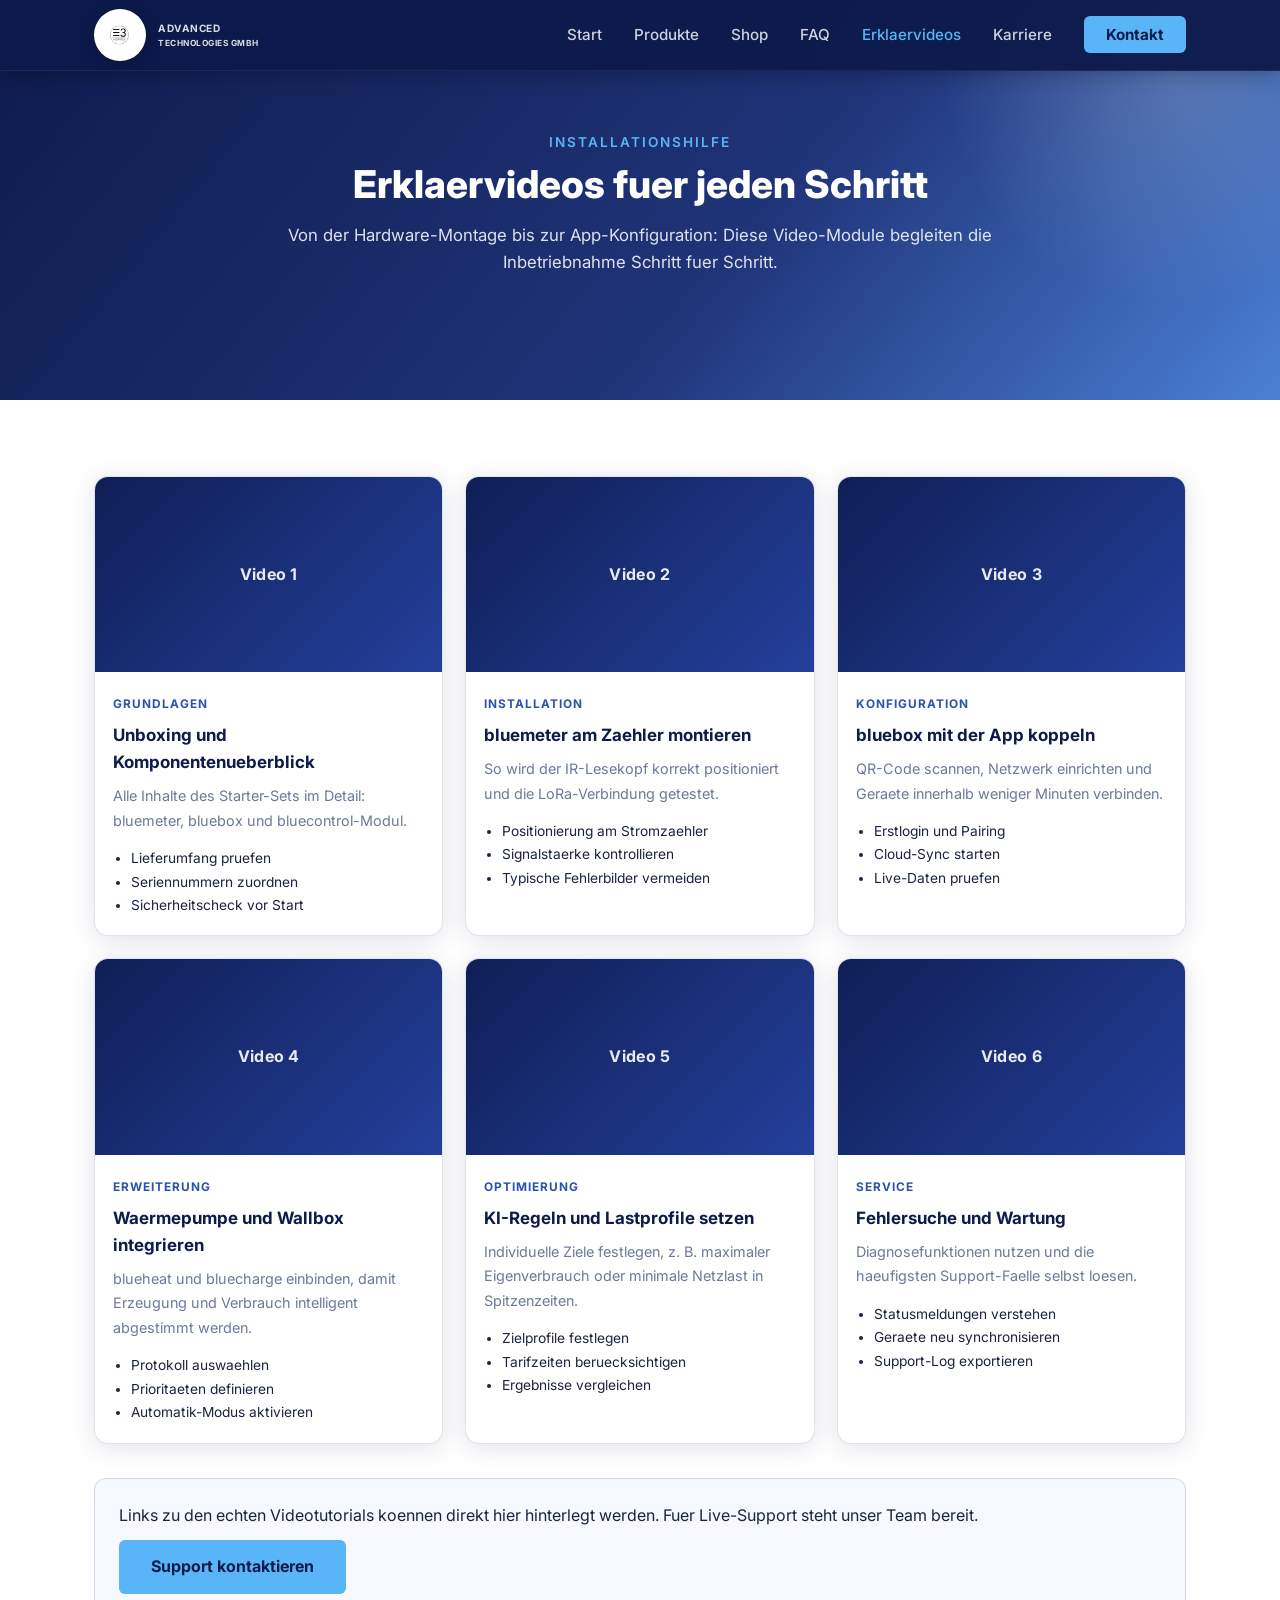
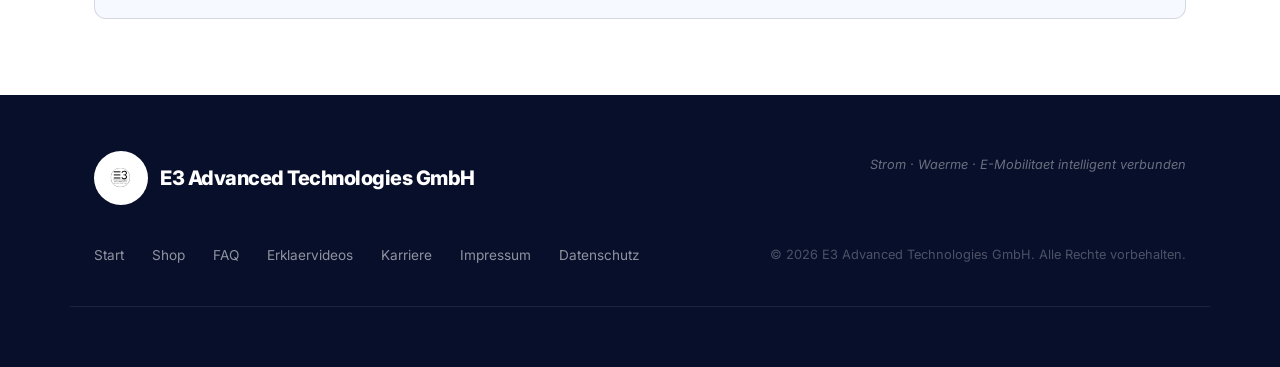
<file: videos.html>
<!DOCTYPE html>
<html lang="de">
<head>
  <meta charset="UTF-8" />
  <meta name="viewport" content="width=device-width, initial-scale=1.0" />
  <meta name="description" content="Erklaervideos fuer die Installation und Einrichtung von blueline." />
  <title>Erklaervideos - E3 Advanced Technologies GmbH</title>
  <link rel="stylesheet" href="assets/css/main.css" />
  <link rel="stylesheet" href="assets/css/support.css" />
  <link rel="preconnect" href="https://fonts.googleapis.com" />
  <link href="https://fonts.googleapis.com/css2?family=Inter:wght@300;400;600;700;800&display=swap" rel="stylesheet" />
</head>
<body>

  <header class="navbar scrolled" id="navbar">
    <div class="container nav-inner">
      <a href="index.html#hero" class="nav-logo">
        <img src="assets/img/e3-logo.svg" alt="E3 Advanced Technologies GmbH Logo" class="logo-mark" />
        <span class="logo-text">ADVANCED<br><small>TECHNOLOGIES GMBH</small></span>
      </a>
      <nav>
        <ul class="nav-links" id="nav-links">
          <li><a href="index.html#hero">Start</a></li>
          <li><a href="index.html#produkt">Produkte</a></li>
          <li><a href="index.html#shop">Shop</a></li>
          <li><a href="faq.html">FAQ</a></li>
          <li><a href="videos.html" class="active">Erklaervideos</a></li>
          <li><a href="karriere.html">Karriere</a></li>
          <li><a href="index.html#kontakt" class="btn-nav">Kontakt</a></li>
        </ul>
      </nav>
      <button class="hamburger" id="hamburger" aria-label="Menue oeffnen">
        <span></span><span></span><span></span>
      </button>
    </div>
  </header>

  <section class="support-hero">
    <div class="container">
      <div class="section-header">
        <p class="section-eyebrow">Installationshilfe</p>
        <h1 class="section-title">Erklaervideos fuer jeden Schritt</h1>
        <p class="section-desc">Von der Hardware-Montage bis zur App-Konfiguration: Diese Video-Module begleiten die Inbetriebnahme Schritt fuer Schritt.</p>
      </div>
    </div>
  </section>

  <main class="video-section">
    <div class="container">
      <div class="video-grid">
        <article class="video-card">
          <div class="video-preview">Video 1</div>
          <div class="video-body">
            <span class="video-meta">Grundlagen</span>
            <h3>Unboxing und Komponentenueberblick</h3>
            <p>Alle Inhalte des Starter-Sets im Detail: bluemeter, bluebox und bluecontrol-Modul.</p>
            <ul class="video-list">
              <li>Lieferumfang pruefen</li>
              <li>Seriennummern zuordnen</li>
              <li>Sicherheitscheck vor Start</li>
            </ul>
          </div>
        </article>

        <article class="video-card">
          <div class="video-preview">Video 2</div>
          <div class="video-body">
            <span class="video-meta">Installation</span>
            <h3>bluemeter am Zaehler montieren</h3>
            <p>So wird der IR-Lesekopf korrekt positioniert und die LoRa-Verbindung getestet.</p>
            <ul class="video-list">
              <li>Positionierung am Stromzaehler</li>
              <li>Signalstaerke kontrollieren</li>
              <li>Typische Fehlerbilder vermeiden</li>
            </ul>
          </div>
        </article>

        <article class="video-card">
          <div class="video-preview">Video 3</div>
          <div class="video-body">
            <span class="video-meta">Konfiguration</span>
            <h3>bluebox mit der App koppeln</h3>
            <p>QR-Code scannen, Netzwerk einrichten und Geraete innerhalb weniger Minuten verbinden.</p>
            <ul class="video-list">
              <li>Erstlogin und Pairing</li>
              <li>Cloud-Sync starten</li>
              <li>Live-Daten pruefen</li>
            </ul>
          </div>
        </article>

        <article class="video-card">
          <div class="video-preview">Video 4</div>
          <div class="video-body">
            <span class="video-meta">Erweiterung</span>
            <h3>Waermepumpe und Wallbox integrieren</h3>
            <p>blueheat und bluecharge einbinden, damit Erzeugung und Verbrauch intelligent abgestimmt werden.</p>
            <ul class="video-list">
              <li>Protokoll auswaehlen</li>
              <li>Prioritaeten definieren</li>
              <li>Automatik-Modus aktivieren</li>
            </ul>
          </div>
        </article>

        <article class="video-card">
          <div class="video-preview">Video 5</div>
          <div class="video-body">
            <span class="video-meta">Optimierung</span>
            <h3>KI-Regeln und Lastprofile setzen</h3>
            <p>Individuelle Ziele festlegen, z. B. maximaler Eigenverbrauch oder minimale Netzlast in Spitzenzeiten.</p>
            <ul class="video-list">
              <li>Zielprofile festlegen</li>
              <li>Tarifzeiten beruecksichtigen</li>
              <li>Ergebnisse vergleichen</li>
            </ul>
          </div>
        </article>

        <article class="video-card">
          <div class="video-preview">Video 6</div>
          <div class="video-body">
            <span class="video-meta">Service</span>
            <h3>Fehlersuche und Wartung</h3>
            <p>Diagnosefunktionen nutzen und die haeufigsten Support-Faelle selbst loesen.</p>
            <ul class="video-list">
              <li>Statusmeldungen verstehen</li>
              <li>Geraete neu synchronisieren</li>
              <li>Support-Log exportieren</li>
            </ul>
          </div>
        </article>
      </div>

      <div class="support-cta">
        <p>Links zu den echten Videotutorials koennen direkt hier hinterlegt werden. Fuer Live-Support steht unser Team bereit.</p>
        <a href="index.html#kontakt" class="btn-primary">Support kontaktieren</a>
      </div>
    </div>
  </main>

  <footer class="footer">
    <div class="container footer-inner">
      <div class="footer-logo">
        <img src="assets/img/e3-logo.svg" alt="E3 Advanced Technologies GmbH Logo" class="footer-logo-mark" />
        <span class="footer-brand">E3 Advanced Technologies GmbH</span>
      </div>
      <p class="footer-tagline">Strom &middot; Waerme &middot; E-Mobilitaet intelligent verbunden</p>
      <div class="footer-links">
        <a href="index.html">Start</a>
        <a href="index.html#shop">Shop</a>
        <a href="faq.html">FAQ</a>
        <a href="videos.html">Erklaervideos</a>
        <a href="karriere.html">Karriere</a>
        <a href="impressum.html">Impressum</a>
        <a href="datenschutz.html">Datenschutz</a>
      </div>
      <p class="footer-copy">&copy; 2026 E3 Advanced Technologies GmbH. Alle Rechte vorbehalten.</p>
    </div>
  </footer>

  <script src="assets/js/support.js"></script>
</body>
</html>
</file>
<file: assets/css/main.css>
/* =============================================
   main.css – Einstiegspunkt
   Importiert alle Partial-Dateien in der
   richtigen Reihenfolge.
   ============================================= */

@import 'base.css';
@import 'navbar.css';
@import 'hero.css';
@import 'sections.css';
@import 'shop.css';
@import 'footer.css';
@import 'responsive.css';
</file>
<file: assets/css/legal.css>
/* =============================================
   legal.css – Unterseiten (Impressum, Datenschutz, Karriere)
   ============================================= */

/* ── Page wrapper ─────────────────────────── */
.legal-page {
  padding-top: 100px; /* navbar height */
  min-height: 80vh;
  background: var(--white);
}

.legal-container {
  max-width: 800px;
  padding: 60px 24px 80px;
}

/* ── Header ────────────────────────────────── */
.legal-title {
  font-size: 2.6rem;
  font-weight: 800;
  color: var(--navy);
  letter-spacing: -1px;
  margin-bottom: 8px;
}

.legal-updated {
  font-size: 0.85rem;
  color: var(--grey-text);
  margin-bottom: 48px;
}

/* ── Sections ──────────────────────────────── */
.legal-section {
  margin-bottom: 40px;
  border-bottom: 1px solid var(--grey-light);
  padding-bottom: 32px;
}
.legal-section:last-of-type { border-bottom: none; }

.legal-section h2 {
  font-size: 1.25rem;
  font-weight: 700;
  color: var(--navy);
  margin-bottom: 14px;
}

.legal-section h3 {
  font-size: 1rem;
  font-weight: 700;
  color: var(--navy);
  margin: 20px 0 8px;
}

.legal-section p {
  font-size: 0.95rem;
  line-height: 1.8;
  color: var(--text-dark);
  margin-bottom: 12px;
}

.legal-section ul {
  margin: 8px 0 12px 20px;
  list-style: disc;
}
.legal-section ul li {
  font-size: 0.95rem;
  line-height: 1.8;
  color: var(--text-dark);
}

.legal-section a {
  color: var(--blue);
  text-decoration: underline;
}
.legal-section a:hover { color: var(--navy); }

/* ── Back button ───────────────────────────── */
.legal-back { margin-top: 48px; }

/* ── Footer copy links (index.html) ────────── */
.footer-copy a {
  color: rgba(255,255,255,0.45);
  text-decoration: none;
  transition: color var(--transition);
}
.footer-copy a:hover { color: var(--white); }

/* =============================================
   Karriere-spezifische Stile
   ============================================= */

/* Hero */
.karriere-hero {
  padding: 140px 0 80px;
  background: linear-gradient(135deg, var(--navy) 0%, var(--navy-mid, #16286a) 60%, var(--blue) 100%);
  text-align: center;
}
.karriere-hero-inner { max-width: 760px; margin: 0 auto; }

.karriere-hero-title {
  font-size: clamp(2rem, 5vw, 3.2rem);
  font-weight: 800;
  color: var(--white);
  letter-spacing: -1.5px;
  line-height: 1.15;
  margin: 16px 0 24px;
}

.karriere-hero-sub {
  font-size: 1.1rem;
  color: rgba(255,255,255,0.75);
  line-height: 1.7;
  max-width: 640px;
  margin: 0 auto;
}

/* Warum E3 – Benefit cards */
.karriere-why { padding: 80px 0; background: var(--grey-light); }

.karriere-benefits-grid {
  display: grid;
  grid-template-columns: repeat(3, 1fr);
  gap: 24px;
  margin-top: 48px;
}

.karriere-benefit {
  background: var(--white);
  border-radius: var(--radius);
  padding: 32px 28px;
  box-shadow: var(--shadow);
}

.kb-icon { font-size: 2rem; margin-bottom: 12px; }

.karriere-benefit h3 {
  font-size: 1.05rem;
  font-weight: 700;
  color: var(--navy);
  margin-bottom: 8px;
}
.karriere-benefit p { font-size: 0.9rem; color: var(--grey-text); line-height: 1.65; }

/* ── Offene Stellen ───────────────────────── */
.karriere-jobs { padding: 80px 0; background: var(--white); }

.job-filters {
  display: flex;
  gap: 16px;
  align-items: flex-end;
  flex-wrap: wrap;
  background: var(--grey-light);
  border: 1px solid rgba(13,27,75,0.1);
  border-radius: var(--radius);
  padding: 16px;
  margin-bottom: 18px;
}

.job-filter-field {
  display: flex;
  flex-direction: column;
  gap: 6px;
  min-width: 220px;
}

.job-filter-field label {
  font-size: 0.78rem;
  text-transform: uppercase;
  letter-spacing: 0.6px;
  color: var(--grey-text);
  font-weight: 700;
}

.job-filter-field select {
  border: 1.5px solid rgba(13,27,75,0.2);
  background: var(--white);
  border-radius: 8px;
  padding: 10px 12px;
  font-size: 0.9rem;
  color: var(--text-dark);
}

.jobs-empty {
  margin: 0 0 20px;
  font-size: 0.9rem;
  color: var(--grey-text);
}

.jobs-list { display: flex; flex-direction: column; gap: 24px; margin-bottom: 48px; }

.job-card {
  border: 1.5px solid rgba(13,27,75,0.1);
  border-radius: var(--radius);
  padding: 32px;
  transition: box-shadow var(--transition), border-color var(--transition);
}
.job-card:hover { box-shadow: var(--shadow-lg); border-color: var(--accent); }

.job-card-head {
  display: flex;
  align-items: flex-start;
  justify-content: space-between;
  gap: 16px;
  margin-bottom: 16px;
}

.job-card-head h3 {
  font-size: 1.15rem;
  font-weight: 700;
  color: var(--navy);
  margin-bottom: 10px;
}

.job-meta { display: flex; flex-wrap: wrap; gap: 8px; }

.job-tag {
  background: var(--grey-light);
  color: var(--navy);
  font-size: 0.75rem;
  font-weight: 600;
  padding: 3px 10px;
  border-radius: 20px;
}
.job-tag-dept { background: rgba(42,82,176,0.12); color: var(--blue); }

.job-apply-btn { white-space: nowrap; flex-shrink: 0; padding: 10px 20px; font-size: 0.875rem; }

.job-card p { font-size: 0.9rem; color: var(--grey-text); line-height: 1.7; margin-bottom: 16px; }

.job-requirements { margin: 0 0 0 18px; list-style: disc; }
.job-requirements li { font-size: 0.875rem; color: var(--text-dark); line-height: 1.75; }

/* Initiativbewerbung box */
.job-initiative {
  background: linear-gradient(135deg, var(--navy) 0%, var(--blue) 100%);
  border-radius: var(--radius);
  padding: 48px 40px;
  text-align: center;
  color: var(--white);
}
.job-initiative h3 { font-size: 1.4rem; font-weight: 800; margin-bottom: 12px; }
.job-initiative p  { font-size: 0.95rem; opacity: 0.8; margin-bottom: 28px; }
.job-initiative .btn-secondary {
  background: rgba(255,255,255,0.15);
  color: var(--white);
  border-color: rgba(255,255,255,0.5);
}
.job-initiative .btn-secondary:hover { background: rgba(255,255,255,0.25); }

/* ── Bewerbungsprozess ───────────────────── */
.karriere-process { padding: 80px 0; background: var(--grey-light); }

.process-steps {
  display: flex;
  align-items: flex-start;
  gap: 0;
  margin-top: 48px;
  flex-wrap: wrap;
  justify-content: center;
}

.process-step {
  flex: 1;
  min-width: 160px;
  max-width: 220px;
  text-align: center;
  padding: 0 16px;
}

.process-number {
  width: 52px;
  height: 52px;
  background: var(--navy);
  color: var(--white);
  border-radius: 50%;
  font-size: 1.3rem;
  font-weight: 800;
  display: flex;
  align-items: center;
  justify-content: center;
  margin: 0 auto 16px;
}

.process-step h4 { font-size: 0.95rem; font-weight: 700; color: var(--navy); margin-bottom: 8px; }
.process-step p  { font-size: 0.85rem; color: var(--grey-text); line-height: 1.6; }
.process-step a  { color: var(--blue); text-decoration: underline; }

.process-connector {
  flex: 0 0 40px;
  height: 2px;
  background: linear-gradient(90deg, var(--navy), var(--blue));
  align-self: center;
  margin-top: -20px;
}

/* ── Bewerbung Modal ─────────────────────── */
body.modal-open {
  overflow: hidden;
}

.application-modal {
  position: fixed;
  inset: 0;
  z-index: 1000;
  display: grid;
  place-items: center;
}

.application-modal[hidden] {
  display: none;
}

.application-modal-backdrop {
  position: absolute;
  inset: 0;
  background: rgba(8, 15, 43, 0.65);
}

.application-modal-dialog {
  position: relative;
  width: min(760px, calc(100% - 32px));
  max-height: calc(100vh - 48px);
  overflow-y: auto;
  background: var(--white);
  border-radius: 14px;
  box-shadow: var(--shadow-lg);
  padding: 28px;
}

.application-close {
  position: absolute;
  top: 12px;
  right: 12px;
  width: 38px;
  height: 38px;
  border: none;
  border-radius: 50%;
  background: var(--grey-light);
  color: var(--navy);
  font-size: 1.4rem;
  cursor: pointer;
}

.application-modal-dialog h3 {
  font-size: 1.5rem;
  color: var(--navy);
  margin-bottom: 6px;
}

.application-subtitle {
  color: var(--grey-text);
  font-size: 0.9rem;
  margin-bottom: 4px;
}

.application-position {
  font-size: 0.9rem;
  margin-bottom: 18px;
  color: var(--text-dark);
}

.application-form {
  display: flex;
  flex-direction: column;
  gap: 14px;
}

.application-grid {
  display: grid;
  grid-template-columns: 1fr;
  gap: 12px;
}

.application-grid.two-cols {
  grid-template-columns: 1fr 1fr;
}

.application-field {
  display: flex;
  flex-direction: column;
  gap: 6px;
}

.application-field label {
  font-size: 0.83rem;
  font-weight: 700;
  color: var(--navy);
}

.application-field input {
  border: 1.5px solid rgba(13,27,75,0.2);
  border-radius: 8px;
  padding: 10px 12px;
  font-size: 0.9rem;
  color: var(--text-dark);
}

.percentage-input {
  display: flex;
  align-items: center;
  border: 1.5px solid rgba(13,27,75,0.2);
  border-radius: 8px;
  overflow: hidden;
}

.percentage-input input {
  border: none;
  flex: 1;
}

.percentage-input input:focus {
  outline: none;
}

.percent-suffix {
  background: var(--grey-light);
  color: var(--grey-text);
  font-weight: 700;
  padding: 10px 12px;
  border-left: 1px solid rgba(13,27,75,0.15);
}

.application-field small {
  font-size: 0.75rem;
  color: var(--grey-text);
}

.application-hint {
  font-size: 0.8rem;
  color: var(--grey-text);
  margin-top: 4px;
}

.application-actions {
  display: flex;
  justify-content: flex-end;
  gap: 10px;
}

.application-notice {
  font-size: 0.88rem;
  margin: 0;
  color: var(--grey-text);
}

.application-notice.error {
  color: #b42318;
}

.application-notice.success {
  color: #027a48;
}

/* ── Responsive ─────────────────────────── */
@media (max-width: 900px) {
  .karriere-benefits-grid { grid-template-columns: repeat(2, 1fr); }
}

@media (max-width: 768px) {
  .karriere-benefits-grid { grid-template-columns: 1fr; }
  .job-filters               { flex-direction: column; align-items: stretch; }
  .job-filter-field          { min-width: 0; }
  .job-card-head            { flex-direction: column; }
  .job-apply-btn            { width: 100%; text-align: center; }
  .application-grid.two-cols { grid-template-columns: 1fr; }
  .application-actions       { flex-direction: column-reverse; }
  .application-actions .btn-primary,
  .application-actions .btn-secondary { width: 100%; text-align: center; }
  .process-connector        { display: none; }
  .process-steps            { gap: 24px; }
  .process-step             { max-width: 100%; width: 100%; }
  .legal-title              { font-size: 2rem; }
  .legal-container          { padding: 40px 20px 60px; }
}
</file>
<file: assets/css/support.css>
/* =============================================
   support.css - FAQ und Erklaervideos
   ============================================= */

.support-hero {
  padding: 132px 0 68px;
  background: linear-gradient(130deg, #0d1b4b 0%, #1f3378 58%, #4a80d4 100%);
  color: var(--white);
  position: relative;
  overflow: hidden;
}

.support-hero::after {
  content: '';
  position: absolute;
  width: 480px;
  height: 480px;
  right: -140px;
  top: -170px;
  border-radius: 50%;
  background: radial-gradient(circle, rgba(255,255,255,0.18) 0%, rgba(255,255,255,0) 70%);
}

.support-hero .section-title,
.support-hero .section-desc {
  color: var(--white);
}

.support-hero .section-desc {
  max-width: 760px;
  opacity: 0.86;
}

.support-section {
  padding: 76px 0;
  background: var(--grey-light);
}

.faq-grid {
  display: grid;
  gap: 14px;
}

.faq-item {
  border: 1px solid rgba(13,27,75,0.15);
  border-radius: 12px;
  background: var(--white);
  overflow: hidden;
}

.faq-question {
  width: 100%;
  border: 0;
  background: transparent;
  padding: 18px 20px;
  text-align: left;
  font-size: 1rem;
  font-weight: 700;
  color: var(--navy);
  display: flex;
  justify-content: space-between;
  align-items: center;
  cursor: pointer;
}

.faq-question span {
  font-size: 1.3rem;
  line-height: 1;
  color: var(--blue);
}

.faq-answer {
  padding: 0 20px 18px;
  color: var(--text-dark);
  line-height: 1.75;
  font-size: 0.95rem;
}

.faq-answer p + p {
  margin-top: 10px;
}

.faq-item .faq-answer {
  display: none;
}

.faq-item.open .faq-answer {
  display: block;
}

.faq-item.open .faq-question span {
  transform: rotate(45deg);
}

.video-section {
  padding: 76px 0;
  background: var(--white);
}

.video-grid {
  display: grid;
  grid-template-columns: repeat(3, minmax(0, 1fr));
  gap: 22px;
}

.video-card {
  border: 1px solid rgba(13,27,75,0.12);
  border-radius: 14px;
  overflow: hidden;
  background: #ffffff;
  box-shadow: var(--shadow);
}

.video-preview {
  aspect-ratio: 16 / 9;
  background: linear-gradient(135deg, #0f1e56 0%, #24409a 100%);
  display: grid;
  place-items: center;
  color: rgba(255,255,255,0.9);
  font-weight: 700;
  font-size: 1rem;
  letter-spacing: 0.3px;
}

.video-body {
  padding: 18px;
}

.video-meta {
  display: inline-block;
  font-size: 0.74rem;
  font-weight: 700;
  text-transform: uppercase;
  letter-spacing: 1px;
  color: var(--blue);
  margin-bottom: 8px;
}

.video-body h3 {
  color: var(--navy);
  font-size: 1.06rem;
  margin-bottom: 8px;
}

.video-body p {
  color: var(--grey-text);
  font-size: 0.9rem;
  line-height: 1.7;
  margin-bottom: 14px;
}

.video-list {
  margin: 10px 0 0 18px;
  list-style: disc;
}

.video-list li {
  color: var(--text-dark);
  font-size: 0.86rem;
  line-height: 1.7;
}

.support-cta {
  margin-top: 34px;
  padding: 24px;
  border-radius: var(--radius);
  border: 1px solid rgba(13,27,75,0.14);
  background: #f6f9ff;
}

.support-cta p {
  color: var(--text-dark);
  margin-bottom: 12px;
}

@media (max-width: 1024px) {
  .video-grid {
    grid-template-columns: repeat(2, minmax(0, 1fr));
  }
}

@media (max-width: 768px) {
  .support-hero {
    padding-top: 116px;
  }

  .video-grid {
    grid-template-columns: 1fr;
  }

  .support-cta {
    padding: 18px;
  }
}
</file>
